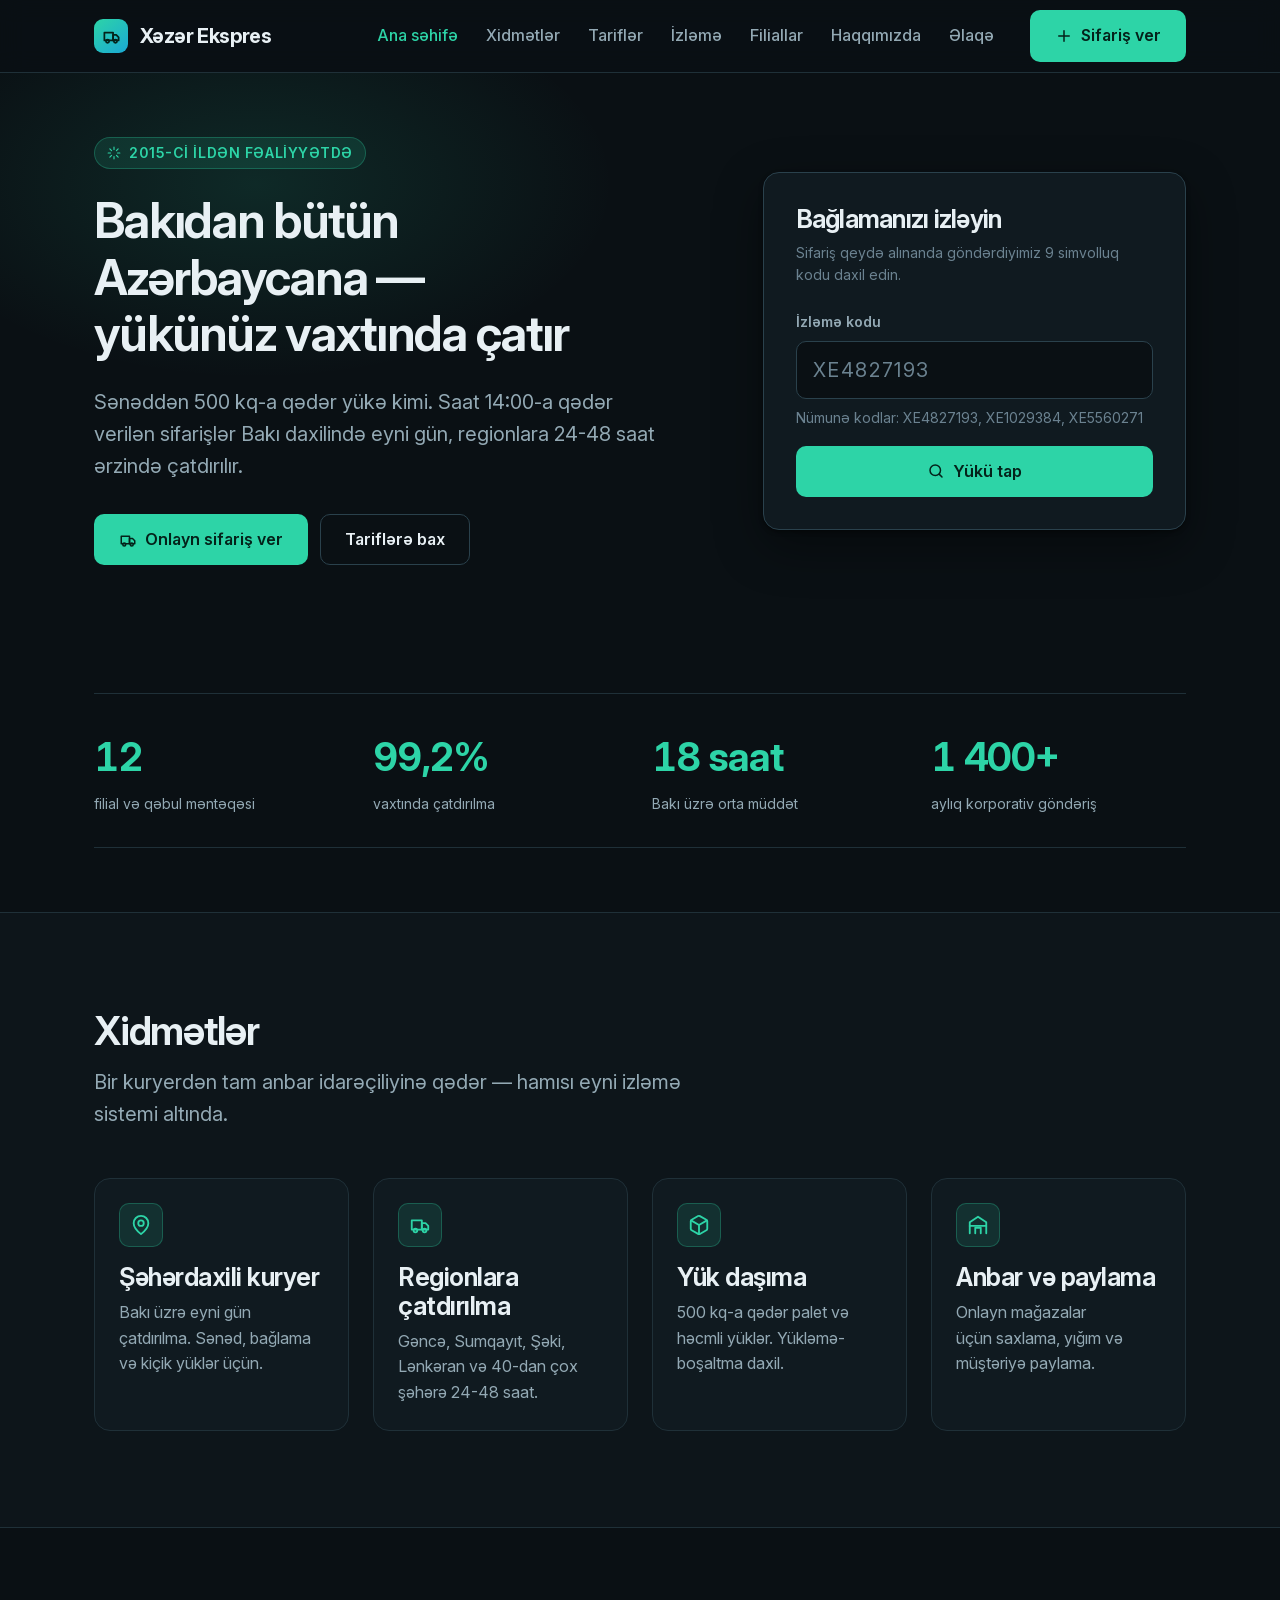
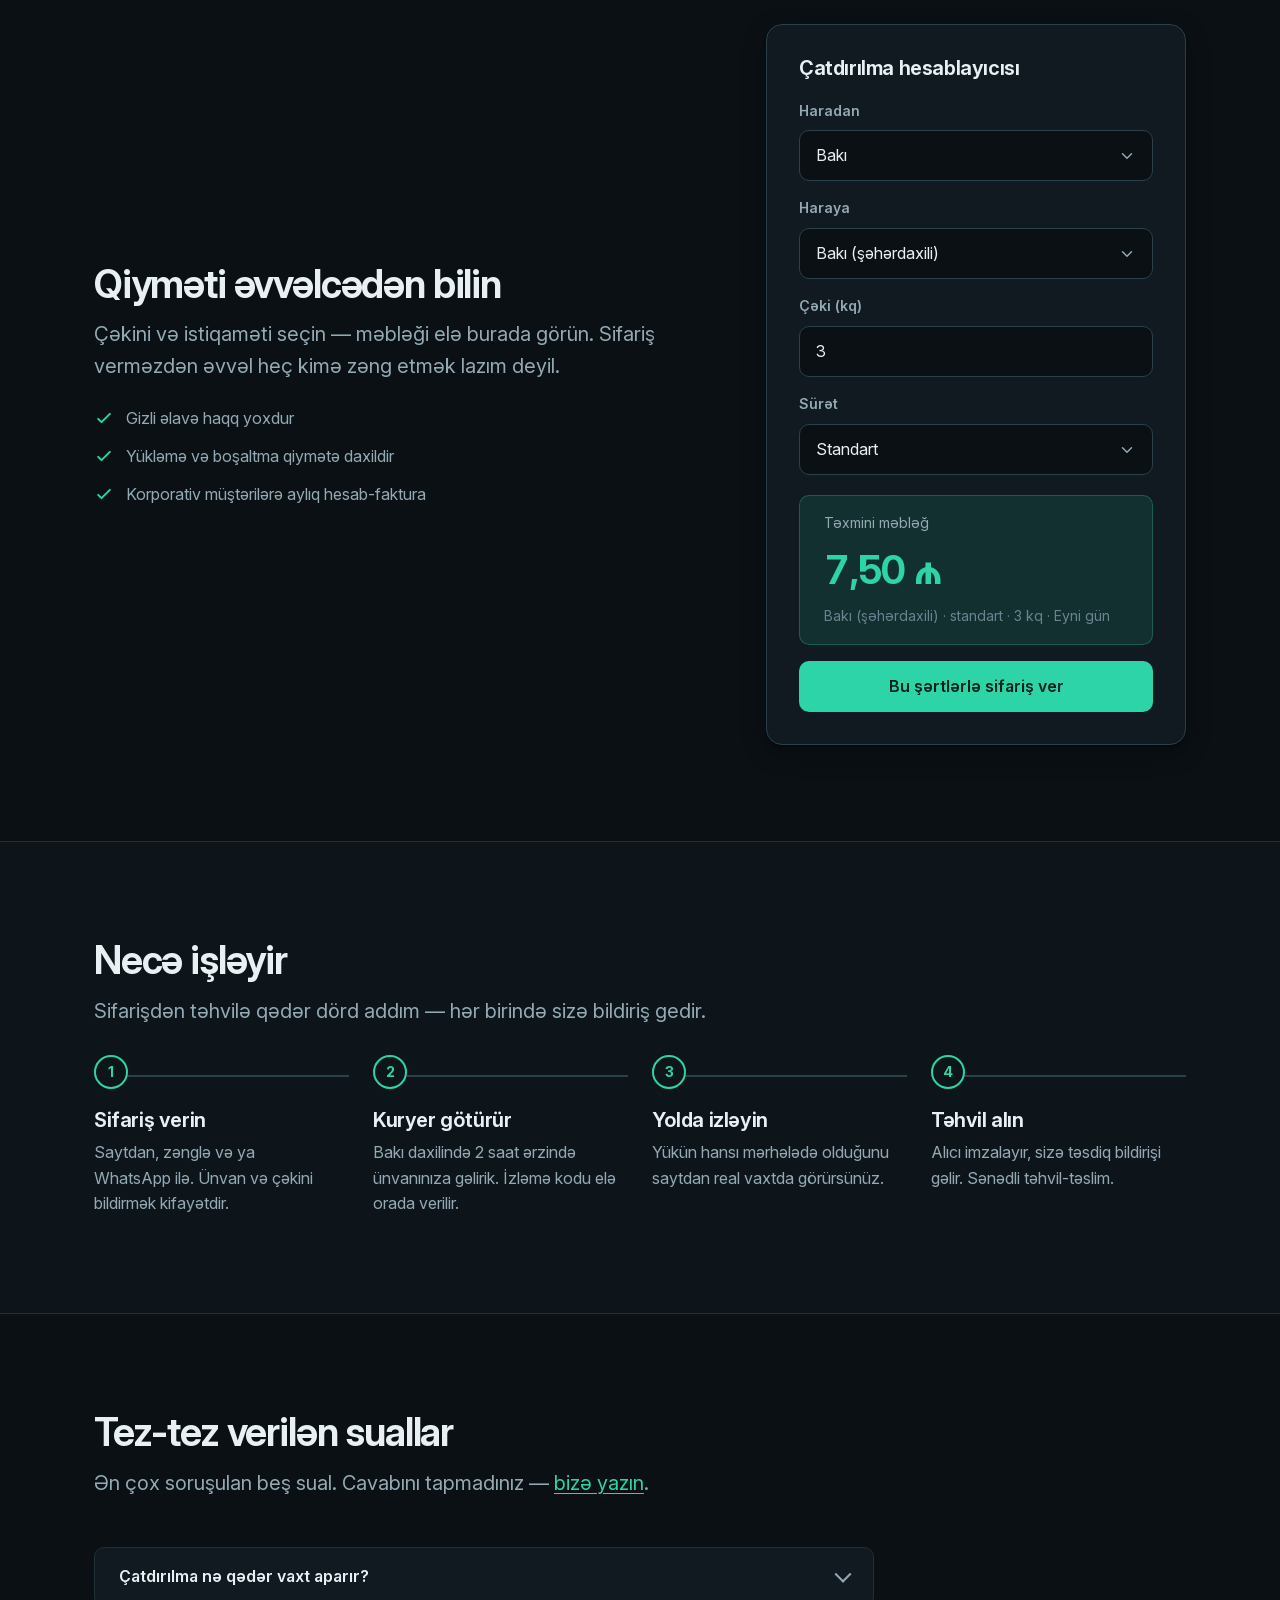
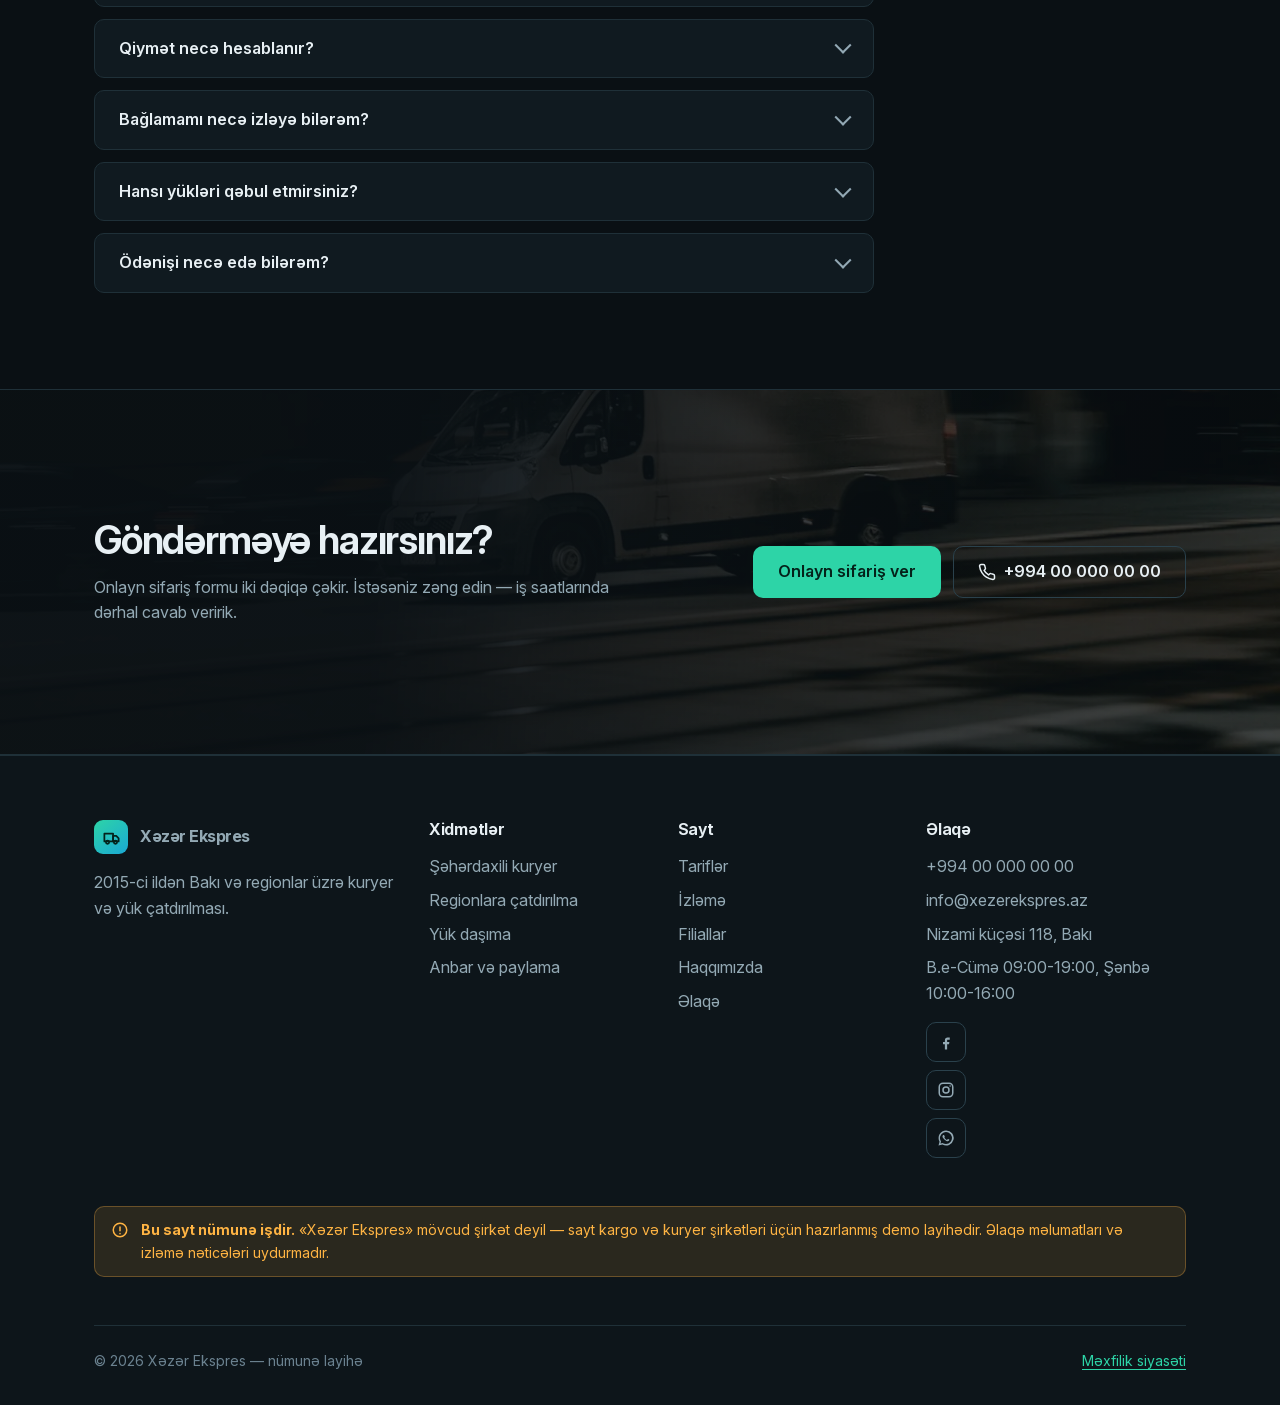
<file: index.html>
<!doctype html>
<html lang="az" class="no-js">
  <head>
    <meta charset="utf-8" />
    <!-- Drops the no-js class before first paint, so the menu never flashes open. -->
    <script>document.documentElement.classList.remove("no-js");</script>
    <meta name="viewport" content="width=device-width, initial-scale=1" />
    <title>Xəzər Ekspres — Bakı və regionlara kuryer və yük çatdırılması</title>
    <meta
      name="description"
      content="Bakı üzrə eyni gün, regionlara 24-48 saat çatdırılma. Bağlamanızı izləmə kodu ilə izləyin, qiyməti əvvəlcədən hesablayın, onlayn sifariş verin."
    />
    <link rel="canonical" href="https://twenion.github.io/cargo-site-demo/" />
    <link rel="icon" href="assets/img/favicon.svg" type="image/svg+xml" />
    <link rel="stylesheet" href="assets/css/style.css" />

    <meta property="og:type" content="website" />
    <meta property="og:site_name" content="Xəzər Ekspres" />
    <meta property="og:locale" content="az_AZ" />
    <meta property="og:title" content="Xəzər Ekspres — kuryer və yük çatdırılması" />
    <meta
      property="og:description"
      content="Bakı üzrə eyni gün, regionlara 24-48 saat. İzləmə, qiymət hesablayıcısı və onlayn sifariş bir yerdə."
    />
    <meta property="og:image" content="https://twenion.github.io/cargo-site-demo/assets/img/og-cover.png" />
    <meta property="og:url" content="https://twenion.github.io/cargo-site-demo/" />
    <meta name="twitter:card" content="summary_large_image" />

    <script type="application/ld+json">
      {
        "@context": "https://schema.org",
        "@graph": [
          {
            "@type": "LocalBusiness",
            "@id": "https://twenion.github.io/cargo-site-demo/#business",
            "name": "Xəzər Ekspres",
            "description": "Bakı və Azərbaycanın regionları üzrə kuryer, bağlama və yük çatdırılması xidməti.",
            "url": "https://twenion.github.io/cargo-site-demo/",
            "telephone": "+994000000000",
            "email": "info@xezerekspres.az",
            "priceRange": "3-45 AZN",
            "currenciesAccepted": "AZN",
            "paymentAccepted": "Nağd, Kart, Bank köçürməsi",
            "address": {
              "@type": "PostalAddress",
              "streetAddress": "Nizami küçəsi 118",
              "addressLocality": "Bakı",
              "postalCode": "AZ1010",
              "addressCountry": "AZ"
            },
            "geo": { "@type": "GeoCoordinates", "latitude": 40.3777, "longitude": 49.8516 },
            "openingHoursSpecification": [
              {
                "@type": "OpeningHoursSpecification",
                "dayOfWeek": ["Monday", "Tuesday", "Wednesday", "Thursday", "Friday"],
                "opens": "09:00",
                "closes": "19:00"
              },
              {
                "@type": "OpeningHoursSpecification",
                "dayOfWeek": "Saturday",
                "opens": "10:00",
                "closes": "16:00"
              }
            ],
            "areaServed": { "@type": "Country", "name": "Azərbaycan" }
          },
          {
            "@type": "WebSite",
            "@id": "https://twenion.github.io/cargo-site-demo/#website",
            "url": "https://twenion.github.io/cargo-site-demo/",
            "name": "Xəzər Ekspres",
            "inLanguage": "az",
            "publisher": { "@id": "https://twenion.github.io/cargo-site-demo/#business" }
          },
          {
            "@type": "FAQPage",
            "mainEntity": [
              {
                "@type": "Question",
                "name": "Çatdırılma nə qədər vaxt aparır?",
                "acceptedAnswer": {
                  "@type": "Answer",
                  "text": "Bakı daxilində saat 14:00-a qədər verilən sifarişlər eyni gün çatdırılır. Regionlara çatdırılma 24-48 saat arasında dəyişir."
                }
              },
              {
                "@type": "Question",
                "name": "Qiymət necə hesablanır?",
                "acceptedAnswer": {
                  "@type": "Answer",
                  "text": "Qiymət çəkiyə və istiqamətə görə müəyyən olunur. Saytdakı hesablayıcı ilə sifariş verməzdən əvvəl dəqiq məbləği görə bilərsiniz."
                }
              },
              {
                "@type": "Question",
                "name": "Bağlamamı necə izləyə bilərəm?",
                "acceptedAnswer": {
                  "@type": "Answer",
                  "text": "Sifariş qeydə alınanda sizə 9 simvoldan ibarət izləmə kodu göndərilir. Kodu saytın yuxarısındakı xanaya yazıb yükünüzün hazırkı mərhələsini görə bilərsiniz."
                }
              },
              {
                "@type": "Question",
                "name": "Hansı yükləri qəbul etmirsiniz?",
                "acceptedAnswer": {
                  "@type": "Answer",
                  "text": "Partlayıcı və yanacaq maddələri, silah, narkotik vasitələr, canlı heyvan və tez xarab olan qida məhsulları qəbul edilmir."
                }
              },
              {
                "@type": "Question",
                "name": "Ödənişi necə edə bilərəm?",
                "acceptedAnswer": {
                  "@type": "Answer",
                  "text": "Nağd, kartla və ya bank köçürməsi ilə. Korporativ müştərilər üçün aylıq hesab-faktura ilə ödəniş mümkündür."
                }
              }
            ]
          }
        ]
      }
    </script>
  </head>

  <body>
    <a class="skip-link" href="#main">Əsas məzmuna keç</a>

    <header class="site-header">
      <div class="wrap site-header__inner">
        <a class="logo" href="index.html">
          <span class="logo__mark" aria-hidden="true">
            <svg viewBox="0 0 24 24" fill="none" stroke="currentColor" stroke-width="2.2" stroke-linecap="round" stroke-linejoin="round">
              <path d="M3 7h11v10H3z" /><path d="M14 10h4l3 3v4h-7z" />
              <circle cx="7" cy="18" r="2" /><circle cx="17" cy="18" r="2" />
            </svg>
          </span>
          Xəzər Ekspres
        </a>

        <button class="nav-toggle" type="button" aria-expanded="false" aria-controls="main-nav">
          <span class="visually-hidden">Menyunu aç</span>
          <svg class="nav-toggle__open" viewBox="0 0 24 24" fill="none" stroke="currentColor" stroke-width="2" stroke-linecap="round" aria-hidden="true">
            <path d="M4 7h16M4 12h16M4 17h16" />
          </svg>
          <svg class="nav-toggle__close" viewBox="0 0 24 24" fill="none" stroke="currentColor" stroke-width="2" stroke-linecap="round" aria-hidden="true">
            <path d="M6 6l12 12M18 6L6 18" />
          </svg>
        </button>

        <nav class="nav" id="main-nav" aria-label="Əsas menyu">
          <ul class="nav__list">
            <li><a class="nav__link" href="index.html" aria-current="page">Ana səhifə</a></li>
            <li><a class="nav__link" href="xidmetler.html">Xidmətlər</a></li>
            <li><a class="nav__link" href="tarifler.html">Tariflər</a></li>
            <li><a class="nav__link" href="izleme.html">İzləmə</a></li>
            <li><a class="nav__link" href="filiallar.html">Filiallar</a></li>
            <li><a class="nav__link" href="haqqimizda.html">Haqqımızda</a></li>
            <li><a class="nav__link" href="elaqe.html">Əlaqə</a></li>
          </ul>
        </nav>

        <a class="btn btn--primary header-cta" href="sifaris.html">
          <svg viewBox="0 0 24 24" fill="none" stroke="currentColor" stroke-width="2" stroke-linecap="round" stroke-linejoin="round" aria-hidden="true">
            <path d="M12 5v14M5 12h14" />
          </svg>
          Sifariş ver
        </a>
      </div>
    </header>

    <main id="main">
      <!-- Hero: the tracking box is the first thing a returning customer needs,
           so it sits above everything else rather than in a sub-page. -->
      <section class="hero">
        <div class="wrap hero__inner">
          <div class="hero__copy">
            <p class="eyebrow">
              <svg viewBox="0 0 24 24" fill="none" stroke="currentColor" stroke-width="2" stroke-linecap="round" aria-hidden="true">
                <path d="M12 2v4M12 18v4M4.9 4.9l2.9 2.9M16.2 16.2l2.9 2.9M2 12h4M18 12h4M4.9 19.1l2.9-2.9M16.2 7.8l2.9-2.9" />
              </svg>
              2015-ci ildən fəaliyyətdə
            </p>
            <h1>Bakıdan bütün Azərbaycana — yükünüz vaxtında çatır</h1>
            <p class="hero__lede">
              Sənəddən 500 kq-a qədər yükə kimi. Saat 14:00-a qədər verilən sifarişlər Bakı
              daxilində eyni gün, regionlara 24-48 saat ərzində çatdırılır.
            </p>
            <div class="hero__actions">
              <a class="btn btn--primary" href="sifaris.html">
                <svg viewBox="0 0 24 24" fill="none" stroke="currentColor" stroke-width="2" stroke-linecap="round" stroke-linejoin="round" aria-hidden="true">
                  <path d="M3 7h11v10H3z" /><path d="M14 10h4l3 3v4h-7z" />
                  <circle cx="7" cy="18" r="2" /><circle cx="17" cy="18" r="2" />
                </svg>
                Onlayn sifariş ver
              </a>
              <a class="btn btn--ghost" href="tarifler.html">Tariflərə bax</a>
            </div>
          </div>

          <div class="track-box">
            <h2 class="track-box__title">Bağlamanızı izləyin</h2>
            <p class="dim">Sifariş qeydə alınanda göndərdiyimiz 9 simvolluq kodu daxil edin.</p>
            <form class="track-form" action="izleme.html" method="get" data-track-form>
              <div class="field">
                <label for="track-code">İzləmə kodu</label>
                <input
                  class="input"
                  id="track-code"
                  name="kod"
                  type="text"
                  inputmode="latin"
                  autocomplete="off"
                  placeholder="XE4827193"
                  pattern="[A-Za-z]{2}[0-9]{7}"
                  maxlength="9"
                  required
                  aria-describedby="track-hint"
                />
                <p class="field-error" data-error>Kod 2 hərf və 7 rəqəmdən ibarət olmalıdır. Nümunə: XE4827193</p>
                <p class="dim" id="track-hint">Nümunə kodlar: XE4827193, XE1029384, XE5560271</p>
              </div>
              <button class="btn btn--primary btn--block" type="submit">
                <svg viewBox="0 0 24 24" fill="none" stroke="currentColor" stroke-width="2" stroke-linecap="round" aria-hidden="true">
                  <circle cx="11" cy="11" r="7" /><path d="m20 20-3.5-3.5" />
                </svg>
                Yükü tap
              </button>
            </form>
          </div>
        </div>
      </section>

      <!-- Numbers a courier customer actually asks about. -->
      <section class="section--tight stats">
        <div class="wrap">
          <ul class="stats__list">
            <li><strong>12</strong><span>filial və qəbul məntəqəsi</span></li>
            <li><strong>99,2%</strong><span>vaxtında çatdırılma</span></li>
            <li><strong>18 saat</strong><span>Bakı üzrə orta müddət</span></li>
            <li><strong>1 400+</strong><span>aylıq korporativ göndəriş</span></li>
          </ul>
        </div>
      </section>

      <section class="section section--alt" id="xidmetler">
        <div class="wrap">
          <div class="section-head">
            <h2>Xidmətlər</h2>
            <p>Bir kuryerdən tam anbar idarəçiliyinə qədər — hamısı eyni izləmə sistemi altında.</p>
          </div>

          <div class="grid grid--4">
            <article class="card card--link">
              <span class="card-icon" aria-hidden="true">
                <svg viewBox="0 0 24 24" fill="none" stroke="currentColor" stroke-width="2" stroke-linecap="round" stroke-linejoin="round">
                  <circle cx="12" cy="10" r="3" /><path d="M12 2a8 8 0 0 0-8 8c0 5.4 8 12 8 12s8-6.6 8-12a8 8 0 0 0-8-8z" />
                </svg>
              </span>
              <h3>Şəhərdaxili kuryer</h3>
              <p>Bakı üzrə eyni gün çatdırılma. Sənəd, bağlama və kiçik yüklər üçün.</p>
            </article>

            <article class="card card--link">
              <span class="card-icon" aria-hidden="true">
                <svg viewBox="0 0 24 24" fill="none" stroke="currentColor" stroke-width="2" stroke-linecap="round" stroke-linejoin="round">
                  <path d="M3 7h11v10H3z" /><path d="M14 10h4l3 3v4h-7z" />
                  <circle cx="7" cy="18" r="2" /><circle cx="17" cy="18" r="2" />
                </svg>
              </span>
              <h3>Regionlara çatdırılma</h3>
              <p>Gəncə, Sumqayıt, Şəki, Lənkəran və 40-dan çox şəhərə 24-48 saat.</p>
            </article>

            <article class="card card--link">
              <span class="card-icon" aria-hidden="true">
                <svg viewBox="0 0 24 24" fill="none" stroke="currentColor" stroke-width="2" stroke-linecap="round" stroke-linejoin="round">
                  <path d="M21 16V8a2 2 0 0 0-1-1.73l-7-4a2 2 0 0 0-2 0l-7 4A2 2 0 0 0 3 8v8a2 2 0 0 0 1 1.73l7 4a2 2 0 0 0 2 0l7-4A2 2 0 0 0 21 16z" />
                  <path d="m3.3 7 8.7 5 8.7-5M12 22V12" />
                </svg>
              </span>
              <h3>Yük daşıma</h3>
              <p>500 kq-a qədər palet və həcmli yüklər. Yükləmə-boşaltma daxil.</p>
            </article>

            <article class="card card--link">
              <span class="card-icon" aria-hidden="true">
                <svg viewBox="0 0 24 24" fill="none" stroke="currentColor" stroke-width="2" stroke-linecap="round" stroke-linejoin="round">
                  <path d="M3 21V9l9-6 9 6v12" /><path d="M9 21v-6h6v6" /><path d="M3 13h18" />
                </svg>
              </span>
              <h3>Anbar və paylama</h3>
              <p>Onlayn mağazalar üçün saxlama, yığım və müştəriyə paylama.</p>
            </article>
          </div>
        </div>
      </section>

      <!-- Price calculator: the second core feature. Works as a plain form
           without JS, and updates live when JS is available. -->
      <section class="section" id="hesablayici">
        <div class="wrap calc">
          <div class="calc__copy">
            <div class="section-head">
              <h2>Qiyməti əvvəlcədən bilin</h2>
              <p>
                Çəkini və istiqaməti seçin — məbləği elə burada görün. Sifariş verməzdən əvvəl
                heç kimə zəng etmək lazım deyil.
              </p>
            </div>
            <ul class="tick-list">
              <li>
                <svg viewBox="0 0 24 24" fill="none" stroke="currentColor" stroke-width="2.4" stroke-linecap="round" stroke-linejoin="round" aria-hidden="true"><path d="m5 13 4 4L19 7" /></svg>
                Gizli əlavə haqq yoxdur
              </li>
              <li>
                <svg viewBox="0 0 24 24" fill="none" stroke="currentColor" stroke-width="2.4" stroke-linecap="round" stroke-linejoin="round" aria-hidden="true"><path d="m5 13 4 4L19 7" /></svg>
                Yükləmə və boşaltma qiymətə daxildir
              </li>
              <li>
                <svg viewBox="0 0 24 24" fill="none" stroke="currentColor" stroke-width="2.4" stroke-linecap="round" stroke-linejoin="round" aria-hidden="true"><path d="m5 13 4 4L19 7" /></svg>
                Korporativ müştərilərə aylıq hesab-faktura
              </li>
            </ul>
          </div>

          <form class="calc__panel" data-calc-form>
            <h3 class="calc__title">Çatdırılma hesablayıcısı</h3>

            <div class="field">
              <label for="calc-from">Haradan</label>
              <select class="select" id="calc-from" name="from" data-calc-from>
                <option value="baku">Bakı</option>
                <option value="sumqayit">Sumqayıt</option>
                <option value="gence">Gəncə</option>
              </select>
            </div>

            <div class="field">
              <label for="calc-to">Haraya</label>
              <select class="select" id="calc-to" name="to" data-calc-to>
                <option value="baku">Bakı (şəhərdaxili)</option>
                <option value="sumqayit">Sumqayıt / Abşeron</option>
                <option value="region-yaxin">Yaxın regionlar (Gəncə, Şəki, Quba)</option>
                <option value="region-uzaq">Uzaq regionlar (Lənkəran, Zaqatala, Naxçıvan)</option>
              </select>
            </div>

            <div class="field">
              <label for="calc-weight">Çəki (kq)</label>
              <input class="input" id="calc-weight" name="weight" type="number" min="0.5" max="500" step="0.5" value="3" data-calc-weight />
            </div>

            <div class="field">
              <label for="calc-speed">Sürət</label>
              <select class="select" id="calc-speed" name="speed" data-calc-speed>
                <option value="standart">Standart</option>
                <option value="tecili">Təcili (+50%)</option>
              </select>
            </div>

            <output class="calc__result" data-calc-output>
              <span class="calc__result-label">Təxmini məbləğ</span>
              <span class="calc__result-value" data-calc-price>7,50 ₼</span>
              <span class="calc__result-note" data-calc-note>Bakı daxili · standart · 3 kq</span>
            </output>

            <noscript>
              <p class="dim">
                Dəqiq məbləği <a href="tarifler.html">tariflər cədvəlində</a> görə bilərsiniz.
              </p>
            </noscript>

            <a class="btn btn--primary btn--block" href="sifaris.html">Bu şərtlərlə sifariş ver</a>
          </form>
        </div>
      </section>

      <section class="section section--alt">
        <div class="wrap">
          <div class="section-head">
            <h2>Necə işləyir</h2>
            <p>Sifarişdən təhvilə qədər dörd addım — hər birində sizə bildiriş gedir.</p>
          </div>

          <ol class="steps">
            <li class="steps__item">
              <span class="steps__num">1</span>
              <h3>Sifariş verin</h3>
              <p>Saytdan, zənglə və ya WhatsApp ilə. Ünvan və çəkini bildirmək kifayətdir.</p>
            </li>
            <li class="steps__item">
              <span class="steps__num">2</span>
              <h3>Kuryer götürür</h3>
              <p>Bakı daxilində 2 saat ərzində ünvanınıza gəlirik. İzləmə kodu elə orada verilir.</p>
            </li>
            <li class="steps__item">
              <span class="steps__num">3</span>
              <h3>Yolda izləyin</h3>
              <p>Yükün hansı mərhələdə olduğunu saytdan real vaxtda görürsünüz.</p>
            </li>
            <li class="steps__item">
              <span class="steps__num">4</span>
              <h3>Təhvil alın</h3>
              <p>Alıcı imzalayır, sizə təsdiq bildirişi gəlir. Sənədli təhvil-təslim.</p>
            </li>
          </ol>
        </div>
      </section>

      <section class="section">
        <div class="wrap faq">
          <div class="section-head">
            <h2>Tez-tez verilən suallar</h2>
            <p>Ən çox soruşulan beş sual. Cavabını tapmadınız — <a href="elaqe.html">bizə yazın</a>.</p>
          </div>

          <div class="faq__list">
            <details class="faq__item">
              <summary>Çatdırılma nə qədər vaxt aparır?</summary>
              <p>
                Bakı daxilində saat 14:00-a qədər verilən sifarişlər eyni gün çatdırılır.
                Regionlara çatdırılma 24-48 saat arasında dəyişir — dəqiq müddət
                <a href="tarifler.html">tariflər səhifəsində</a> istiqamətə görə göstərilib.
              </p>
            </details>

            <details class="faq__item">
              <summary>Qiymət necə hesablanır?</summary>
              <p>
                Qiymət çəkiyə və istiqamətə görə müəyyən olunur. Yuxarıdakı hesablayıcı ilə
                sifariş verməzdən əvvəl dəqiq məbləği görə bilərsiniz. Yükləmə-boşaltma
                qiymətə daxildir.
              </p>
            </details>

            <details class="faq__item">
              <summary>Bağlamamı necə izləyə bilərəm?</summary>
              <p>
                Sifariş qeydə alınanda sizə 9 simvoldan ibarət izləmə kodu göndərilir
                (məsələn XE4827193). Kodu <a href="izleme.html">izləmə səhifəsinə</a> yazıb
                yükünüzün hazırkı mərhələsini görə bilərsiniz.
              </p>
            </details>

            <details class="faq__item">
              <summary>Hansı yükləri qəbul etmirsiniz?</summary>
              <p>
                Partlayıcı və yanacaq maddələri, silah, narkotik vasitələr, canlı heyvan və
                tez xarab olan qida məhsulları qəbul edilmir. Şübhəniz varsa, göndərməzdən
                əvvəl bizimlə dəqiqləşdirin.
              </p>
            </details>

            <details class="faq__item">
              <summary>Ödənişi necə edə bilərəm?</summary>
              <p>
                Nağd, kartla və ya bank köçürməsi ilə. Korporativ müştərilər üçün aylıq
                hesab-faktura ilə ödəniş mümkündür.
              </p>
            </details>
          </div>
        </div>
      </section>

      <section class="section cta cta--photo">
        <div class="wrap cta__inner">
          <div>
            <h2>Göndərməyə hazırsınız?</h2>
            <p class="muted">
              Onlayn sifariş formu iki dəqiqə çəkir. İstəsəniz zəng edin — iş saatlarında
              dərhal cavab veririk.
            </p>
          </div>
          <div class="cta__actions">
            <a class="btn btn--primary" href="sifaris.html">Onlayn sifariş ver</a>
            <a class="btn btn--ghost" href="tel:+994000000000">
              <svg viewBox="0 0 24 24" fill="none" stroke="currentColor" stroke-width="2" stroke-linecap="round" stroke-linejoin="round" aria-hidden="true">
                <path d="M22 16.9v3a2 2 0 0 1-2.2 2 19.8 19.8 0 0 1-8.6-3.1 19.5 19.5 0 0 1-6-6A19.8 19.8 0 0 1 2.1 4.2 2 2 0 0 1 4.1 2h3a2 2 0 0 1 2 1.7c.1 1 .4 1.9.7 2.8a2 2 0 0 1-.5 2.1L8.1 9.9a16 16 0 0 0 6 6l1.3-1.3a2 2 0 0 1 2.1-.4c.9.3 1.8.6 2.8.7a2 2 0 0 1 1.7 2z" />
              </svg>
              +994 00 000 00 00
            </a>
          </div>
        </div>
      </section>
    </main>

    <footer class="site-footer">
      <div class="wrap">
        <div class="footer-grid">
          <div class="footer-col">
            <a class="logo" href="index.html">
              <span class="logo__mark" aria-hidden="true">
                <svg viewBox="0 0 24 24" fill="none" stroke="currentColor" stroke-width="2.2" stroke-linecap="round" stroke-linejoin="round">
                  <path d="M3 7h11v10H3z" /><path d="M14 10h4l3 3v4h-7z" />
                  <circle cx="7" cy="18" r="2" /><circle cx="17" cy="18" r="2" />
                </svg>
              </span>
              Xəzər Ekspres
            </a>
            <p class="muted" style="margin-top: var(--s-4)">
              2015-ci ildən Bakı və regionlar üzrə kuryer və yük çatdırılması.
            </p>
          </div>

          <div class="footer-col">
            <h4>Xidmətlər</h4>
            <ul>
              <li><a href="xidmetler.html">Şəhərdaxili kuryer</a></li>
              <li><a href="xidmetler.html">Regionlara çatdırılma</a></li>
              <li><a href="xidmetler.html">Yük daşıma</a></li>
              <li><a href="xidmetler.html">Anbar və paylama</a></li>
            </ul>
          </div>

          <div class="footer-col">
            <h4>Sayt</h4>
            <ul>
              <li><a href="tarifler.html">Tariflər</a></li>
              <li><a href="izleme.html">İzləmə</a></li>
              <li><a href="filiallar.html">Filiallar</a></li>
              <li><a href="haqqimizda.html">Haqqımızda</a></li>
              <li><a href="elaqe.html">Əlaqə</a></li>
            </ul>
          </div>

          <div class="footer-col">
            <h4>Əlaqə</h4>
            <ul>
              <li><a href="tel:+994000000000">+994 00 000 00 00</a></li>
              <li><a href="mailto:info@xezerekspres.az">info@xezerekspres.az</a></li>
              <li class="muted">Nizami küçəsi 118, Bakı</li>
              <li class="muted">B.e-Cümə 09:00-19:00, Şənbə 10:00-16:00</li>
            </ul>
            <ul class="social" style="margin-top: var(--s-4)">
              <li>
                <a href="https://www.facebook.com/" rel="noopener nofollow" target="_blank">
                  <span class="visually-hidden">Facebook səhifəmiz</span>
                  <svg viewBox="0 0 24 24" fill="currentColor" aria-hidden="true"><path d="M14 9h3V6h-3c-2 0-3.5 1.6-3.5 3.5V12H8v3h2.5v7h3v-7H16l.5-3h-3V9.5c0-.3.2-.5.5-.5z" /></svg>
                </a>
              </li>
              <li>
                <a href="https://www.instagram.com/" rel="noopener nofollow" target="_blank">
                  <span class="visually-hidden">Instagram səhifəmiz</span>
                  <svg viewBox="0 0 24 24" fill="none" stroke="currentColor" stroke-width="2" aria-hidden="true"><rect x="3" y="3" width="18" height="18" rx="5" /><circle cx="12" cy="12" r="4" /><circle cx="17.5" cy="6.5" r="1" fill="currentColor" stroke="none" /></svg>
                </a>
              </li>
              <li>
                <a href="https://wa.me/994000000000" rel="noopener nofollow" target="_blank">
                  <span class="visually-hidden">WhatsApp ilə yazın</span>
                  <svg viewBox="0 0 24 24" fill="currentColor" aria-hidden="true"><path d="M12 2a10 10 0 0 0-8.6 15L2 22l5.2-1.4A10 10 0 1 0 12 2zm0 18a8 8 0 0 1-4.1-1.1l-.3-.2-3 .8.8-2.9-.2-.3A8 8 0 1 1 12 20zm4.4-5.8c-.2-.1-1.4-.7-1.6-.8-.2-.1-.4-.1-.5.1l-.7.9c-.1.2-.3.2-.5.1a6.5 6.5 0 0 1-3.2-2.8c-.1-.2 0-.4.1-.5l.4-.5c.1-.2.1-.3 0-.5l-.7-1.7c-.2-.4-.4-.4-.5-.4h-.5c-.2 0-.5.1-.7.3-.9.9-.9 2.1-.1 3.4a9.4 9.4 0 0 0 4.6 4.1c1.5.6 2.5.5 3.2-.1.3-.3.6-.8.7-1.2.1-.3 0-.4-.2-.5z" /></svg>
                </a>
              </li>
            </ul>
          </div>
        </div>

        <div class="demo-notice" style="margin-top: var(--s-7)">
          <svg viewBox="0 0 24 24" fill="none" stroke="currentColor" stroke-width="2" stroke-linecap="round" aria-hidden="true">
            <circle cx="12" cy="12" r="9" /><path d="M12 8v5M12 16.5v.5" />
          </svg>
          <span>
            <strong>Bu sayt nümunə işdir.</strong> «Xəzər Ekspres» mövcud şirkət deyil —
            sayt kargo və kuryer şirkətləri üçün hazırlanmış demo layihədir. Əlaqə
            məlumatları və izləmə nəticələri uydurmadır.
          </span>
        </div>

        <div class="footer-bottom">
          <p>© 2026 Xəzər Ekspres — nümunə layihə</p>
          <p><a href="mexfilik.html">Məxfilik siyasəti</a></p>
        </div>
      </div>
    </footer>

    <script src="assets/js/data.js" defer></script>
    <script src="assets/js/site.js" defer></script>
  </body>
</html>
</file>
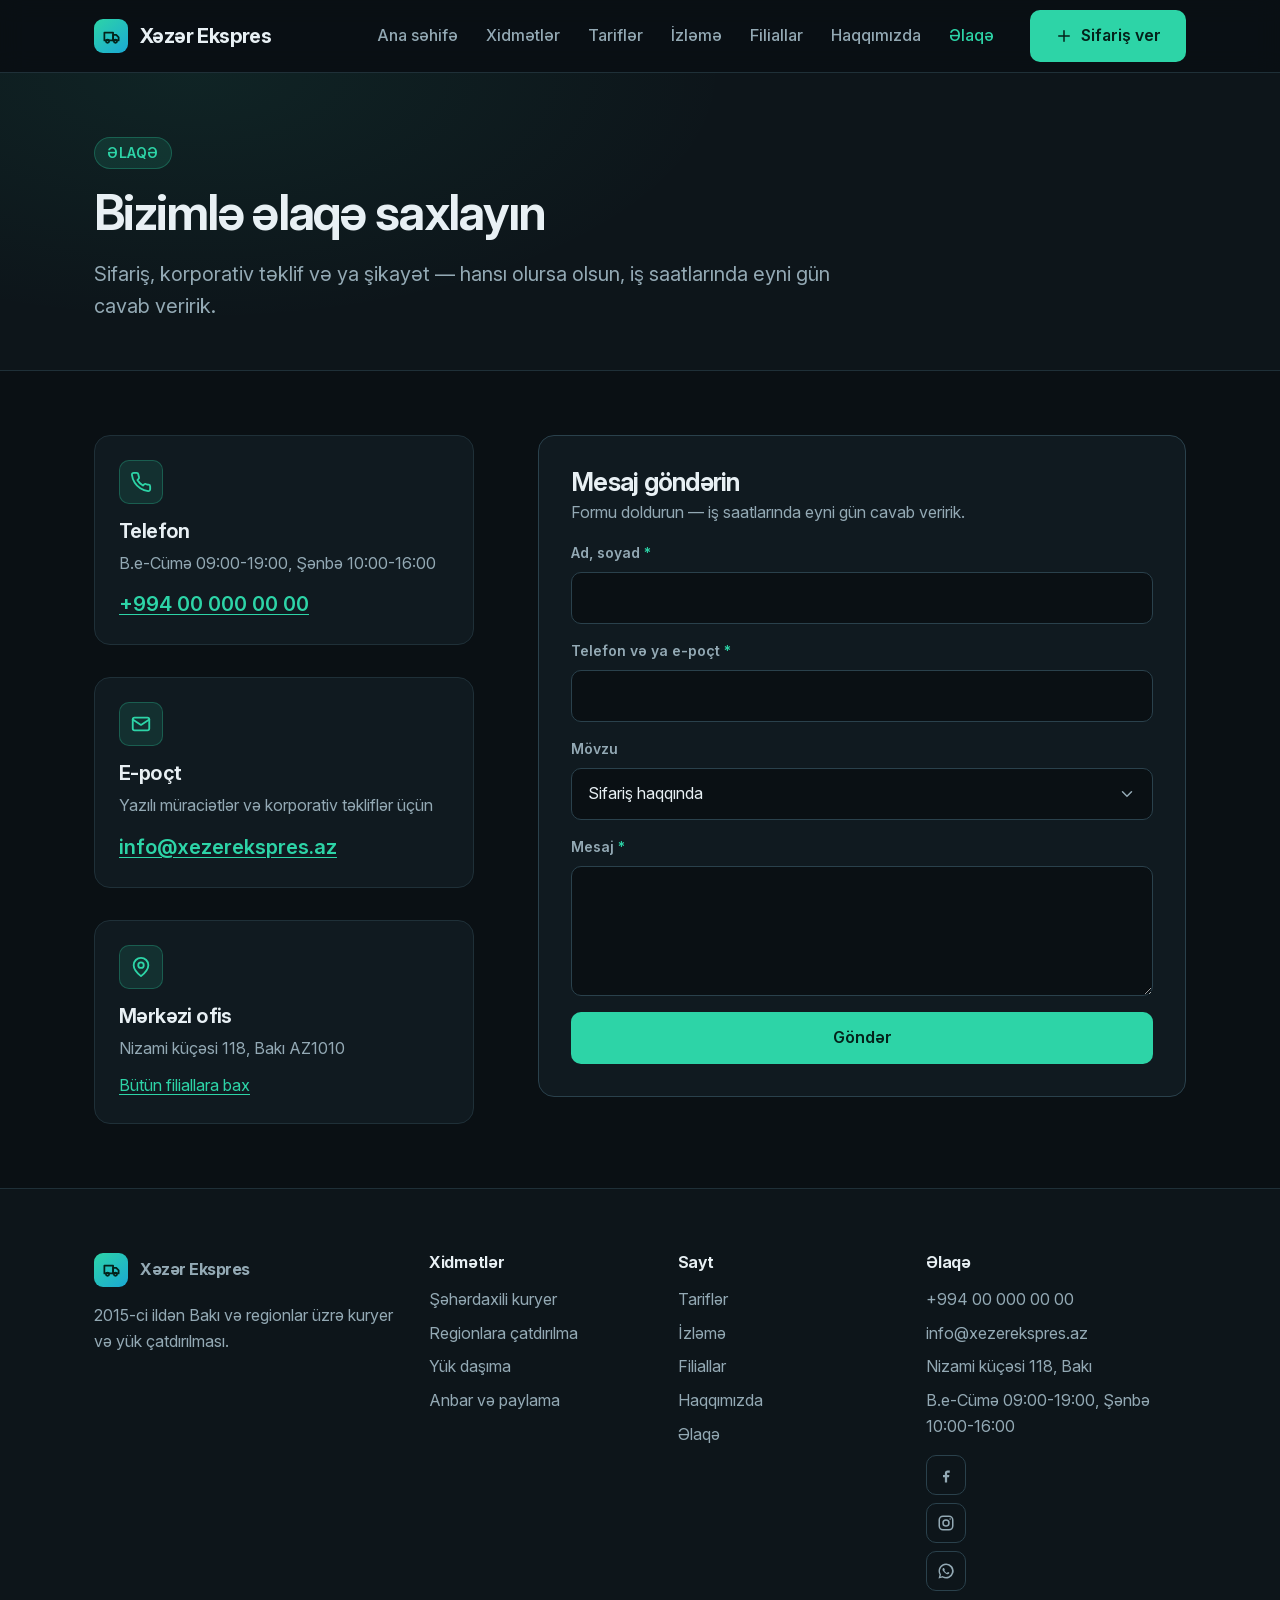
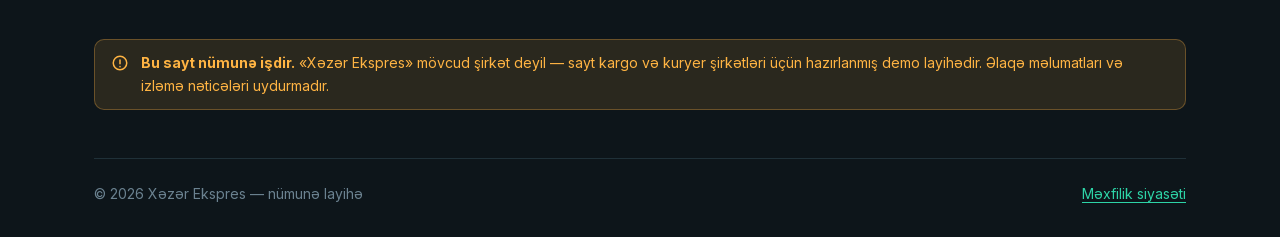
<file: elaqe.html>
<!doctype html>
<html lang="az" class="no-js">
  <head>
    <meta charset="utf-8" />
    <!-- Drops the no-js class before first paint, so the menu never flashes open. -->
    <script>document.documentElement.classList.remove("no-js");</script>
    <meta name="viewport" content="width=device-width, initial-scale=1" />
    <title>Əlaqə — telefon, e-poçt və ünvan | Xəzər Ekspres</title>
    <meta name="description" content="Telefon +994 00 000 00 00, e-poçt info@xezerekspres.az, mərkəzi ofis Nizami küçəsi 118, Bakı. Mesaj formu ilə də yaza bilərsiniz." />
    <link rel="canonical" href="https://twenion.github.io/cargo-site-demo/elaqe.html" />
    <link rel="icon" href="assets/img/favicon.svg" type="image/svg+xml" />
    <link rel="stylesheet" href="assets/css/style.css" />

    <meta property="og:type" content="website" />
    <meta property="og:site_name" content="Xəzər Ekspres" />
    <meta property="og:locale" content="az_AZ" />
    <meta property="og:title" content="Əlaqə" />
    <meta property="og:description" content="Telefon, e-poçt, ünvan və mesaj formu." />
    <meta property="og:image" content="https://twenion.github.io/cargo-site-demo/assets/img/og-cover.png" />
    <meta property="og:url" content="https://twenion.github.io/cargo-site-demo/elaqe.html" />
    <meta name="twitter:card" content="summary_large_image" />

    <script type="application/ld+json">
      {
        "@context": "https://schema.org",
        "@type": "BreadcrumbList",
        "itemListElement": [
          { "@type": "ListItem", "position": 1, "name": "Ana səhifə", "item": "https://twenion.github.io/cargo-site-demo/" },
          { "@type": "ListItem", "position": 2, "name": "Əlaqə", "item": "https://twenion.github.io/cargo-site-demo/elaqe.html" }
        ]
      }
    </script>
  </head>

  <body>
    <a class="skip-link" href="#main">Əsas məzmuna keç</a>

    <header class="site-header">
      <div class="wrap site-header__inner">
        <a class="logo" href="index.html">
          <span class="logo__mark" aria-hidden="true">
            <svg viewBox="0 0 24 24" fill="none" stroke="currentColor" stroke-width="2.2" stroke-linecap="round" stroke-linejoin="round">
              <path d="M3 7h11v10H3z" /><path d="M14 10h4l3 3v4h-7z" />
              <circle cx="7" cy="18" r="2" /><circle cx="17" cy="18" r="2" />
            </svg>
          </span>
          Xəzər Ekspres
        </a>

        <button class="nav-toggle" type="button" aria-expanded="false" aria-controls="main-nav">
          <span class="visually-hidden">Menyunu aç</span>
          <svg class="nav-toggle__open" viewBox="0 0 24 24" fill="none" stroke="currentColor" stroke-width="2" stroke-linecap="round" aria-hidden="true">
            <path d="M4 7h16M4 12h16M4 17h16" />
          </svg>
          <svg class="nav-toggle__close" viewBox="0 0 24 24" fill="none" stroke="currentColor" stroke-width="2" stroke-linecap="round" aria-hidden="true">
            <path d="M6 6l12 12M18 6L6 18" />
          </svg>
        </button>

        <nav class="nav" id="main-nav" aria-label="Əsas menyu">
          <ul class="nav__list">
            <li><a class="nav__link" href="index.html">Ana səhifə</a></li>
            <li><a class="nav__link" href="xidmetler.html">Xidmətlər</a></li>
            <li><a class="nav__link" href="tarifler.html">Tariflər</a></li>
            <li><a class="nav__link" href="izleme.html">İzləmə</a></li>
            <li><a class="nav__link" href="filiallar.html">Filiallar</a></li>
            <li><a class="nav__link" href="haqqimizda.html">Haqqımızda</a></li>
            <li><a class="nav__link" href="elaqe.html" aria-current="page">Əlaqə</a></li>
          </ul>
        </nav>

        <a class="btn btn--primary header-cta" href="sifaris.html">
          <svg viewBox="0 0 24 24" fill="none" stroke="currentColor" stroke-width="2" stroke-linecap="round" stroke-linejoin="round" aria-hidden="true">
            <path d="M12 5v14M5 12h14" />
          </svg>
          Sifariş ver
        </a>
      </div>
    </header>

    <main id="main">
      <section class="page-head">
        <div class="wrap">
          <p class="eyebrow">Əlaqə</p>
          <h1>Bizimlə əlaqə saxlayın</h1>
          <p class="page-head__lede">Sifariş, korporativ təklif və ya şikayət — hansı olursa olsun, iş saatlarında eyni gün cavab veririk.</p>
        </div>
      </section>

      <section class="section--tight">
        <div class="wrap contact">
          <div class="contact__channels stack-lg">
            <div class="card">
              <span class="card-icon" aria-hidden="true">
                <svg viewBox="0 0 24 24" fill="none" stroke="currentColor" stroke-width="2" stroke-linecap="round" stroke-linejoin="round">
                  <path d="M22 16.9v3a2 2 0 0 1-2.2 2 19.8 19.8 0 0 1-8.6-3.1 19.5 19.5 0 0 1-6-6A19.8 19.8 0 0 1 2.1 4.2 2 2 0 0 1 4.1 2h3a2 2 0 0 1 2 1.7c.1 1 .4 1.9.7 2.8a2 2 0 0 1-.5 2.1L8.1 9.9a16 16 0 0 0 6 6l1.3-1.3a2 2 0 0 1 2.1-.4c.9.3 1.8.6 2.8.7a2 2 0 0 1 1.7 2z" />
                </svg>
              </span>
              <h2>Telefon</h2>
              <p class="muted">B.e-Cümə 09:00-19:00, Şənbə 10:00-16:00</p>
              <p style="margin-top: var(--s-3)"><a class="contact__big" href="tel:+994000000000">+994 00 000 00 00</a></p>
            </div>

            <div class="card">
              <span class="card-icon" aria-hidden="true">
                <svg viewBox="0 0 24 24" fill="none" stroke="currentColor" stroke-width="2" stroke-linecap="round" stroke-linejoin="round">
                  <rect x="3" y="5" width="18" height="14" rx="2" /><path d="m3 7 9 6 9-6" />
                </svg>
              </span>
              <h2>E-poçt</h2>
              <p class="muted">Yazılı müraciətlər və korporativ təkliflər üçün</p>
              <p style="margin-top: var(--s-3)"><a class="contact__big" href="mailto:info@xezerekspres.az">info@xezerekspres.az</a></p>
            </div>

            <div class="card">
              <span class="card-icon" aria-hidden="true">
                <svg viewBox="0 0 24 24" fill="none" stroke="currentColor" stroke-width="2" stroke-linecap="round" stroke-linejoin="round">
                  <circle cx="12" cy="10" r="3" /><path d="M12 2a8 8 0 0 0-8 8c0 5.4 8 12 8 12s8-6.6 8-12a8 8 0 0 0-8-8z" />
                </svg>
              </span>
              <h2>Mərkəzi ofis</h2>
              <p class="muted">Nizami küçəsi 118, Bakı AZ1010</p>
              <p style="margin-top: var(--s-3)"><a href="filiallar.html">Bütün filiallara bax</a></p>
            </div>
          </div>

          <form class="contact__form" data-contact-form novalidate>
            <h2>Mesaj göndərin</h2>
            <p class="muted">Formu doldurun — iş saatlarında eyni gün cavab veririk.</p>

            <div class="field">
              <label for="c-name">Ad, soyad <span class="req" aria-hidden="true">*</span></label>
              <input class="input" id="c-name" name="name" type="text" autocomplete="name" required />
              <p class="field-error" data-error>Adınızı yazın.</p>
            </div>

            <div class="field">
              <label for="c-contact">Telefon və ya e-poçt <span class="req" aria-hidden="true">*</span></label>
              <input class="input" id="c-contact" name="contact" type="text" required />
              <p class="field-error" data-error>Sizə necə cavab verək? Telefon və ya e-poçt yazın.</p>
            </div>

            <div class="field">
              <label for="c-subject">Mövzu</label>
              <select class="select" id="c-subject" name="subject">
                <option value="sifaris">Sifariş haqqında</option>
                <option value="korporativ">Korporativ təklif</option>
                <option value="sikayet">Şikayət</option>
                <option value="diger">Digər</option>
              </select>
            </div>

            <div class="field">
              <label for="c-message">Mesaj <span class="req" aria-hidden="true">*</span></label>
              <textarea class="textarea" id="c-message" name="message" required></textarea>
              <p class="field-error" data-error>Mesajınızı yazın.</p>
            </div>

            <button class="btn btn--primary btn--block" type="submit">Göndər</button>
            <div class="form-status" data-form-status role="status" aria-live="polite"></div>
          </form>
        </div>
      </section>
    </main>

    <footer class="site-footer">
      <div class="wrap">
        <div class="footer-grid">
          <div class="footer-col">
            <a class="logo" href="index.html">
              <span class="logo__mark" aria-hidden="true">
                <svg viewBox="0 0 24 24" fill="none" stroke="currentColor" stroke-width="2.2" stroke-linecap="round" stroke-linejoin="round">
                  <path d="M3 7h11v10H3z" /><path d="M14 10h4l3 3v4h-7z" />
                  <circle cx="7" cy="18" r="2" /><circle cx="17" cy="18" r="2" />
                </svg>
              </span>
              Xəzər Ekspres
            </a>
            <p class="muted" style="margin-top: var(--s-4)">
              2015-ci ildən Bakı və regionlar üzrə kuryer və yük çatdırılması.
            </p>
          </div>

          <div class="footer-col">
            <h4>Xidmətlər</h4>
            <ul>
              <li><a href="xidmetler.html">Şəhərdaxili kuryer</a></li>
              <li><a href="xidmetler.html">Regionlara çatdırılma</a></li>
              <li><a href="xidmetler.html">Yük daşıma</a></li>
              <li><a href="xidmetler.html">Anbar və paylama</a></li>
            </ul>
          </div>

          <div class="footer-col">
            <h4>Sayt</h4>
            <ul>
              <li><a href="tarifler.html">Tariflər</a></li>
              <li><a href="izleme.html">İzləmə</a></li>
              <li><a href="filiallar.html">Filiallar</a></li>
              <li><a href="haqqimizda.html">Haqqımızda</a></li>
              <li><a href="elaqe.html">Əlaqə</a></li>
            </ul>
          </div>

          <div class="footer-col">
            <h4>Əlaqə</h4>
            <ul>
              <li><a href="tel:+994000000000">+994 00 000 00 00</a></li>
              <li><a href="mailto:info@xezerekspres.az">info@xezerekspres.az</a></li>
              <li class="muted">Nizami küçəsi 118, Bakı</li>
              <li class="muted">B.e-Cümə 09:00-19:00, Şənbə 10:00-16:00</li>
            </ul>
            <ul class="social" style="margin-top: var(--s-4)">
              <li>
                <a href="https://www.facebook.com/" rel="noopener nofollow" target="_blank">
                  <span class="visually-hidden">Facebook səhifəmiz</span>
                  <svg viewBox="0 0 24 24" fill="currentColor" aria-hidden="true"><path d="M14 9h3V6h-3c-2 0-3.5 1.6-3.5 3.5V12H8v3h2.5v7h3v-7H16l.5-3h-3V9.5c0-.3.2-.5.5-.5z" /></svg>
                </a>
              </li>
              <li>
                <a href="https://www.instagram.com/" rel="noopener nofollow" target="_blank">
                  <span class="visually-hidden">Instagram səhifəmiz</span>
                  <svg viewBox="0 0 24 24" fill="none" stroke="currentColor" stroke-width="2" aria-hidden="true"><rect x="3" y="3" width="18" height="18" rx="5" /><circle cx="12" cy="12" r="4" /><circle cx="17.5" cy="6.5" r="1" fill="currentColor" stroke="none" /></svg>
                </a>
              </li>
              <li>
                <a href="https://wa.me/994000000000" rel="noopener nofollow" target="_blank">
                  <span class="visually-hidden">WhatsApp ilə yazın</span>
                  <svg viewBox="0 0 24 24" fill="currentColor" aria-hidden="true"><path d="M12 2a10 10 0 0 0-8.6 15L2 22l5.2-1.4A10 10 0 1 0 12 2zm0 18a8 8 0 0 1-4.1-1.1l-.3-.2-3 .8.8-2.9-.2-.3A8 8 0 1 1 12 20zm4.4-5.8c-.2-.1-1.4-.7-1.6-.8-.2-.1-.4-.1-.5.1l-.7.9c-.1.2-.3.2-.5.1a6.5 6.5 0 0 1-3.2-2.8c-.1-.2 0-.4.1-.5l.4-.5c.1-.2.1-.3 0-.5l-.7-1.7c-.2-.4-.4-.4-.5-.4h-.5c-.2 0-.5.1-.7.3-.9.9-.9 2.1-.1 3.4a9.4 9.4 0 0 0 4.6 4.1c1.5.6 2.5.5 3.2-.1.3-.3.6-.8.7-1.2.1-.3 0-.4-.2-.5z" /></svg>
                </a>
              </li>
            </ul>
          </div>
        </div>

        <div class="demo-notice" style="margin-top: var(--s-7)">
          <svg viewBox="0 0 24 24" fill="none" stroke="currentColor" stroke-width="2" stroke-linecap="round" aria-hidden="true">
            <circle cx="12" cy="12" r="9" /><path d="M12 8v5M12 16.5v.5" />
          </svg>
          <span>
            <strong>Bu sayt nümunə işdir.</strong> «Xəzər Ekspres» mövcud şirkət deyil —
            sayt kargo və kuryer şirkətləri üçün hazırlanmış demo layihədir. Əlaqə
            məlumatları və izləmə nəticələri uydurmadır.
          </span>
        </div>

        <div class="footer-bottom">
          <p>© 2026 Xəzər Ekspres — nümunə layihə</p>
          <p><a href="mexfilik.html">Məxfilik siyasəti</a></p>
        </div>
      </div>
    </footer>

    <script src="assets/js/data.js" defer></script>
    <script src="assets/js/site.js" defer></script>
  </body>
</html>
</file>
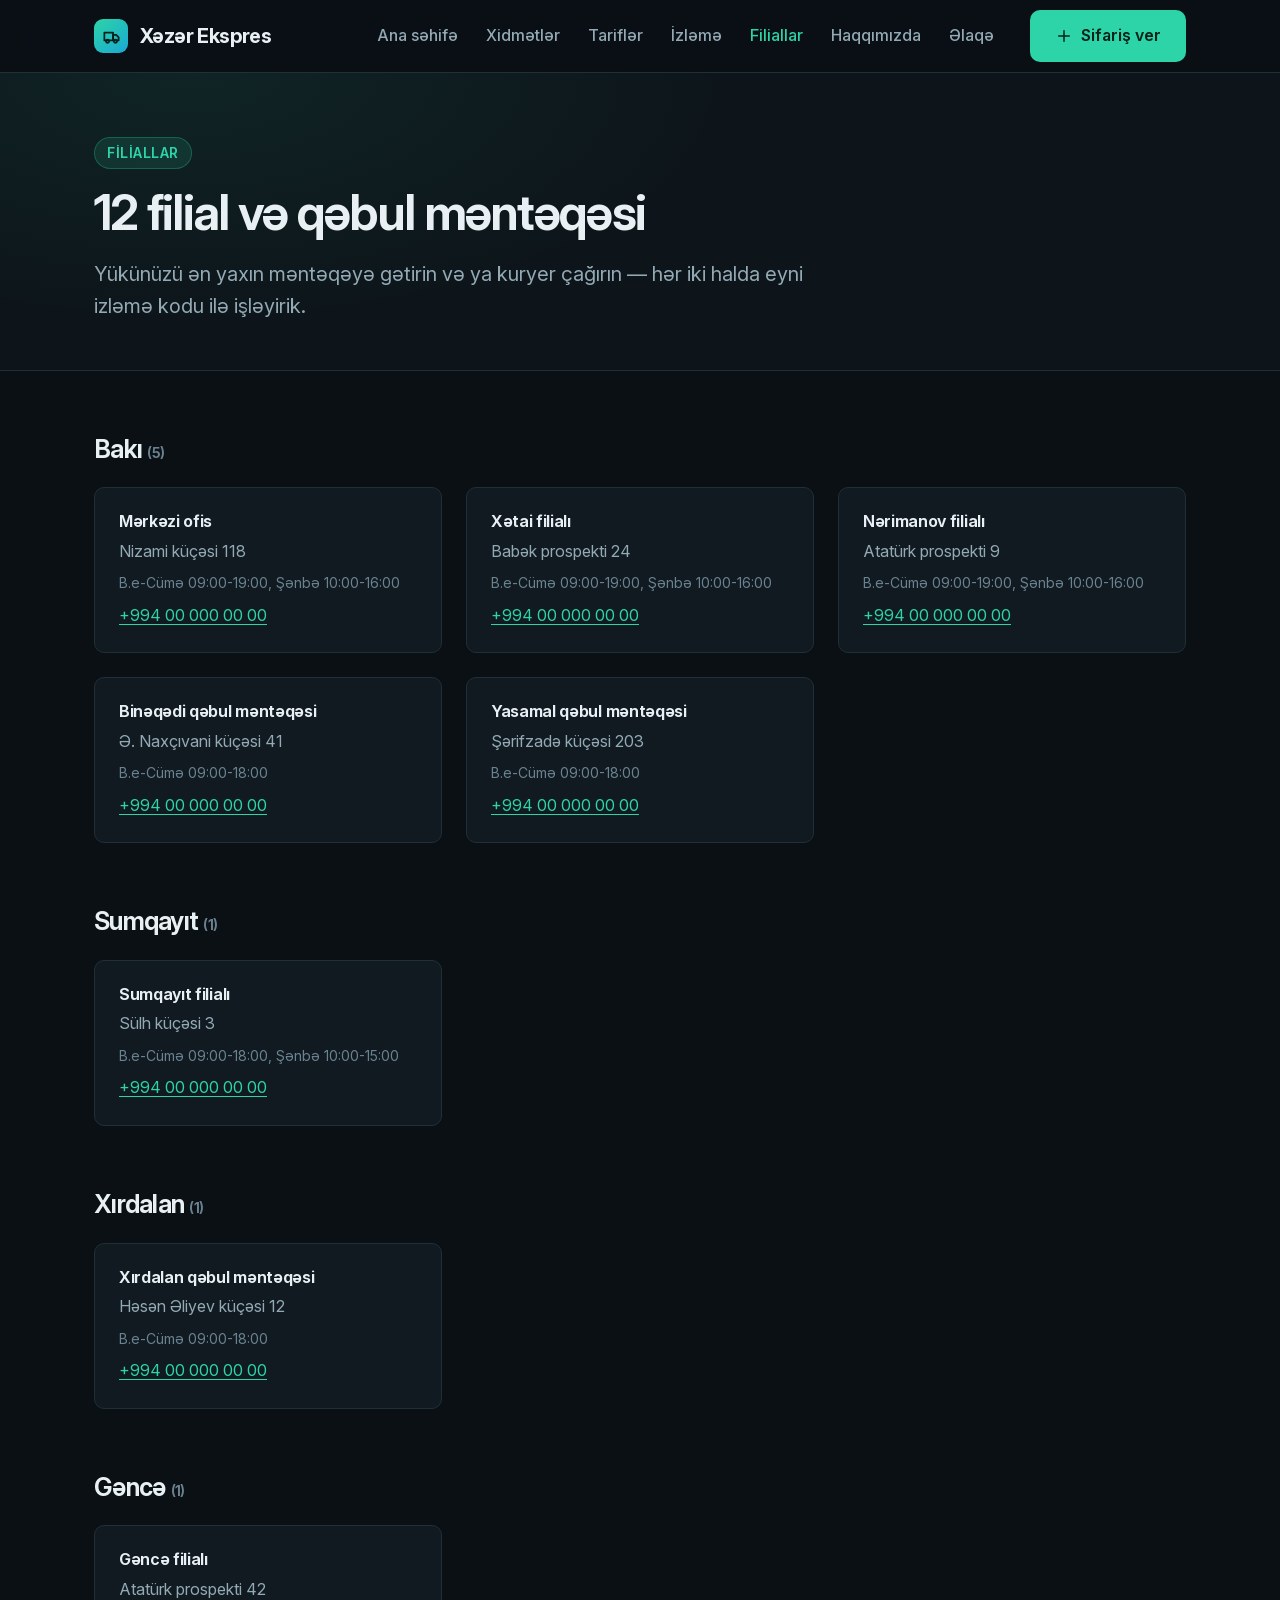
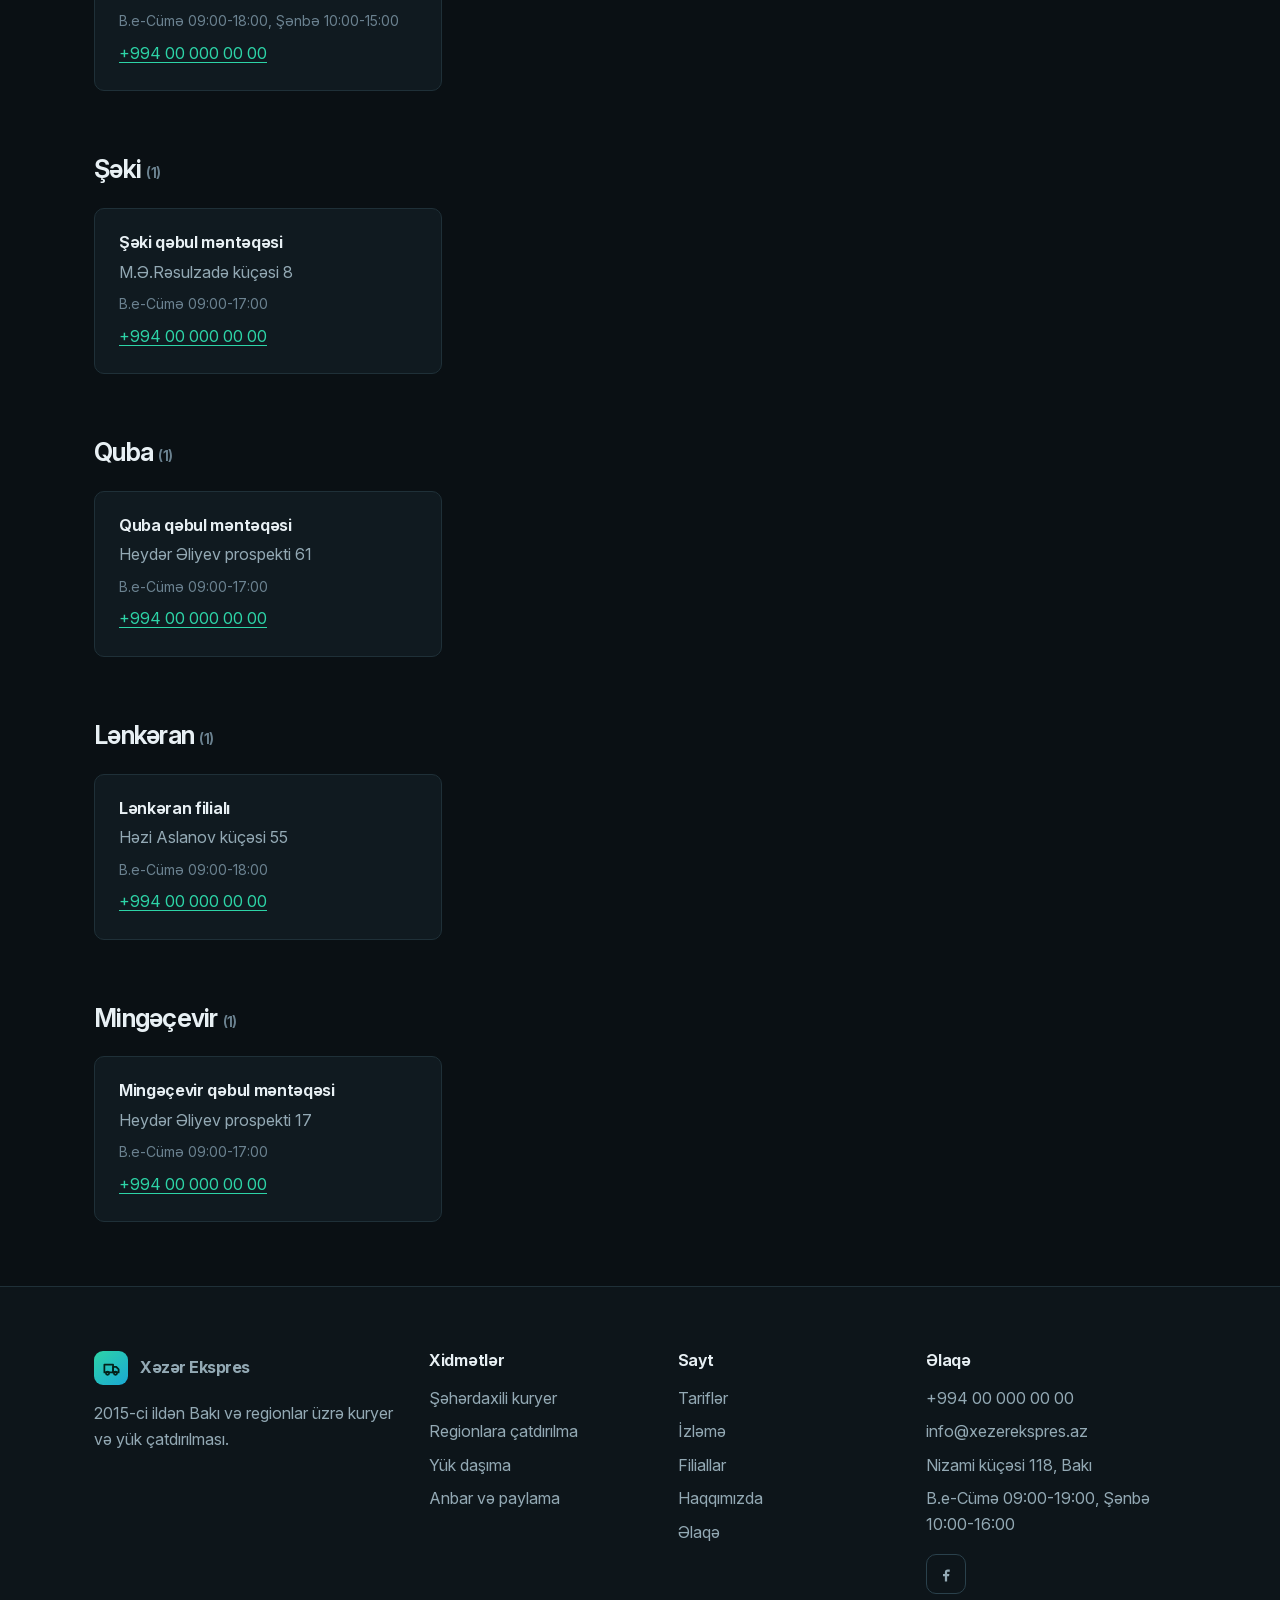
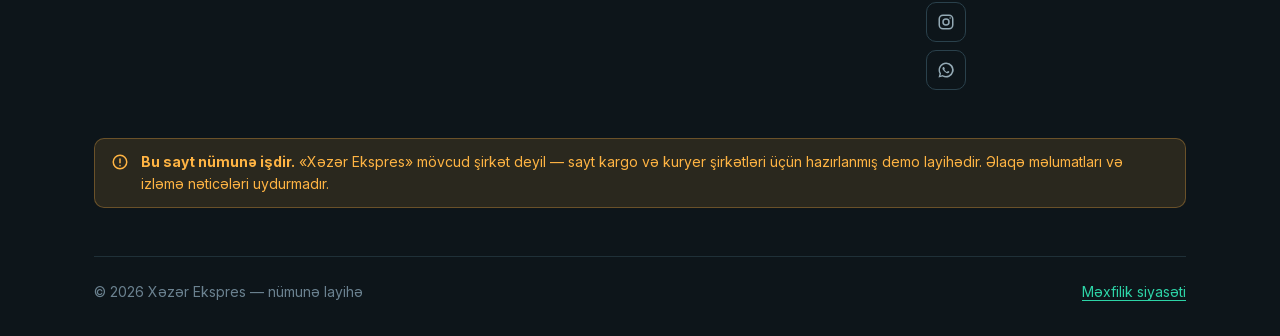
<file: filiallar.html>
<!doctype html>
<html lang="az" class="no-js">
  <head>
    <meta charset="utf-8" />
    <!-- Drops the no-js class before first paint, so the menu never flashes open. -->
    <script>document.documentElement.classList.remove("no-js");</script>
    <meta name="viewport" content="width=device-width, initial-scale=1" />
    <title>Filiallar və qəbul məntəqələri — ünvanlar, iş saatları | Xəzər Ekspres</title>
    <meta name="description" content="Bakı, Sumqayıt, Gəncə, Şəki, Quba, Lənkəran və Mingəçevirdə 12 filial və qəbul məntəqəsi: ünvan, telefon və iş saatları." />
    <link rel="canonical" href="https://twenion.github.io/cargo-site-demo/filiallar.html" />
    <link rel="icon" href="assets/img/favicon.svg" type="image/svg+xml" />
    <link rel="stylesheet" href="assets/css/style.css" />

    <meta property="og:type" content="website" />
    <meta property="og:site_name" content="Xəzər Ekspres" />
    <meta property="og:locale" content="az_AZ" />
    <meta property="og:title" content="Filiallar" />
    <meta property="og:description" content="12 filial və qəbul məntəqəsinin ünvanı, telefonu və iş saatı." />
    <meta property="og:image" content="https://twenion.github.io/cargo-site-demo/assets/img/og-cover.png" />
    <meta property="og:url" content="https://twenion.github.io/cargo-site-demo/filiallar.html" />
    <meta name="twitter:card" content="summary_large_image" />

    <script type="application/ld+json">
      {
        "@context": "https://schema.org",
        "@type": "BreadcrumbList",
        "itemListElement": [
          { "@type": "ListItem", "position": 1, "name": "Ana səhifə", "item": "https://twenion.github.io/cargo-site-demo/" },
          { "@type": "ListItem", "position": 2, "name": "Filiallar", "item": "https://twenion.github.io/cargo-site-demo/filiallar.html" }
        ]
      }
    </script>
  </head>

  <body>
    <a class="skip-link" href="#main">Əsas məzmuna keç</a>

    <header class="site-header">
      <div class="wrap site-header__inner">
        <a class="logo" href="index.html">
          <span class="logo__mark" aria-hidden="true">
            <svg viewBox="0 0 24 24" fill="none" stroke="currentColor" stroke-width="2.2" stroke-linecap="round" stroke-linejoin="round">
              <path d="M3 7h11v10H3z" /><path d="M14 10h4l3 3v4h-7z" />
              <circle cx="7" cy="18" r="2" /><circle cx="17" cy="18" r="2" />
            </svg>
          </span>
          Xəzər Ekspres
        </a>

        <button class="nav-toggle" type="button" aria-expanded="false" aria-controls="main-nav">
          <span class="visually-hidden">Menyunu aç</span>
          <svg class="nav-toggle__open" viewBox="0 0 24 24" fill="none" stroke="currentColor" stroke-width="2" stroke-linecap="round" aria-hidden="true">
            <path d="M4 7h16M4 12h16M4 17h16" />
          </svg>
          <svg class="nav-toggle__close" viewBox="0 0 24 24" fill="none" stroke="currentColor" stroke-width="2" stroke-linecap="round" aria-hidden="true">
            <path d="M6 6l12 12M18 6L6 18" />
          </svg>
        </button>

        <nav class="nav" id="main-nav" aria-label="Əsas menyu">
          <ul class="nav__list">
            <li><a class="nav__link" href="index.html">Ana səhifə</a></li>
            <li><a class="nav__link" href="xidmetler.html">Xidmətlər</a></li>
            <li><a class="nav__link" href="tarifler.html">Tariflər</a></li>
            <li><a class="nav__link" href="izleme.html">İzləmə</a></li>
            <li><a class="nav__link" href="filiallar.html" aria-current="page">Filiallar</a></li>
            <li><a class="nav__link" href="haqqimizda.html">Haqqımızda</a></li>
            <li><a class="nav__link" href="elaqe.html">Əlaqə</a></li>
          </ul>
        </nav>

        <a class="btn btn--primary header-cta" href="sifaris.html">
          <svg viewBox="0 0 24 24" fill="none" stroke="currentColor" stroke-width="2" stroke-linecap="round" stroke-linejoin="round" aria-hidden="true">
            <path d="M12 5v14M5 12h14" />
          </svg>
          Sifariş ver
        </a>
      </div>
    </header>

    <main id="main">
      <section class="page-head">
        <div class="wrap">
          <p class="eyebrow">Filiallar</p>
          <h1>12 filial və qəbul məntəqəsi</h1>
          <p class="page-head__lede">Yükünüzü ən yaxın məntəqəyə gətirin və ya kuryer çağırın — hər iki halda eyni izləmə kodu ilə işləyirik.</p>
        </div>
      </section>

      <section class="section--tight">
        <div class="wrap branch-list">
          <div class="branch-group">
            <h2>Bakı <span class="dim">(5)</span></h2>
            <div class="grid grid--3">
            <article class="branch">
              <h3>Mərkəzi ofis</h3>
              <p class="branch__address">Nizami küçəsi 118</p>
              <p class="branch__hours">B.e-Cümə 09:00-19:00, Şənbə 10:00-16:00</p>
              <p><a href="tel:+994000000000">+994 00 000 00 00</a></p>
            </article>            <article class="branch">
              <h3>Xətai filialı</h3>
              <p class="branch__address">Babək prospekti 24</p>
              <p class="branch__hours">B.e-Cümə 09:00-19:00, Şənbə 10:00-16:00</p>
              <p><a href="tel:+994000000000">+994 00 000 00 00</a></p>
            </article>            <article class="branch">
              <h3>Nərimanov filialı</h3>
              <p class="branch__address">Atatürk prospekti 9</p>
              <p class="branch__hours">B.e-Cümə 09:00-19:00, Şənbə 10:00-16:00</p>
              <p><a href="tel:+994000000000">+994 00 000 00 00</a></p>
            </article>            <article class="branch">
              <h3>Binəqədi qəbul məntəqəsi</h3>
              <p class="branch__address">Ə. Naxçıvani küçəsi 41</p>
              <p class="branch__hours">B.e-Cümə 09:00-18:00</p>
              <p><a href="tel:+994000000000">+994 00 000 00 00</a></p>
            </article>            <article class="branch">
              <h3>Yasamal qəbul məntəqəsi</h3>
              <p class="branch__address">Şərifzadə küçəsi 203</p>
              <p class="branch__hours">B.e-Cümə 09:00-18:00</p>
              <p><a href="tel:+994000000000">+994 00 000 00 00</a></p>
            </article>
            </div>
          </div>
          <div class="branch-group">
            <h2>Sumqayıt <span class="dim">(1)</span></h2>
            <div class="grid grid--3">
            <article class="branch">
              <h3>Sumqayıt filialı</h3>
              <p class="branch__address">Sülh küçəsi 3</p>
              <p class="branch__hours">B.e-Cümə 09:00-18:00, Şənbə 10:00-15:00</p>
              <p><a href="tel:+994000000000">+994 00 000 00 00</a></p>
            </article>
            </div>
          </div>
          <div class="branch-group">
            <h2>Xırdalan <span class="dim">(1)</span></h2>
            <div class="grid grid--3">
            <article class="branch">
              <h3>Xırdalan qəbul məntəqəsi</h3>
              <p class="branch__address">Həsən Əliyev küçəsi 12</p>
              <p class="branch__hours">B.e-Cümə 09:00-18:00</p>
              <p><a href="tel:+994000000000">+994 00 000 00 00</a></p>
            </article>
            </div>
          </div>
          <div class="branch-group">
            <h2>Gəncə <span class="dim">(1)</span></h2>
            <div class="grid grid--3">
            <article class="branch">
              <h3>Gəncə filialı</h3>
              <p class="branch__address">Atatürk prospekti 42</p>
              <p class="branch__hours">B.e-Cümə 09:00-18:00, Şənbə 10:00-15:00</p>
              <p><a href="tel:+994000000000">+994 00 000 00 00</a></p>
            </article>
            </div>
          </div>
          <div class="branch-group">
            <h2>Şəki <span class="dim">(1)</span></h2>
            <div class="grid grid--3">
            <article class="branch">
              <h3>Şəki qəbul məntəqəsi</h3>
              <p class="branch__address">M.Ə.Rəsulzadə küçəsi 8</p>
              <p class="branch__hours">B.e-Cümə 09:00-17:00</p>
              <p><a href="tel:+994000000000">+994 00 000 00 00</a></p>
            </article>
            </div>
          </div>
          <div class="branch-group">
            <h2>Quba <span class="dim">(1)</span></h2>
            <div class="grid grid--3">
            <article class="branch">
              <h3>Quba qəbul məntəqəsi</h3>
              <p class="branch__address">Heydər Əliyev prospekti 61</p>
              <p class="branch__hours">B.e-Cümə 09:00-17:00</p>
              <p><a href="tel:+994000000000">+994 00 000 00 00</a></p>
            </article>
            </div>
          </div>
          <div class="branch-group">
            <h2>Lənkəran <span class="dim">(1)</span></h2>
            <div class="grid grid--3">
            <article class="branch">
              <h3>Lənkəran filialı</h3>
              <p class="branch__address">Həzi Aslanov küçəsi 55</p>
              <p class="branch__hours">B.e-Cümə 09:00-18:00</p>
              <p><a href="tel:+994000000000">+994 00 000 00 00</a></p>
            </article>
            </div>
          </div>
          <div class="branch-group">
            <h2>Mingəçevir <span class="dim">(1)</span></h2>
            <div class="grid grid--3">
            <article class="branch">
              <h3>Mingəçevir qəbul məntəqəsi</h3>
              <p class="branch__address">Heydər Əliyev prospekti 17</p>
              <p class="branch__hours">B.e-Cümə 09:00-17:00</p>
              <p><a href="tel:+994000000000">+994 00 000 00 00</a></p>
            </article>
            </div>
          </div>
        </div>
      </section>
    </main>

    <footer class="site-footer">
      <div class="wrap">
        <div class="footer-grid">
          <div class="footer-col">
            <a class="logo" href="index.html">
              <span class="logo__mark" aria-hidden="true">
                <svg viewBox="0 0 24 24" fill="none" stroke="currentColor" stroke-width="2.2" stroke-linecap="round" stroke-linejoin="round">
                  <path d="M3 7h11v10H3z" /><path d="M14 10h4l3 3v4h-7z" />
                  <circle cx="7" cy="18" r="2" /><circle cx="17" cy="18" r="2" />
                </svg>
              </span>
              Xəzər Ekspres
            </a>
            <p class="muted" style="margin-top: var(--s-4)">
              2015-ci ildən Bakı və regionlar üzrə kuryer və yük çatdırılması.
            </p>
          </div>

          <div class="footer-col">
            <h4>Xidmətlər</h4>
            <ul>
              <li><a href="xidmetler.html">Şəhərdaxili kuryer</a></li>
              <li><a href="xidmetler.html">Regionlara çatdırılma</a></li>
              <li><a href="xidmetler.html">Yük daşıma</a></li>
              <li><a href="xidmetler.html">Anbar və paylama</a></li>
            </ul>
          </div>

          <div class="footer-col">
            <h4>Sayt</h4>
            <ul>
              <li><a href="tarifler.html">Tariflər</a></li>
              <li><a href="izleme.html">İzləmə</a></li>
              <li><a href="filiallar.html">Filiallar</a></li>
              <li><a href="haqqimizda.html">Haqqımızda</a></li>
              <li><a href="elaqe.html">Əlaqə</a></li>
            </ul>
          </div>

          <div class="footer-col">
            <h4>Əlaqə</h4>
            <ul>
              <li><a href="tel:+994000000000">+994 00 000 00 00</a></li>
              <li><a href="mailto:info@xezerekspres.az">info@xezerekspres.az</a></li>
              <li class="muted">Nizami küçəsi 118, Bakı</li>
              <li class="muted">B.e-Cümə 09:00-19:00, Şənbə 10:00-16:00</li>
            </ul>
            <ul class="social" style="margin-top: var(--s-4)">
              <li>
                <a href="https://www.facebook.com/" rel="noopener nofollow" target="_blank">
                  <span class="visually-hidden">Facebook səhifəmiz</span>
                  <svg viewBox="0 0 24 24" fill="currentColor" aria-hidden="true"><path d="M14 9h3V6h-3c-2 0-3.5 1.6-3.5 3.5V12H8v3h2.5v7h3v-7H16l.5-3h-3V9.5c0-.3.2-.5.5-.5z" /></svg>
                </a>
              </li>
              <li>
                <a href="https://www.instagram.com/" rel="noopener nofollow" target="_blank">
                  <span class="visually-hidden">Instagram səhifəmiz</span>
                  <svg viewBox="0 0 24 24" fill="none" stroke="currentColor" stroke-width="2" aria-hidden="true"><rect x="3" y="3" width="18" height="18" rx="5" /><circle cx="12" cy="12" r="4" /><circle cx="17.5" cy="6.5" r="1" fill="currentColor" stroke="none" /></svg>
                </a>
              </li>
              <li>
                <a href="https://wa.me/994000000000" rel="noopener nofollow" target="_blank">
                  <span class="visually-hidden">WhatsApp ilə yazın</span>
                  <svg viewBox="0 0 24 24" fill="currentColor" aria-hidden="true"><path d="M12 2a10 10 0 0 0-8.6 15L2 22l5.2-1.4A10 10 0 1 0 12 2zm0 18a8 8 0 0 1-4.1-1.1l-.3-.2-3 .8.8-2.9-.2-.3A8 8 0 1 1 12 20zm4.4-5.8c-.2-.1-1.4-.7-1.6-.8-.2-.1-.4-.1-.5.1l-.7.9c-.1.2-.3.2-.5.1a6.5 6.5 0 0 1-3.2-2.8c-.1-.2 0-.4.1-.5l.4-.5c.1-.2.1-.3 0-.5l-.7-1.7c-.2-.4-.4-.4-.5-.4h-.5c-.2 0-.5.1-.7.3-.9.9-.9 2.1-.1 3.4a9.4 9.4 0 0 0 4.6 4.1c1.5.6 2.5.5 3.2-.1.3-.3.6-.8.7-1.2.1-.3 0-.4-.2-.5z" /></svg>
                </a>
              </li>
            </ul>
          </div>
        </div>

        <div class="demo-notice" style="margin-top: var(--s-7)">
          <svg viewBox="0 0 24 24" fill="none" stroke="currentColor" stroke-width="2" stroke-linecap="round" aria-hidden="true">
            <circle cx="12" cy="12" r="9" /><path d="M12 8v5M12 16.5v.5" />
          </svg>
          <span>
            <strong>Bu sayt nümunə işdir.</strong> «Xəzər Ekspres» mövcud şirkət deyil —
            sayt kargo və kuryer şirkətləri üçün hazırlanmış demo layihədir. Əlaqə
            məlumatları və izləmə nəticələri uydurmadır.
          </span>
        </div>

        <div class="footer-bottom">
          <p>© 2026 Xəzər Ekspres — nümunə layihə</p>
          <p><a href="mexfilik.html">Məxfilik siyasəti</a></p>
        </div>
      </div>
    </footer>

    <script src="assets/js/data.js" defer></script>
    <script src="assets/js/site.js" defer></script>
  </body>
</html>
</file>
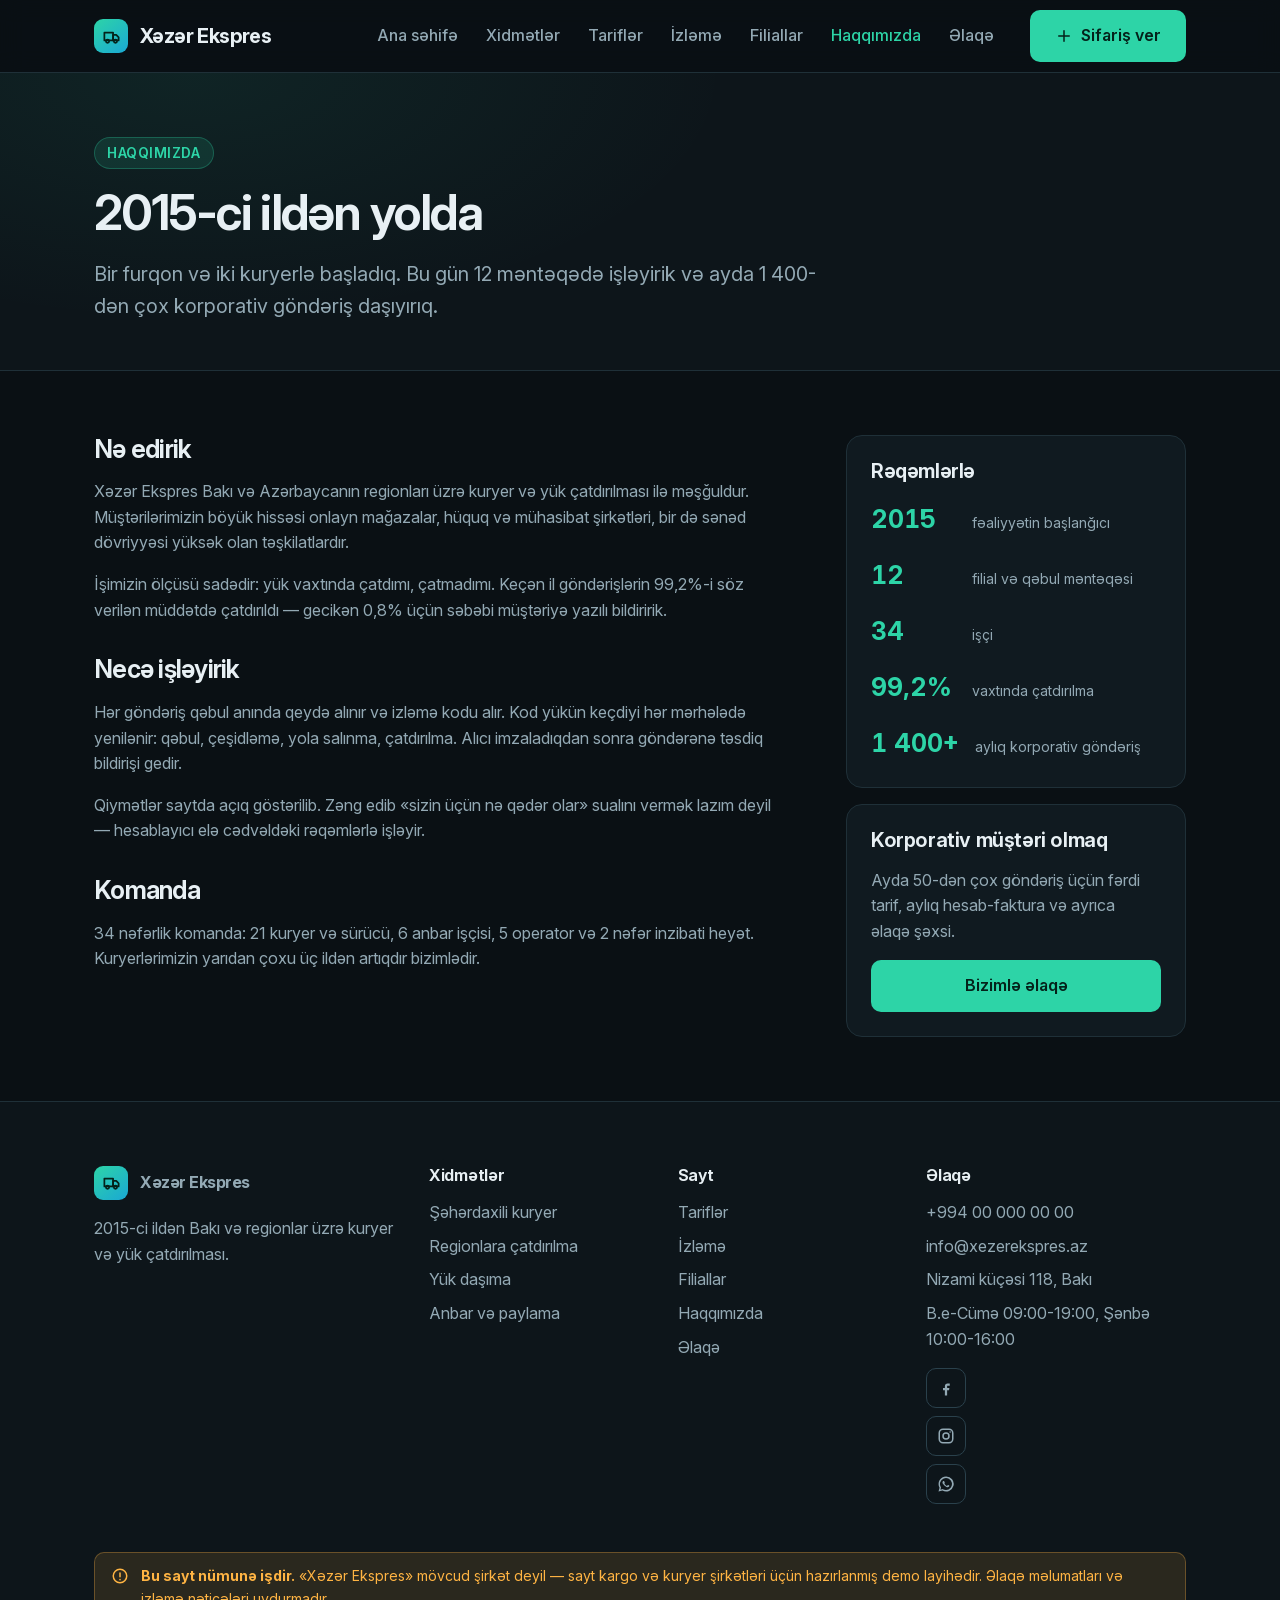
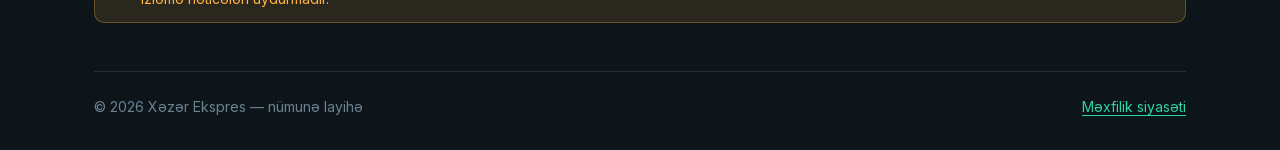
<file: haqqimizda.html>
<!doctype html>
<html lang="az" class="no-js">
  <head>
    <meta charset="utf-8" />
    <!-- Drops the no-js class before first paint, so the menu never flashes open. -->
    <script>document.documentElement.classList.remove("no-js");</script>
    <meta name="viewport" content="width=device-width, initial-scale=1" />
    <title>Haqqımızda — Xəzər Ekspres kimdir? | Xəzər Ekspres</title>
    <meta name="description" content="2015-ci ildən Bakı və regionlarda kuryer və yük çatdırılması. 12 məntəqə, 34 işçi, ayda 1 400-dən çox korporativ göndəriş." />
    <link rel="canonical" href="https://twenion.github.io/cargo-site-demo/haqqimizda.html" />
    <link rel="icon" href="assets/img/favicon.svg" type="image/svg+xml" />
    <link rel="stylesheet" href="assets/css/style.css" />

    <meta property="og:type" content="website" />
    <meta property="og:site_name" content="Xəzər Ekspres" />
    <meta property="og:locale" content="az_AZ" />
    <meta property="og:title" content="Haqqımızda" />
    <meta property="og:description" content="2015-dən bəri Bakı və regionlarda çatdırılma. Rəqəmlərlə komanda və iş üsulu." />
    <meta property="og:image" content="https://twenion.github.io/cargo-site-demo/assets/img/og-cover.png" />
    <meta property="og:url" content="https://twenion.github.io/cargo-site-demo/haqqimizda.html" />
    <meta name="twitter:card" content="summary_large_image" />

    <script type="application/ld+json">
      {
        "@context": "https://schema.org",
        "@type": "BreadcrumbList",
        "itemListElement": [
          { "@type": "ListItem", "position": 1, "name": "Ana səhifə", "item": "https://twenion.github.io/cargo-site-demo/" },
          { "@type": "ListItem", "position": 2, "name": "Haqqımızda", "item": "https://twenion.github.io/cargo-site-demo/haqqimizda.html" }
        ]
      }
    </script>
  </head>

  <body>
    <a class="skip-link" href="#main">Əsas məzmuna keç</a>

    <header class="site-header">
      <div class="wrap site-header__inner">
        <a class="logo" href="index.html">
          <span class="logo__mark" aria-hidden="true">
            <svg viewBox="0 0 24 24" fill="none" stroke="currentColor" stroke-width="2.2" stroke-linecap="round" stroke-linejoin="round">
              <path d="M3 7h11v10H3z" /><path d="M14 10h4l3 3v4h-7z" />
              <circle cx="7" cy="18" r="2" /><circle cx="17" cy="18" r="2" />
            </svg>
          </span>
          Xəzər Ekspres
        </a>

        <button class="nav-toggle" type="button" aria-expanded="false" aria-controls="main-nav">
          <span class="visually-hidden">Menyunu aç</span>
          <svg class="nav-toggle__open" viewBox="0 0 24 24" fill="none" stroke="currentColor" stroke-width="2" stroke-linecap="round" aria-hidden="true">
            <path d="M4 7h16M4 12h16M4 17h16" />
          </svg>
          <svg class="nav-toggle__close" viewBox="0 0 24 24" fill="none" stroke="currentColor" stroke-width="2" stroke-linecap="round" aria-hidden="true">
            <path d="M6 6l12 12M18 6L6 18" />
          </svg>
        </button>

        <nav class="nav" id="main-nav" aria-label="Əsas menyu">
          <ul class="nav__list">
            <li><a class="nav__link" href="index.html">Ana səhifə</a></li>
            <li><a class="nav__link" href="xidmetler.html">Xidmətlər</a></li>
            <li><a class="nav__link" href="tarifler.html">Tariflər</a></li>
            <li><a class="nav__link" href="izleme.html">İzləmə</a></li>
            <li><a class="nav__link" href="filiallar.html">Filiallar</a></li>
            <li><a class="nav__link" href="haqqimizda.html" aria-current="page">Haqqımızda</a></li>
            <li><a class="nav__link" href="elaqe.html">Əlaqə</a></li>
          </ul>
        </nav>

        <a class="btn btn--primary header-cta" href="sifaris.html">
          <svg viewBox="0 0 24 24" fill="none" stroke="currentColor" stroke-width="2" stroke-linecap="round" stroke-linejoin="round" aria-hidden="true">
            <path d="M12 5v14M5 12h14" />
          </svg>
          Sifariş ver
        </a>
      </div>
    </header>

    <main id="main">
      <section class="page-head">
        <div class="wrap">
          <p class="eyebrow">Haqqımızda</p>
          <h1>2015-ci ildən yolda</h1>
          <p class="page-head__lede">Bir furqon və iki kuryerlə başladıq. Bu gün 12 məntəqədə işləyirik və ayda 1 400-dən çox korporativ göndəriş daşıyırıq.</p>
        </div>
      </section>

      <section class="section--tight">
        <div class="wrap about">
          <div class="about__main stack-lg">
            <div class="stack">
              <h2>Nə edirik</h2>
              <p class="muted">
                Xəzər Ekspres Bakı və Azərbaycanın regionları üzrə kuryer və yük çatdırılması
                ilə məşğuldur. Müştərilərimizin böyük hissəsi onlayn mağazalar, hüquq və
                mühasibat şirkətləri, bir də sənəd dövriyyəsi yüksək olan təşkilatlardır.
              </p>
              <p class="muted">
                İşimizin ölçüsü sadədir: yük vaxtında çatdımı, çatmadımı. Keçən il
                göndərişlərin 99,2%-i söz verilən müddətdə çatdırıldı — gecikən 0,8% üçün
                səbəbi müştəriyə yazılı bildiririk.
              </p>
            </div>

            <div class="stack">
              <h2>Necə işləyirik</h2>
              <p class="muted">
                Hər göndəriş qəbul anında qeydə alınır və izləmə kodu alır. Kod yükün keçdiyi
                hər mərhələdə yenilənir: qəbul, çeşidləmə, yola salınma, çatdırılma. Alıcı
                imzaladıqdan sonra göndərənə təsdiq bildirişi gedir.
              </p>
              <p class="muted">
                Qiymətlər saytda açıq göstərilib. Zəng edib «sizin üçün nə qədər olar» sualını
                vermək lazım deyil — hesablayıcı elə cədvəldəki rəqəmlərlə işləyir.
              </p>
            </div>

            <div class="stack">
              <h2>Komanda</h2>
              <p class="muted">
                34 nəfərlik komanda: 21 kuryer və sürücü, 6 anbar işçisi, 5 operator və
                2 nəfər inzibati heyət. Kuryerlərimizin yarıdan çoxu üç ildən artıqdır
                bizimlədir.
              </p>
            </div>
          </div>

          <aside class="about__aside">
            <div class="card">
              <h3>Rəqəmlərlə</h3>
              <ul class="fact-list">
                <li><strong>2015</strong><span>fəaliyyətin başlanğıcı</span></li>
                <li><strong>12</strong><span>filial və qəbul məntəqəsi</span></li>
                <li><strong>34</strong><span>işçi</span></li>
                <li><strong>99,2%</strong><span>vaxtında çatdırılma</span></li>
                <li><strong>1 400+</strong><span>aylıq korporativ göndəriş</span></li>
              </ul>
            </div>

            <div class="card">
              <h3>Korporativ müştəri olmaq</h3>
              <p class="muted">
                Ayda 50-dən çox göndəriş üçün fərdi tarif, aylıq hesab-faktura və ayrıca
                əlaqə şəxsi.
              </p>
              <p style="margin-top: var(--s-4)">
                <a class="btn btn--primary btn--block" href="elaqe.html">Bizimlə əlaqə</a>
              </p>
            </div>
          </aside>
        </div>
      </section>
    </main>

    <footer class="site-footer">
      <div class="wrap">
        <div class="footer-grid">
          <div class="footer-col">
            <a class="logo" href="index.html">
              <span class="logo__mark" aria-hidden="true">
                <svg viewBox="0 0 24 24" fill="none" stroke="currentColor" stroke-width="2.2" stroke-linecap="round" stroke-linejoin="round">
                  <path d="M3 7h11v10H3z" /><path d="M14 10h4l3 3v4h-7z" />
                  <circle cx="7" cy="18" r="2" /><circle cx="17" cy="18" r="2" />
                </svg>
              </span>
              Xəzər Ekspres
            </a>
            <p class="muted" style="margin-top: var(--s-4)">
              2015-ci ildən Bakı və regionlar üzrə kuryer və yük çatdırılması.
            </p>
          </div>

          <div class="footer-col">
            <h4>Xidmətlər</h4>
            <ul>
              <li><a href="xidmetler.html">Şəhərdaxili kuryer</a></li>
              <li><a href="xidmetler.html">Regionlara çatdırılma</a></li>
              <li><a href="xidmetler.html">Yük daşıma</a></li>
              <li><a href="xidmetler.html">Anbar və paylama</a></li>
            </ul>
          </div>

          <div class="footer-col">
            <h4>Sayt</h4>
            <ul>
              <li><a href="tarifler.html">Tariflər</a></li>
              <li><a href="izleme.html">İzləmə</a></li>
              <li><a href="filiallar.html">Filiallar</a></li>
              <li><a href="haqqimizda.html">Haqqımızda</a></li>
              <li><a href="elaqe.html">Əlaqə</a></li>
            </ul>
          </div>

          <div class="footer-col">
            <h4>Əlaqə</h4>
            <ul>
              <li><a href="tel:+994000000000">+994 00 000 00 00</a></li>
              <li><a href="mailto:info@xezerekspres.az">info@xezerekspres.az</a></li>
              <li class="muted">Nizami küçəsi 118, Bakı</li>
              <li class="muted">B.e-Cümə 09:00-19:00, Şənbə 10:00-16:00</li>
            </ul>
            <ul class="social" style="margin-top: var(--s-4)">
              <li>
                <a href="https://www.facebook.com/" rel="noopener nofollow" target="_blank">
                  <span class="visually-hidden">Facebook səhifəmiz</span>
                  <svg viewBox="0 0 24 24" fill="currentColor" aria-hidden="true"><path d="M14 9h3V6h-3c-2 0-3.5 1.6-3.5 3.5V12H8v3h2.5v7h3v-7H16l.5-3h-3V9.5c0-.3.2-.5.5-.5z" /></svg>
                </a>
              </li>
              <li>
                <a href="https://www.instagram.com/" rel="noopener nofollow" target="_blank">
                  <span class="visually-hidden">Instagram səhifəmiz</span>
                  <svg viewBox="0 0 24 24" fill="none" stroke="currentColor" stroke-width="2" aria-hidden="true"><rect x="3" y="3" width="18" height="18" rx="5" /><circle cx="12" cy="12" r="4" /><circle cx="17.5" cy="6.5" r="1" fill="currentColor" stroke="none" /></svg>
                </a>
              </li>
              <li>
                <a href="https://wa.me/994000000000" rel="noopener nofollow" target="_blank">
                  <span class="visually-hidden">WhatsApp ilə yazın</span>
                  <svg viewBox="0 0 24 24" fill="currentColor" aria-hidden="true"><path d="M12 2a10 10 0 0 0-8.6 15L2 22l5.2-1.4A10 10 0 1 0 12 2zm0 18a8 8 0 0 1-4.1-1.1l-.3-.2-3 .8.8-2.9-.2-.3A8 8 0 1 1 12 20zm4.4-5.8c-.2-.1-1.4-.7-1.6-.8-.2-.1-.4-.1-.5.1l-.7.9c-.1.2-.3.2-.5.1a6.5 6.5 0 0 1-3.2-2.8c-.1-.2 0-.4.1-.5l.4-.5c.1-.2.1-.3 0-.5l-.7-1.7c-.2-.4-.4-.4-.5-.4h-.5c-.2 0-.5.1-.7.3-.9.9-.9 2.1-.1 3.4a9.4 9.4 0 0 0 4.6 4.1c1.5.6 2.5.5 3.2-.1.3-.3.6-.8.7-1.2.1-.3 0-.4-.2-.5z" /></svg>
                </a>
              </li>
            </ul>
          </div>
        </div>

        <div class="demo-notice" style="margin-top: var(--s-7)">
          <svg viewBox="0 0 24 24" fill="none" stroke="currentColor" stroke-width="2" stroke-linecap="round" aria-hidden="true">
            <circle cx="12" cy="12" r="9" /><path d="M12 8v5M12 16.5v.5" />
          </svg>
          <span>
            <strong>Bu sayt nümunə işdir.</strong> «Xəzər Ekspres» mövcud şirkət deyil —
            sayt kargo və kuryer şirkətləri üçün hazırlanmış demo layihədir. Əlaqə
            məlumatları və izləmə nəticələri uydurmadır.
          </span>
        </div>

        <div class="footer-bottom">
          <p>© 2026 Xəzər Ekspres — nümunə layihə</p>
          <p><a href="mexfilik.html">Məxfilik siyasəti</a></p>
        </div>
      </div>
    </footer>

    <script src="assets/js/data.js" defer></script>
    <script src="assets/js/site.js" defer></script>
  </body>
</html>
</file>
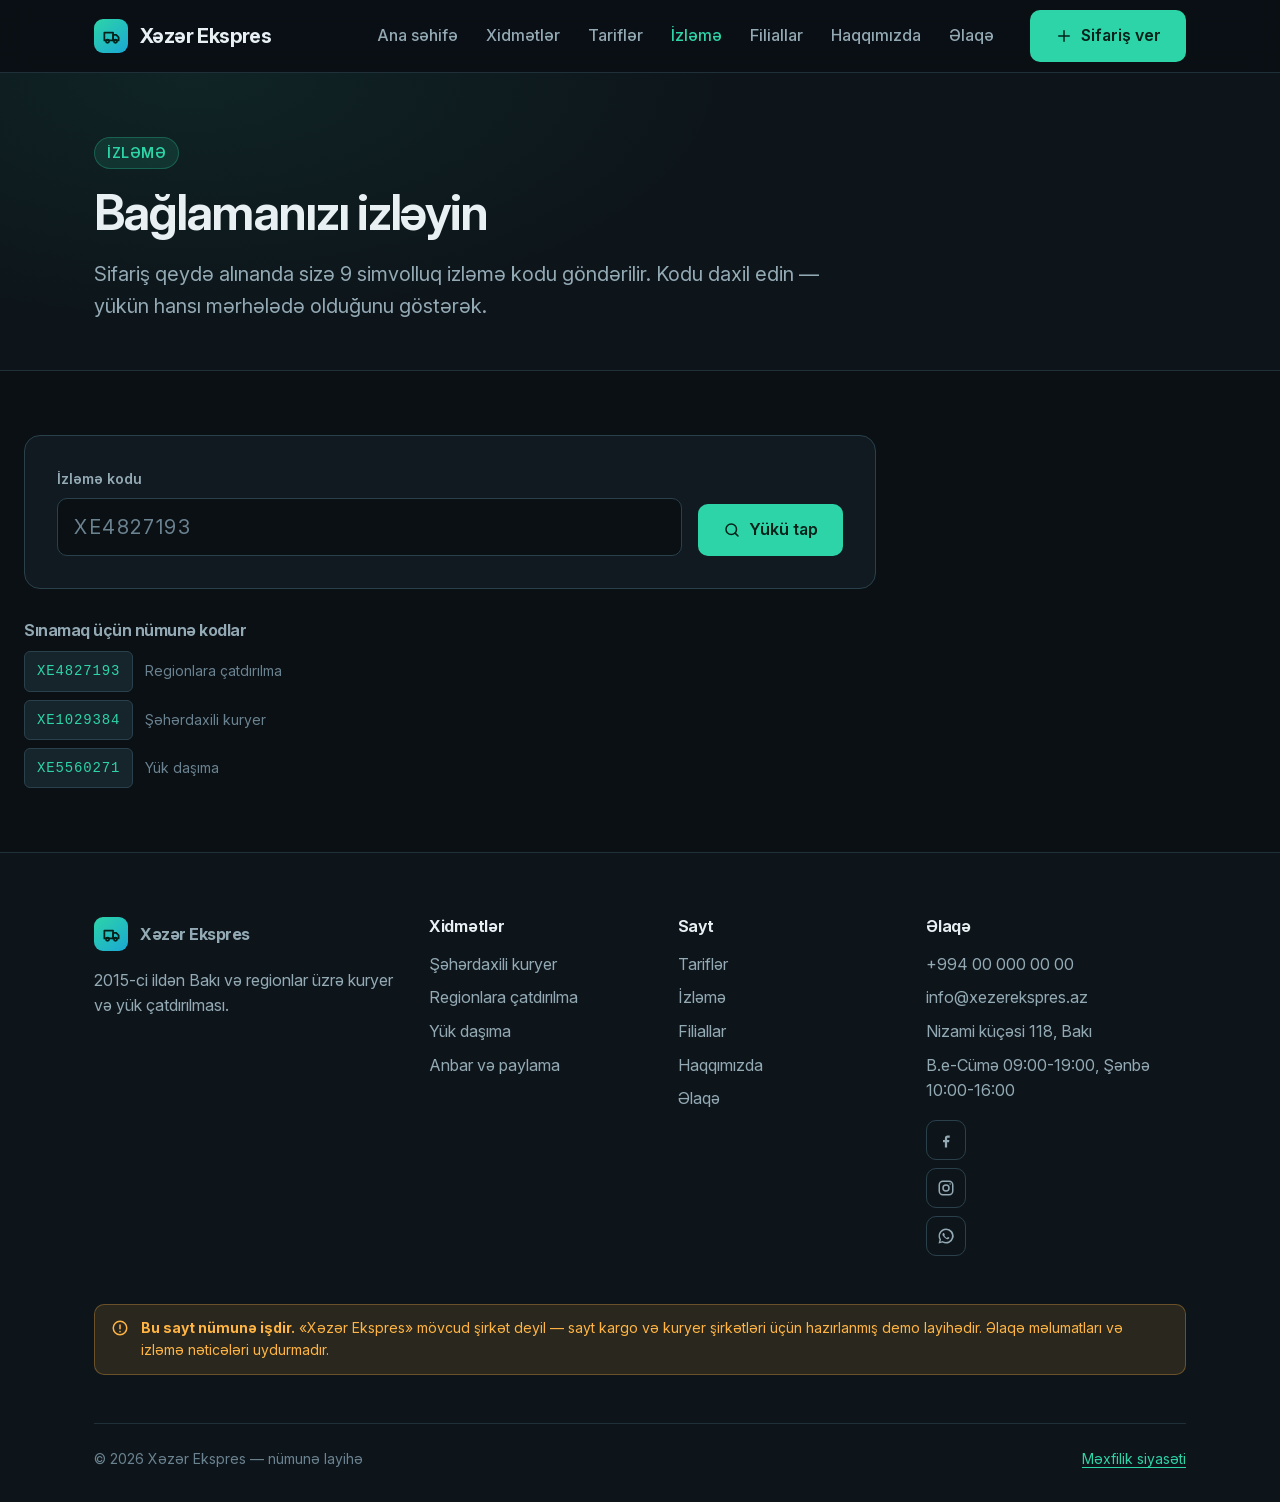
<file: izleme.html>
<!doctype html>
<html lang="az" class="no-js">
  <head>
    <meta charset="utf-8" />
    <!-- Drops the no-js class before first paint, so the menu never flashes open. -->
    <script>document.documentElement.classList.remove("no-js");</script>
    <meta name="viewport" content="width=device-width, initial-scale=1" />
    <title>Bağlama izləmə — yükünüz haradadır? | Xəzər Ekspres</title>
    <meta name="description" content="İzləmə kodunu daxil edib bağlamanızın hansı mərhələdə olduğunu, hara çatdığını və təxmini çatdırılma tarixini görün." />
    <link rel="canonical" href="https://twenion.github.io/cargo-site-demo/izleme.html" />
    <link rel="icon" href="assets/img/favicon.svg" type="image/svg+xml" />
    <link rel="stylesheet" href="assets/css/style.css" />

    <meta property="og:type" content="website" />
    <meta property="og:site_name" content="Xəzər Ekspres" />
    <meta property="og:locale" content="az_AZ" />
    <meta property="og:title" content="Bağlama izləmə" />
    <meta property="og:description" content="İzləmə kodu ilə yükünüzün hazırkı mərhələsini görün." />
    <meta property="og:image" content="https://twenion.github.io/cargo-site-demo/assets/img/og-cover.png" />
    <meta property="og:url" content="https://twenion.github.io/cargo-site-demo/izleme.html" />
    <meta name="twitter:card" content="summary_large_image" />

    <script type="application/ld+json">
      {
        "@context": "https://schema.org",
        "@type": "BreadcrumbList",
        "itemListElement": [
          { "@type": "ListItem", "position": 1, "name": "Ana səhifə", "item": "https://twenion.github.io/cargo-site-demo/" },
          { "@type": "ListItem", "position": 2, "name": "İzləmə", "item": "https://twenion.github.io/cargo-site-demo/izleme.html" }
        ]
      }
    </script>
  </head>

  <body>
    <a class="skip-link" href="#main">Əsas məzmuna keç</a>

    <header class="site-header">
      <div class="wrap site-header__inner">
        <a class="logo" href="index.html">
          <span class="logo__mark" aria-hidden="true">
            <svg viewBox="0 0 24 24" fill="none" stroke="currentColor" stroke-width="2.2" stroke-linecap="round" stroke-linejoin="round">
              <path d="M3 7h11v10H3z" /><path d="M14 10h4l3 3v4h-7z" />
              <circle cx="7" cy="18" r="2" /><circle cx="17" cy="18" r="2" />
            </svg>
          </span>
          Xəzər Ekspres
        </a>

        <button class="nav-toggle" type="button" aria-expanded="false" aria-controls="main-nav">
          <span class="visually-hidden">Menyunu aç</span>
          <svg class="nav-toggle__open" viewBox="0 0 24 24" fill="none" stroke="currentColor" stroke-width="2" stroke-linecap="round" aria-hidden="true">
            <path d="M4 7h16M4 12h16M4 17h16" />
          </svg>
          <svg class="nav-toggle__close" viewBox="0 0 24 24" fill="none" stroke="currentColor" stroke-width="2" stroke-linecap="round" aria-hidden="true">
            <path d="M6 6l12 12M18 6L6 18" />
          </svg>
        </button>

        <nav class="nav" id="main-nav" aria-label="Əsas menyu">
          <ul class="nav__list">
            <li><a class="nav__link" href="index.html">Ana səhifə</a></li>
            <li><a class="nav__link" href="xidmetler.html">Xidmətlər</a></li>
            <li><a class="nav__link" href="tarifler.html">Tariflər</a></li>
            <li><a class="nav__link" href="izleme.html" aria-current="page">İzləmə</a></li>
            <li><a class="nav__link" href="filiallar.html">Filiallar</a></li>
            <li><a class="nav__link" href="haqqimizda.html">Haqqımızda</a></li>
            <li><a class="nav__link" href="elaqe.html">Əlaqə</a></li>
          </ul>
        </nav>

        <a class="btn btn--primary header-cta" href="sifaris.html">
          <svg viewBox="0 0 24 24" fill="none" stroke="currentColor" stroke-width="2" stroke-linecap="round" stroke-linejoin="round" aria-hidden="true">
            <path d="M12 5v14M5 12h14" />
          </svg>
          Sifariş ver
        </a>
      </div>
    </header>

    <main id="main">
      <section class="page-head">
        <div class="wrap">
          <p class="eyebrow">İzləmə</p>
          <h1>Bağlamanızı izləyin</h1>
          <p class="page-head__lede">Sifariş qeydə alınanda sizə 9 simvolluq izləmə kodu göndərilir. Kodu daxil edin — yükün hansı mərhələdə olduğunu göstərək.</p>
        </div>
      </section>

      <section class="section--tight">
        <div class="wrap track-page">
          <form class="track-panel" data-track-form data-track-page>
            <div class="field">
              <label for="track-code">İzləmə kodu</label>
              <input
                class="input"
                id="track-code"
                name="kod"
                type="text"
                inputmode="latin"
                autocomplete="off"
                placeholder="XE4827193"
                pattern="[A-Za-z]{2}[0-9]{7}"
                maxlength="9"
                required
              />
              <p class="field-error" data-error>Kod 2 hərf və 7 rəqəmdən ibarət olmalıdır. Nümunə: XE4827193</p>
            </div>
            <button class="btn btn--primary" type="submit">
              <svg viewBox="0 0 24 24" fill="none" stroke="currentColor" stroke-width="2" stroke-linecap="round" aria-hidden="true">
                <circle cx="11" cy="11" r="7" /><path d="m20 20-3.5-3.5" />
              </svg>
              Yükü tap
            </button>
          </form>

          <div class="sample-codes">
            <h2>Sınamaq üçün nümunə kodlar</h2>
            <ul><li><button class="code-chip" type="button" data-sample-code="XE4827193">XE4827193</button> <span class="dim">Regionlara çatdırılma</span></li><li><button class="code-chip" type="button" data-sample-code="XE1029384">XE1029384</button> <span class="dim">Şəhərdaxili kuryer</span></li><li><button class="code-chip" type="button" data-sample-code="XE5560271">XE5560271</button> <span class="dim">Yük daşıma</span></li></ul>
          </div>

          <noscript>
            <div class="demo-notice" style="margin-top: var(--s-6)">
              <svg viewBox="0 0 24 24" fill="none" stroke="currentColor" stroke-width="2" stroke-linecap="round" aria-hidden="true">
                <circle cx="12" cy="12" r="9" /><path d="M12 8v5M12 16.5v.5" />
              </svg>
              <span>İzləmə nəticəsini göstərmək üçün JavaScript lazımdır. Kodunuzu
              <a href="tel:+994000000000">+994 00 000 00 00</a> nömrəsinə deyin — operator sizə məlumat versin.</span>
            </div>
          </noscript>

          <!-- Filled in by site.js; aria-live so a screen reader hears the result. -->
          <div class="track-result" data-track-result aria-live="polite"></div>
        </div>
      </section>
    </main>

    <footer class="site-footer">
      <div class="wrap">
        <div class="footer-grid">
          <div class="footer-col">
            <a class="logo" href="index.html">
              <span class="logo__mark" aria-hidden="true">
                <svg viewBox="0 0 24 24" fill="none" stroke="currentColor" stroke-width="2.2" stroke-linecap="round" stroke-linejoin="round">
                  <path d="M3 7h11v10H3z" /><path d="M14 10h4l3 3v4h-7z" />
                  <circle cx="7" cy="18" r="2" /><circle cx="17" cy="18" r="2" />
                </svg>
              </span>
              Xəzər Ekspres
            </a>
            <p class="muted" style="margin-top: var(--s-4)">
              2015-ci ildən Bakı və regionlar üzrə kuryer və yük çatdırılması.
            </p>
          </div>

          <div class="footer-col">
            <h4>Xidmətlər</h4>
            <ul>
              <li><a href="xidmetler.html">Şəhərdaxili kuryer</a></li>
              <li><a href="xidmetler.html">Regionlara çatdırılma</a></li>
              <li><a href="xidmetler.html">Yük daşıma</a></li>
              <li><a href="xidmetler.html">Anbar və paylama</a></li>
            </ul>
          </div>

          <div class="footer-col">
            <h4>Sayt</h4>
            <ul>
              <li><a href="tarifler.html">Tariflər</a></li>
              <li><a href="izleme.html">İzləmə</a></li>
              <li><a href="filiallar.html">Filiallar</a></li>
              <li><a href="haqqimizda.html">Haqqımızda</a></li>
              <li><a href="elaqe.html">Əlaqə</a></li>
            </ul>
          </div>

          <div class="footer-col">
            <h4>Əlaqə</h4>
            <ul>
              <li><a href="tel:+994000000000">+994 00 000 00 00</a></li>
              <li><a href="mailto:info@xezerekspres.az">info@xezerekspres.az</a></li>
              <li class="muted">Nizami küçəsi 118, Bakı</li>
              <li class="muted">B.e-Cümə 09:00-19:00, Şənbə 10:00-16:00</li>
            </ul>
            <ul class="social" style="margin-top: var(--s-4)">
              <li>
                <a href="https://www.facebook.com/" rel="noopener nofollow" target="_blank">
                  <span class="visually-hidden">Facebook səhifəmiz</span>
                  <svg viewBox="0 0 24 24" fill="currentColor" aria-hidden="true"><path d="M14 9h3V6h-3c-2 0-3.5 1.6-3.5 3.5V12H8v3h2.5v7h3v-7H16l.5-3h-3V9.5c0-.3.2-.5.5-.5z" /></svg>
                </a>
              </li>
              <li>
                <a href="https://www.instagram.com/" rel="noopener nofollow" target="_blank">
                  <span class="visually-hidden">Instagram səhifəmiz</span>
                  <svg viewBox="0 0 24 24" fill="none" stroke="currentColor" stroke-width="2" aria-hidden="true"><rect x="3" y="3" width="18" height="18" rx="5" /><circle cx="12" cy="12" r="4" /><circle cx="17.5" cy="6.5" r="1" fill="currentColor" stroke="none" /></svg>
                </a>
              </li>
              <li>
                <a href="https://wa.me/994000000000" rel="noopener nofollow" target="_blank">
                  <span class="visually-hidden">WhatsApp ilə yazın</span>
                  <svg viewBox="0 0 24 24" fill="currentColor" aria-hidden="true"><path d="M12 2a10 10 0 0 0-8.6 15L2 22l5.2-1.4A10 10 0 1 0 12 2zm0 18a8 8 0 0 1-4.1-1.1l-.3-.2-3 .8.8-2.9-.2-.3A8 8 0 1 1 12 20zm4.4-5.8c-.2-.1-1.4-.7-1.6-.8-.2-.1-.4-.1-.5.1l-.7.9c-.1.2-.3.2-.5.1a6.5 6.5 0 0 1-3.2-2.8c-.1-.2 0-.4.1-.5l.4-.5c.1-.2.1-.3 0-.5l-.7-1.7c-.2-.4-.4-.4-.5-.4h-.5c-.2 0-.5.1-.7.3-.9.9-.9 2.1-.1 3.4a9.4 9.4 0 0 0 4.6 4.1c1.5.6 2.5.5 3.2-.1.3-.3.6-.8.7-1.2.1-.3 0-.4-.2-.5z" /></svg>
                </a>
              </li>
            </ul>
          </div>
        </div>

        <div class="demo-notice" style="margin-top: var(--s-7)">
          <svg viewBox="0 0 24 24" fill="none" stroke="currentColor" stroke-width="2" stroke-linecap="round" aria-hidden="true">
            <circle cx="12" cy="12" r="9" /><path d="M12 8v5M12 16.5v.5" />
          </svg>
          <span>
            <strong>Bu sayt nümunə işdir.</strong> «Xəzər Ekspres» mövcud şirkət deyil —
            sayt kargo və kuryer şirkətləri üçün hazırlanmış demo layihədir. Əlaqə
            məlumatları və izləmə nəticələri uydurmadır.
          </span>
        </div>

        <div class="footer-bottom">
          <p>© 2026 Xəzər Ekspres — nümunə layihə</p>
          <p><a href="mexfilik.html">Məxfilik siyasəti</a></p>
        </div>
      </div>
    </footer>

    <script src="assets/js/data.js" defer></script>
    <script src="assets/js/site.js" defer></script>
  </body>
</html>
</file>
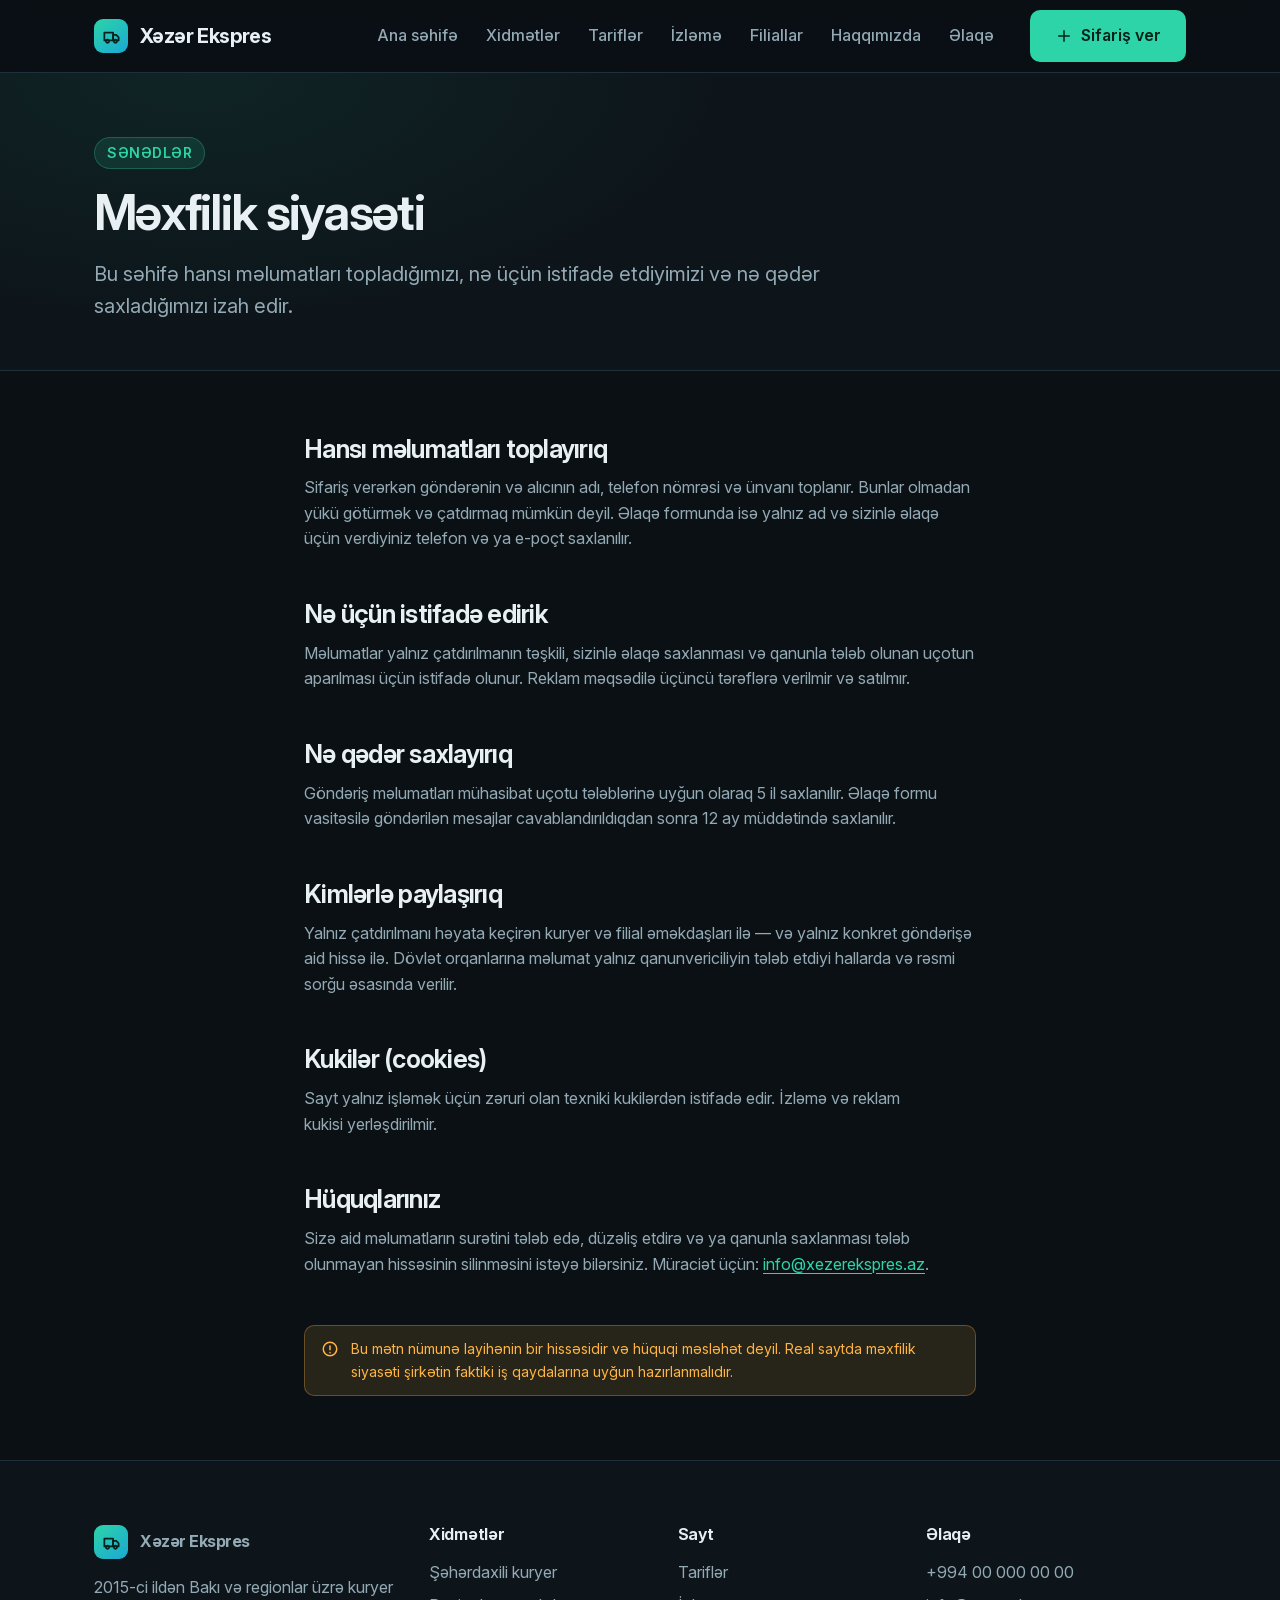
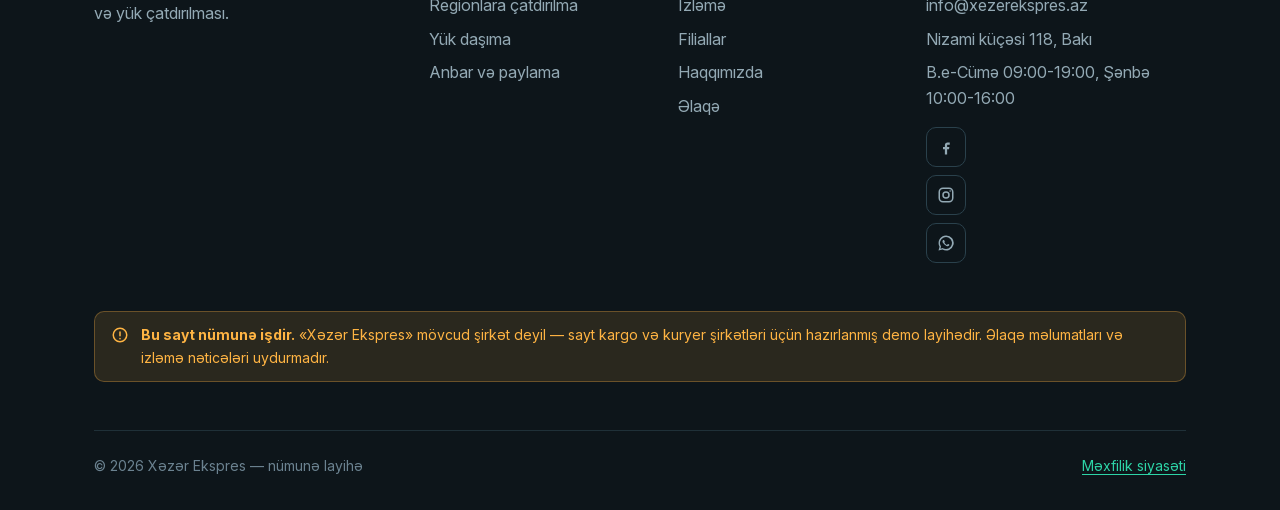
<file: mexfilik.html>
<!doctype html>
<html lang="az" class="no-js">
  <head>
    <meta charset="utf-8" />
    <!-- Drops the no-js class before first paint, so the menu never flashes open. -->
    <script>document.documentElement.classList.remove("no-js");</script>
    <meta name="viewport" content="width=device-width, initial-scale=1" />
    <title>Məxfilik siyasəti | Xəzər Ekspres</title>
    <meta name="description" content="Hansı şəxsi məlumatları topladığımız, nə üçün istifadə etdiyimiz, nə qədər saxladığımız və hüquqlarınız barədə." />
    <link rel="canonical" href="https://twenion.github.io/cargo-site-demo/mexfilik.html" />
    <link rel="icon" href="assets/img/favicon.svg" type="image/svg+xml" />
    <link rel="stylesheet" href="assets/css/style.css" />

    <meta property="og:type" content="website" />
    <meta property="og:site_name" content="Xəzər Ekspres" />
    <meta property="og:locale" content="az_AZ" />
    <meta property="og:title" content="Məxfilik siyasəti" />
    <meta property="og:description" content="Toplanan məlumatlar, saxlanma müddəti və hüquqlarınız." />
    <meta property="og:image" content="https://twenion.github.io/cargo-site-demo/assets/img/og-cover.png" />
    <meta property="og:url" content="https://twenion.github.io/cargo-site-demo/mexfilik.html" />
    <meta name="twitter:card" content="summary_large_image" />

    <script type="application/ld+json">
      {
        "@context": "https://schema.org",
        "@type": "BreadcrumbList",
        "itemListElement": [
          { "@type": "ListItem", "position": 1, "name": "Ana səhifə", "item": "https://twenion.github.io/cargo-site-demo/" },
          { "@type": "ListItem", "position": 2, "name": "Məxfilik siyasəti", "item": "https://twenion.github.io/cargo-site-demo/mexfilik.html" }
        ]
      }
    </script>
  </head>

  <body>
    <a class="skip-link" href="#main">Əsas məzmuna keç</a>

    <header class="site-header">
      <div class="wrap site-header__inner">
        <a class="logo" href="index.html">
          <span class="logo__mark" aria-hidden="true">
            <svg viewBox="0 0 24 24" fill="none" stroke="currentColor" stroke-width="2.2" stroke-linecap="round" stroke-linejoin="round">
              <path d="M3 7h11v10H3z" /><path d="M14 10h4l3 3v4h-7z" />
              <circle cx="7" cy="18" r="2" /><circle cx="17" cy="18" r="2" />
            </svg>
          </span>
          Xəzər Ekspres
        </a>

        <button class="nav-toggle" type="button" aria-expanded="false" aria-controls="main-nav">
          <span class="visually-hidden">Menyunu aç</span>
          <svg class="nav-toggle__open" viewBox="0 0 24 24" fill="none" stroke="currentColor" stroke-width="2" stroke-linecap="round" aria-hidden="true">
            <path d="M4 7h16M4 12h16M4 17h16" />
          </svg>
          <svg class="nav-toggle__close" viewBox="0 0 24 24" fill="none" stroke="currentColor" stroke-width="2" stroke-linecap="round" aria-hidden="true">
            <path d="M6 6l12 12M18 6L6 18" />
          </svg>
        </button>

        <nav class="nav" id="main-nav" aria-label="Əsas menyu">
          <ul class="nav__list">
            <li><a class="nav__link" href="index.html">Ana səhifə</a></li>
            <li><a class="nav__link" href="xidmetler.html">Xidmətlər</a></li>
            <li><a class="nav__link" href="tarifler.html">Tariflər</a></li>
            <li><a class="nav__link" href="izleme.html">İzləmə</a></li>
            <li><a class="nav__link" href="filiallar.html">Filiallar</a></li>
            <li><a class="nav__link" href="haqqimizda.html">Haqqımızda</a></li>
            <li><a class="nav__link" href="elaqe.html">Əlaqə</a></li>
          </ul>
        </nav>

        <a class="btn btn--primary header-cta" href="sifaris.html">
          <svg viewBox="0 0 24 24" fill="none" stroke="currentColor" stroke-width="2" stroke-linecap="round" stroke-linejoin="round" aria-hidden="true">
            <path d="M12 5v14M5 12h14" />
          </svg>
          Sifariş ver
        </a>
      </div>
    </header>

    <main id="main">
      <section class="page-head">
        <div class="wrap">
          <p class="eyebrow">Sənədlər</p>
          <h1>Məxfilik siyasəti</h1>
          <p class="page-head__lede">Bu səhifə hansı məlumatları topladığımızı, nə üçün istifadə etdiyimizi və nə qədər saxladığımızı izah edir.</p>
        </div>
      </section>

      <section class="section--tight">
        <div class="wrap prose">
          <h2>Hansı məlumatları toplayırıq</h2>
          <p>
            Sifariş verərkən göndərənin və alıcının adı, telefon nömrəsi və ünvanı toplanır.
            Bunlar olmadan yükü götürmək və çatdırmaq mümkün deyil. Əlaqə formunda isə yalnız
            ad və sizinlə əlaqə üçün verdiyiniz telefon və ya e-poçt saxlanılır.
          </p>

          <h2>Nə üçün istifadə edirik</h2>
          <p>
            Məlumatlar yalnız çatdırılmanın təşkili, sizinlə əlaqə saxlanması və qanunla tələb
            olunan uçotun aparılması üçün istifadə olunur. Reklam məqsədilə üçüncü tərəflərə
            verilmir və satılmır.
          </p>

          <h2>Nə qədər saxlayırıq</h2>
          <p>
            Göndəriş məlumatları mühasibat uçotu tələblərinə uyğun olaraq 5 il saxlanılır.
            Əlaqə formu vasitəsilə göndərilən mesajlar cavablandırıldıqdan sonra 12 ay
            müddətində saxlanılır.
          </p>

          <h2>Kimlərlə paylaşırıq</h2>
          <p>
            Yalnız çatdırılmanı həyata keçirən kuryer və filial əməkdaşları ilə — və yalnız
            konkret göndərişə aid hissə ilə. Dövlət orqanlarına məlumat yalnız qanunvericiliyin
            tələb etdiyi hallarda və rəsmi sorğu əsasında verilir.
          </p>

          <h2>Kukilər (cookies)</h2>
          <p>
            Sayt yalnız işləmək üçün zəruri olan texniki kukilərdən istifadə edir. İzləmə və
            reklam kukisi yerləşdirilmir.
          </p>

          <h2>Hüquqlarınız</h2>
          <p>
            Sizə aid məlumatların surətini tələb edə, düzəliş etdirə və ya qanunla saxlanması
            tələb olunmayan hissəsinin silinməsini istəyə bilərsiniz. Müraciət üçün:
            <a href="mailto:info@xezerekspres.az">info@xezerekspres.az</a>.
          </p>

          <div class="demo-notice" style="margin-top: var(--s-7)">
            <svg viewBox="0 0 24 24" fill="none" stroke="currentColor" stroke-width="2" stroke-linecap="round" aria-hidden="true">
              <circle cx="12" cy="12" r="9" /><path d="M12 8v5M12 16.5v.5" />
            </svg>
            <span>
              Bu mətn nümunə layihənin bir hissəsidir və hüquqi məsləhət deyil. Real saytda
              məxfilik siyasəti şirkətin faktiki iş qaydalarına uyğun hazırlanmalıdır.
            </span>
          </div>
        </div>
      </section>
    </main>

    <footer class="site-footer">
      <div class="wrap">
        <div class="footer-grid">
          <div class="footer-col">
            <a class="logo" href="index.html">
              <span class="logo__mark" aria-hidden="true">
                <svg viewBox="0 0 24 24" fill="none" stroke="currentColor" stroke-width="2.2" stroke-linecap="round" stroke-linejoin="round">
                  <path d="M3 7h11v10H3z" /><path d="M14 10h4l3 3v4h-7z" />
                  <circle cx="7" cy="18" r="2" /><circle cx="17" cy="18" r="2" />
                </svg>
              </span>
              Xəzər Ekspres
            </a>
            <p class="muted" style="margin-top: var(--s-4)">
              2015-ci ildən Bakı və regionlar üzrə kuryer və yük çatdırılması.
            </p>
          </div>

          <div class="footer-col">
            <h4>Xidmətlər</h4>
            <ul>
              <li><a href="xidmetler.html">Şəhərdaxili kuryer</a></li>
              <li><a href="xidmetler.html">Regionlara çatdırılma</a></li>
              <li><a href="xidmetler.html">Yük daşıma</a></li>
              <li><a href="xidmetler.html">Anbar və paylama</a></li>
            </ul>
          </div>

          <div class="footer-col">
            <h4>Sayt</h4>
            <ul>
              <li><a href="tarifler.html">Tariflər</a></li>
              <li><a href="izleme.html">İzləmə</a></li>
              <li><a href="filiallar.html">Filiallar</a></li>
              <li><a href="haqqimizda.html">Haqqımızda</a></li>
              <li><a href="elaqe.html">Əlaqə</a></li>
            </ul>
          </div>

          <div class="footer-col">
            <h4>Əlaqə</h4>
            <ul>
              <li><a href="tel:+994000000000">+994 00 000 00 00</a></li>
              <li><a href="mailto:info@xezerekspres.az">info@xezerekspres.az</a></li>
              <li class="muted">Nizami küçəsi 118, Bakı</li>
              <li class="muted">B.e-Cümə 09:00-19:00, Şənbə 10:00-16:00</li>
            </ul>
            <ul class="social" style="margin-top: var(--s-4)">
              <li>
                <a href="https://www.facebook.com/" rel="noopener nofollow" target="_blank">
                  <span class="visually-hidden">Facebook səhifəmiz</span>
                  <svg viewBox="0 0 24 24" fill="currentColor" aria-hidden="true"><path d="M14 9h3V6h-3c-2 0-3.5 1.6-3.5 3.5V12H8v3h2.5v7h3v-7H16l.5-3h-3V9.5c0-.3.2-.5.5-.5z" /></svg>
                </a>
              </li>
              <li>
                <a href="https://www.instagram.com/" rel="noopener nofollow" target="_blank">
                  <span class="visually-hidden">Instagram səhifəmiz</span>
                  <svg viewBox="0 0 24 24" fill="none" stroke="currentColor" stroke-width="2" aria-hidden="true"><rect x="3" y="3" width="18" height="18" rx="5" /><circle cx="12" cy="12" r="4" /><circle cx="17.5" cy="6.5" r="1" fill="currentColor" stroke="none" /></svg>
                </a>
              </li>
              <li>
                <a href="https://wa.me/994000000000" rel="noopener nofollow" target="_blank">
                  <span class="visually-hidden">WhatsApp ilə yazın</span>
                  <svg viewBox="0 0 24 24" fill="currentColor" aria-hidden="true"><path d="M12 2a10 10 0 0 0-8.6 15L2 22l5.2-1.4A10 10 0 1 0 12 2zm0 18a8 8 0 0 1-4.1-1.1l-.3-.2-3 .8.8-2.9-.2-.3A8 8 0 1 1 12 20zm4.4-5.8c-.2-.1-1.4-.7-1.6-.8-.2-.1-.4-.1-.5.1l-.7.9c-.1.2-.3.2-.5.1a6.5 6.5 0 0 1-3.2-2.8c-.1-.2 0-.4.1-.5l.4-.5c.1-.2.1-.3 0-.5l-.7-1.7c-.2-.4-.4-.4-.5-.4h-.5c-.2 0-.5.1-.7.3-.9.9-.9 2.1-.1 3.4a9.4 9.4 0 0 0 4.6 4.1c1.5.6 2.5.5 3.2-.1.3-.3.6-.8.7-1.2.1-.3 0-.4-.2-.5z" /></svg>
                </a>
              </li>
            </ul>
          </div>
        </div>

        <div class="demo-notice" style="margin-top: var(--s-7)">
          <svg viewBox="0 0 24 24" fill="none" stroke="currentColor" stroke-width="2" stroke-linecap="round" aria-hidden="true">
            <circle cx="12" cy="12" r="9" /><path d="M12 8v5M12 16.5v.5" />
          </svg>
          <span>
            <strong>Bu sayt nümunə işdir.</strong> «Xəzər Ekspres» mövcud şirkət deyil —
            sayt kargo və kuryer şirkətləri üçün hazırlanmış demo layihədir. Əlaqə
            məlumatları və izləmə nəticələri uydurmadır.
          </span>
        </div>

        <div class="footer-bottom">
          <p>© 2026 Xəzər Ekspres — nümunə layihə</p>
          <p><a href="mexfilik.html">Məxfilik siyasəti</a></p>
        </div>
      </div>
    </footer>

    <script src="assets/js/data.js" defer></script>
    <script src="assets/js/site.js" defer></script>
  </body>
</html>
</file>
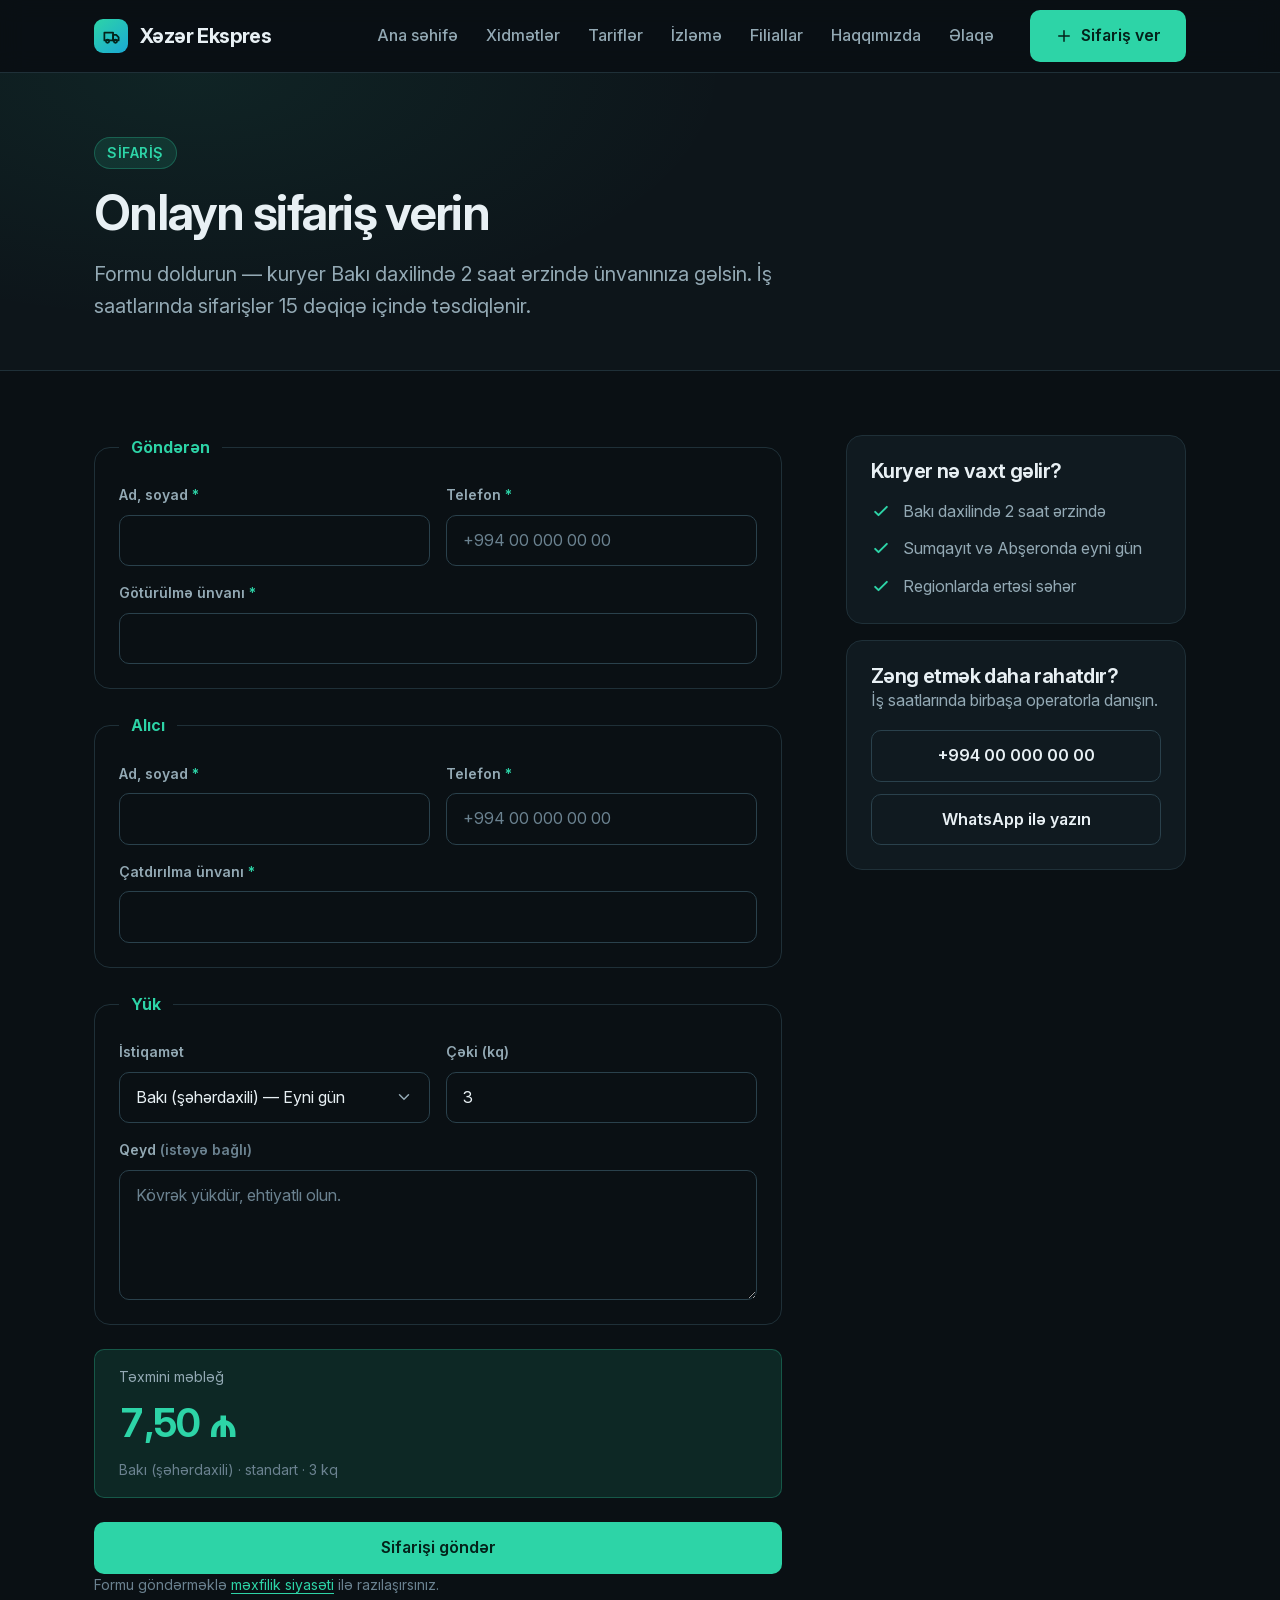
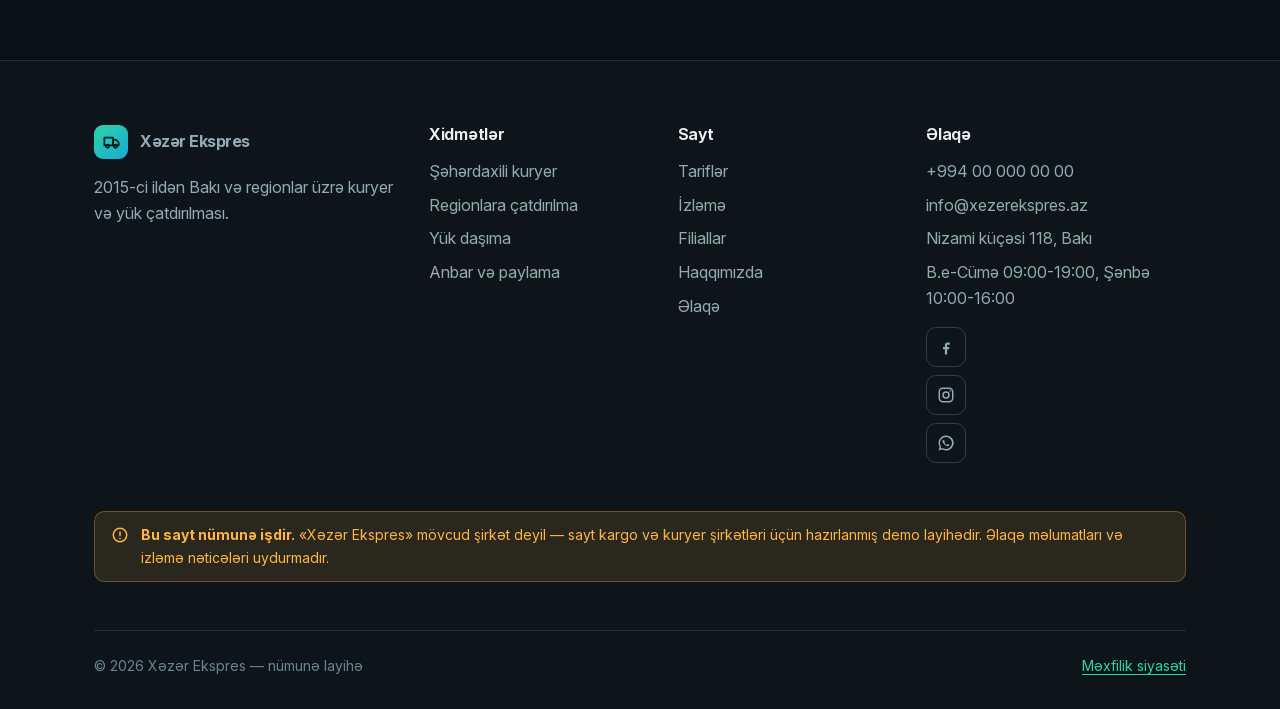
<file: sifaris.html>
<!doctype html>
<html lang="az" class="no-js">
  <head>
    <meta charset="utf-8" />
    <!-- Drops the no-js class before first paint, so the menu never flashes open. -->
    <script>document.documentElement.classList.remove("no-js");</script>
    <meta name="viewport" content="width=device-width, initial-scale=1" />
    <title>Onlayn sifariş — kuryer çağırın | Xəzər Ekspres</title>
    <meta name="description" content="Göndərən və alıcı məlumatlarını doldurun, kuryer Bakı daxilində 2 saat ərzində ünvanınıza gəlsin. Məbləği elə formada görün." />
    <link rel="canonical" href="https://twenion.github.io/cargo-site-demo/sifaris.html" />
    <link rel="icon" href="assets/img/favicon.svg" type="image/svg+xml" />
    <link rel="stylesheet" href="assets/css/style.css" />

    <meta property="og:type" content="website" />
    <meta property="og:site_name" content="Xəzər Ekspres" />
    <meta property="og:locale" content="az_AZ" />
    <meta property="og:title" content="Onlayn sifariş" />
    <meta property="og:description" content="İki dəqiqəlik formu doldurun, kuryeri ünvanınıza çağırın." />
    <meta property="og:image" content="https://twenion.github.io/cargo-site-demo/assets/img/og-cover.png" />
    <meta property="og:url" content="https://twenion.github.io/cargo-site-demo/sifaris.html" />
    <meta name="twitter:card" content="summary_large_image" />

    <script type="application/ld+json">
      {
        "@context": "https://schema.org",
        "@type": "BreadcrumbList",
        "itemListElement": [
          { "@type": "ListItem", "position": 1, "name": "Ana səhifə", "item": "https://twenion.github.io/cargo-site-demo/" },
          { "@type": "ListItem", "position": 2, "name": "Sifariş", "item": "https://twenion.github.io/cargo-site-demo/sifaris.html" }
        ]
      }
    </script>
  </head>

  <body>
    <a class="skip-link" href="#main">Əsas məzmuna keç</a>

    <header class="site-header">
      <div class="wrap site-header__inner">
        <a class="logo" href="index.html">
          <span class="logo__mark" aria-hidden="true">
            <svg viewBox="0 0 24 24" fill="none" stroke="currentColor" stroke-width="2.2" stroke-linecap="round" stroke-linejoin="round">
              <path d="M3 7h11v10H3z" /><path d="M14 10h4l3 3v4h-7z" />
              <circle cx="7" cy="18" r="2" /><circle cx="17" cy="18" r="2" />
            </svg>
          </span>
          Xəzər Ekspres
        </a>

        <button class="nav-toggle" type="button" aria-expanded="false" aria-controls="main-nav">
          <span class="visually-hidden">Menyunu aç</span>
          <svg class="nav-toggle__open" viewBox="0 0 24 24" fill="none" stroke="currentColor" stroke-width="2" stroke-linecap="round" aria-hidden="true">
            <path d="M4 7h16M4 12h16M4 17h16" />
          </svg>
          <svg class="nav-toggle__close" viewBox="0 0 24 24" fill="none" stroke="currentColor" stroke-width="2" stroke-linecap="round" aria-hidden="true">
            <path d="M6 6l12 12M18 6L6 18" />
          </svg>
        </button>

        <nav class="nav" id="main-nav" aria-label="Əsas menyu">
          <ul class="nav__list">
            <li><a class="nav__link" href="index.html">Ana səhifə</a></li>
            <li><a class="nav__link" href="xidmetler.html">Xidmətlər</a></li>
            <li><a class="nav__link" href="tarifler.html">Tariflər</a></li>
            <li><a class="nav__link" href="izleme.html">İzləmə</a></li>
            <li><a class="nav__link" href="filiallar.html">Filiallar</a></li>
            <li><a class="nav__link" href="haqqimizda.html">Haqqımızda</a></li>
            <li><a class="nav__link" href="elaqe.html">Əlaqə</a></li>
          </ul>
        </nav>

        <a class="btn btn--primary header-cta" href="sifaris.html" aria-current="page">
          <svg viewBox="0 0 24 24" fill="none" stroke="currentColor" stroke-width="2" stroke-linecap="round" stroke-linejoin="round" aria-hidden="true">
            <path d="M12 5v14M5 12h14" />
          </svg>
          Sifariş ver
        </a>
      </div>
    </header>

    <main id="main">
      <section class="page-head">
        <div class="wrap">
          <p class="eyebrow">Sifariş</p>
          <h1>Onlayn sifariş verin</h1>
          <p class="page-head__lede">Formu doldurun — kuryer Bakı daxilində 2 saat ərzində ünvanınıza gəlsin. İş saatlarında sifarişlər 15 dəqiqə içində təsdiqlənir.</p>
        </div>
      </section>

      <section class="section--tight">
        <div class="wrap order">
          <form class="order__form" data-order-form novalidate>
            <fieldset class="fieldset">
              <legend>Göndərən</legend>
              <div class="field-row">
                <div class="field">
                  <label for="sender-name">Ad, soyad <span class="req" aria-hidden="true">*</span></label>
                  <input class="input" id="sender-name" name="sender-name" type="text" autocomplete="name" required />
                  <p class="field-error" data-error>Adınızı yazın.</p>
                </div>
                <div class="field">
                  <label for="sender-phone">Telefon <span class="req" aria-hidden="true">*</span></label>
                  <input class="input" id="sender-phone" name="sender-phone" type="tel" inputmode="tel" autocomplete="tel" placeholder="+994 00 000 00 00" required />
                  <p class="field-error" data-error>Telefon nömrəsini tam yazın.</p>
                </div>
              </div>
              <div class="field">
                <label for="sender-address">Götürülmə ünvanı <span class="req" aria-hidden="true">*</span></label>
                <input class="input" id="sender-address" name="sender-address" type="text" autocomplete="street-address" required />
                <p class="field-error" data-error>Kuryerin gələcəyi ünvanı yazın.</p>
              </div>
            </fieldset>

            <fieldset class="fieldset">
              <legend>Alıcı</legend>
              <div class="field-row">
                <div class="field">
                  <label for="receiver-name">Ad, soyad <span class="req" aria-hidden="true">*</span></label>
                  <input class="input" id="receiver-name" name="receiver-name" type="text" required />
                  <p class="field-error" data-error>Alıcının adını yazın.</p>
                </div>
                <div class="field">
                  <label for="receiver-phone">Telefon <span class="req" aria-hidden="true">*</span></label>
                  <input class="input" id="receiver-phone" name="receiver-phone" type="tel" inputmode="tel" placeholder="+994 00 000 00 00" required />
                  <p class="field-error" data-error>Telefon nömrəsini tam yazın.</p>
                </div>
              </div>
              <div class="field">
                <label for="receiver-address">Çatdırılma ünvanı <span class="req" aria-hidden="true">*</span></label>
                <input class="input" id="receiver-address" name="receiver-address" type="text" required />
                <p class="field-error" data-error>Çatdırılma ünvanını yazın.</p>
              </div>
            </fieldset>

            <fieldset class="fieldset">
              <legend>Yük</legend>
              <div class="field-row">
                <div class="field">
                  <label for="order-dest">İstiqamət</label>
                  <select class="select" id="order-dest" name="dest" data-calc-to>
                  <option value="baku">Bakı (şəhərdaxili) — Eyni gün</option>
                  <option value="sumqayit">Sumqayıt / Abşeron — Eyni gün / ertəsi gün</option>
                  <option value="region-yaxin">Yaxın regionlar — 24 saat</option>
                  <option value="region-uzaq">Uzaq regionlar — 48 saat</option>
                  </select>
                </div>
                <div class="field">
                  <label for="order-weight">Çəki (kq)</label>
                  <input class="input" id="order-weight" name="weight" type="number" min="0.5" max="500" step="0.5" value="3" data-calc-weight />
                </div>
              </div>
              <div class="field">
                <label for="order-note">Qeyd <span class="dim">(istəyə bağlı)</span></label>
                <textarea class="textarea" id="order-note" name="note" placeholder="Kövrək yükdür, ehtiyatlı olun."></textarea>
              </div>
            </fieldset>

            <div class="order__summary">
              <span class="calc__result-label">Təxmini məbləğ</span>
              <span class="calc__result-value" data-calc-price>7,50 ₼</span>
              <span class="calc__result-note" data-calc-note>Bakı (şəhərdaxili) · standart · 3 kq</span>
            </div>

            <button class="btn btn--primary btn--block" type="submit">Sifarişi göndər</button>
            <p class="dim">Formu göndərməklə <a href="mexfilik.html">məxfilik siyasəti</a> ilə razılaşırsınız.</p>

            <div class="form-status" data-form-status role="status" aria-live="polite"></div>
          </form>

          <aside class="order__aside">
            <div class="card">
              <h2>Kuryer nə vaxt gəlir?</h2>
              <ul class="tick-list" style="margin-top: var(--s-4)">
                <li><svg viewBox="0 0 24 24" fill="none" stroke="currentColor" stroke-width="2.4" stroke-linecap="round" stroke-linejoin="round" aria-hidden="true"><path d="m5 13 4 4L19 7" /></svg>Bakı daxilində 2 saat ərzində</li>
                <li><svg viewBox="0 0 24 24" fill="none" stroke="currentColor" stroke-width="2.4" stroke-linecap="round" stroke-linejoin="round" aria-hidden="true"><path d="m5 13 4 4L19 7" /></svg>Sumqayıt və Abşeronda eyni gün</li>
                <li><svg viewBox="0 0 24 24" fill="none" stroke="currentColor" stroke-width="2.4" stroke-linecap="round" stroke-linejoin="round" aria-hidden="true"><path d="m5 13 4 4L19 7" /></svg>Regionlarda ertəsi səhər</li>
              </ul>
            </div>

            <div class="card">
              <h2>Zəng etmək daha rahatdır?</h2>
              <p class="muted">İş saatlarında birbaşa operatorla danışın.</p>
              <p style="margin-top: var(--s-4)">
                <a class="btn btn--ghost btn--block" href="tel:+994000000000">+994 00 000 00 00</a>
              </p>
              <p style="margin-top: var(--s-3)">
                <a class="btn btn--ghost btn--block" href="https://wa.me/994000000000" rel="noopener nofollow" target="_blank">WhatsApp ilə yazın</a>
              </p>
            </div>
          </aside>
        </div>
      </section>
    </main>

    <footer class="site-footer">
      <div class="wrap">
        <div class="footer-grid">
          <div class="footer-col">
            <a class="logo" href="index.html">
              <span class="logo__mark" aria-hidden="true">
                <svg viewBox="0 0 24 24" fill="none" stroke="currentColor" stroke-width="2.2" stroke-linecap="round" stroke-linejoin="round">
                  <path d="M3 7h11v10H3z" /><path d="M14 10h4l3 3v4h-7z" />
                  <circle cx="7" cy="18" r="2" /><circle cx="17" cy="18" r="2" />
                </svg>
              </span>
              Xəzər Ekspres
            </a>
            <p class="muted" style="margin-top: var(--s-4)">
              2015-ci ildən Bakı və regionlar üzrə kuryer və yük çatdırılması.
            </p>
          </div>

          <div class="footer-col">
            <h4>Xidmətlər</h4>
            <ul>
              <li><a href="xidmetler.html">Şəhərdaxili kuryer</a></li>
              <li><a href="xidmetler.html">Regionlara çatdırılma</a></li>
              <li><a href="xidmetler.html">Yük daşıma</a></li>
              <li><a href="xidmetler.html">Anbar və paylama</a></li>
            </ul>
          </div>

          <div class="footer-col">
            <h4>Sayt</h4>
            <ul>
              <li><a href="tarifler.html">Tariflər</a></li>
              <li><a href="izleme.html">İzləmə</a></li>
              <li><a href="filiallar.html">Filiallar</a></li>
              <li><a href="haqqimizda.html">Haqqımızda</a></li>
              <li><a href="elaqe.html">Əlaqə</a></li>
            </ul>
          </div>

          <div class="footer-col">
            <h4>Əlaqə</h4>
            <ul>
              <li><a href="tel:+994000000000">+994 00 000 00 00</a></li>
              <li><a href="mailto:info@xezerekspres.az">info@xezerekspres.az</a></li>
              <li class="muted">Nizami küçəsi 118, Bakı</li>
              <li class="muted">B.e-Cümə 09:00-19:00, Şənbə 10:00-16:00</li>
            </ul>
            <ul class="social" style="margin-top: var(--s-4)">
              <li>
                <a href="https://www.facebook.com/" rel="noopener nofollow" target="_blank">
                  <span class="visually-hidden">Facebook səhifəmiz</span>
                  <svg viewBox="0 0 24 24" fill="currentColor" aria-hidden="true"><path d="M14 9h3V6h-3c-2 0-3.5 1.6-3.5 3.5V12H8v3h2.5v7h3v-7H16l.5-3h-3V9.5c0-.3.2-.5.5-.5z" /></svg>
                </a>
              </li>
              <li>
                <a href="https://www.instagram.com/" rel="noopener nofollow" target="_blank">
                  <span class="visually-hidden">Instagram səhifəmiz</span>
                  <svg viewBox="0 0 24 24" fill="none" stroke="currentColor" stroke-width="2" aria-hidden="true"><rect x="3" y="3" width="18" height="18" rx="5" /><circle cx="12" cy="12" r="4" /><circle cx="17.5" cy="6.5" r="1" fill="currentColor" stroke="none" /></svg>
                </a>
              </li>
              <li>
                <a href="https://wa.me/994000000000" rel="noopener nofollow" target="_blank">
                  <span class="visually-hidden">WhatsApp ilə yazın</span>
                  <svg viewBox="0 0 24 24" fill="currentColor" aria-hidden="true"><path d="M12 2a10 10 0 0 0-8.6 15L2 22l5.2-1.4A10 10 0 1 0 12 2zm0 18a8 8 0 0 1-4.1-1.1l-.3-.2-3 .8.8-2.9-.2-.3A8 8 0 1 1 12 20zm4.4-5.8c-.2-.1-1.4-.7-1.6-.8-.2-.1-.4-.1-.5.1l-.7.9c-.1.2-.3.2-.5.1a6.5 6.5 0 0 1-3.2-2.8c-.1-.2 0-.4.1-.5l.4-.5c.1-.2.1-.3 0-.5l-.7-1.7c-.2-.4-.4-.4-.5-.4h-.5c-.2 0-.5.1-.7.3-.9.9-.9 2.1-.1 3.4a9.4 9.4 0 0 0 4.6 4.1c1.5.6 2.5.5 3.2-.1.3-.3.6-.8.7-1.2.1-.3 0-.4-.2-.5z" /></svg>
                </a>
              </li>
            </ul>
          </div>
        </div>

        <div class="demo-notice" style="margin-top: var(--s-7)">
          <svg viewBox="0 0 24 24" fill="none" stroke="currentColor" stroke-width="2" stroke-linecap="round" aria-hidden="true">
            <circle cx="12" cy="12" r="9" /><path d="M12 8v5M12 16.5v.5" />
          </svg>
          <span>
            <strong>Bu sayt nümunə işdir.</strong> «Xəzər Ekspres» mövcud şirkət deyil —
            sayt kargo və kuryer şirkətləri üçün hazırlanmış demo layihədir. Əlaqə
            məlumatları və izləmə nəticələri uydurmadır.
          </span>
        </div>

        <div class="footer-bottom">
          <p>© 2026 Xəzər Ekspres — nümunə layihə</p>
          <p><a href="mexfilik.html">Məxfilik siyasəti</a></p>
        </div>
      </div>
    </footer>

    <script src="assets/js/data.js" defer></script>
    <script src="assets/js/site.js" defer></script>
  </body>
</html>
</file>
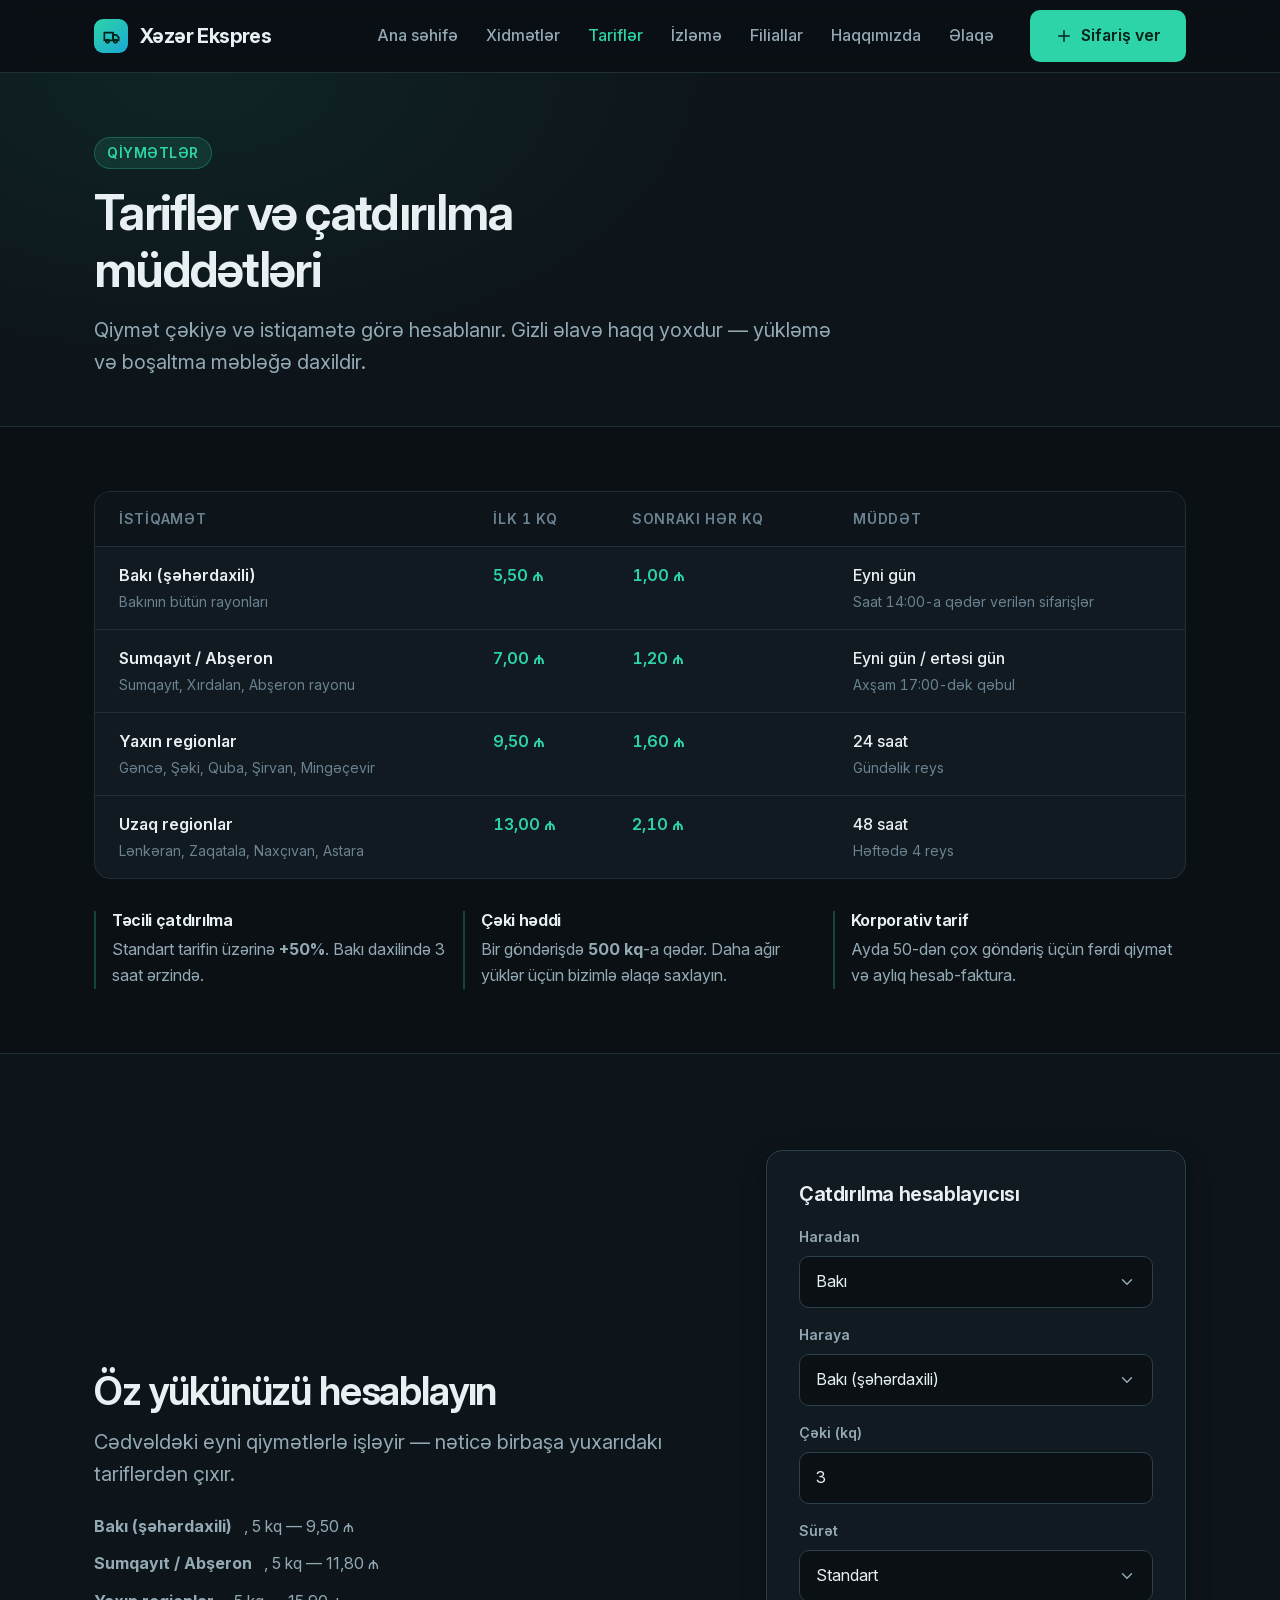
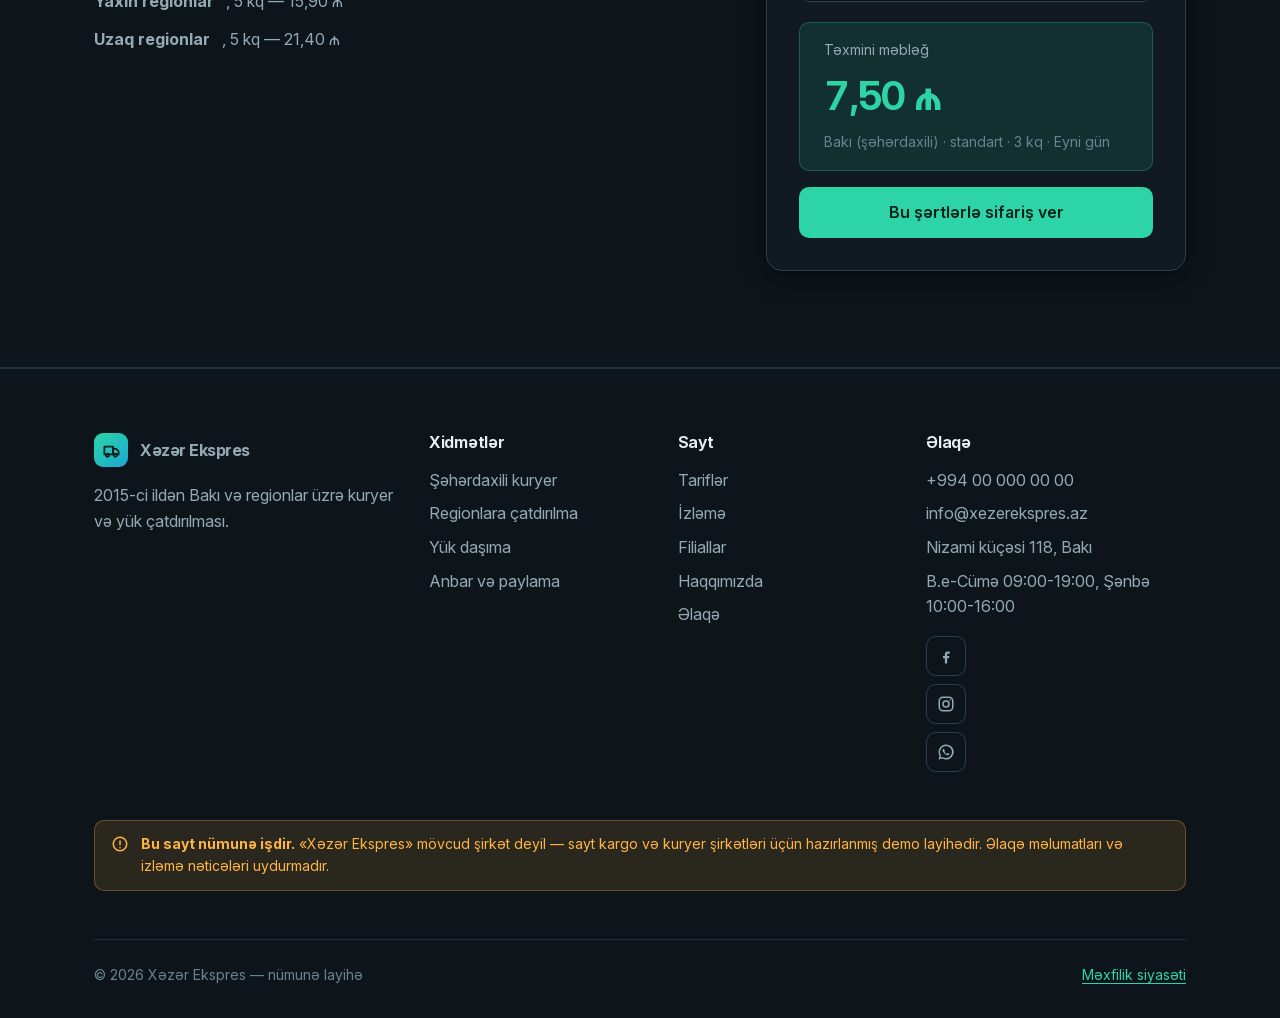
<file: tarifler.html>
<!doctype html>
<html lang="az" class="no-js">
  <head>
    <meta charset="utf-8" />
    <!-- Drops the no-js class before first paint, so the menu never flashes open. -->
    <script>document.documentElement.classList.remove("no-js");</script>
    <meta name="viewport" content="width=device-width, initial-scale=1" />
    <title>Tariflər — çatdırılma qiymətləri və müddətləri | Xəzər Ekspres</title>
    <meta name="description" content="Bakı və regionlara çatdırılma qiymətləri: ilk 1 kq və sonrakı kiloqramlar üzrə tarif, çatdırılma müddətləri, təcili göndəriş və korporativ şərtlər." />
    <link rel="canonical" href="https://twenion.github.io/cargo-site-demo/tarifler.html" />
    <link rel="icon" href="assets/img/favicon.svg" type="image/svg+xml" />
    <link rel="stylesheet" href="assets/css/style.css" />

    <meta property="og:type" content="website" />
    <meta property="og:site_name" content="Xəzər Ekspres" />
    <meta property="og:locale" content="az_AZ" />
    <meta property="og:title" content="Tariflər — çatdırılma qiymətləri" />
    <meta property="og:description" content="İstiqamətə və çəkiyə görə qiymət cədvəli, üstəlik onlayn hesablayıcı." />
    <meta property="og:image" content="https://twenion.github.io/cargo-site-demo/assets/img/og-cover.png" />
    <meta property="og:url" content="https://twenion.github.io/cargo-site-demo/tarifler.html" />
    <meta name="twitter:card" content="summary_large_image" />

    <script type="application/ld+json">
      {
        "@context": "https://schema.org",
        "@type": "BreadcrumbList",
        "itemListElement": [
          { "@type": "ListItem", "position": 1, "name": "Ana səhifə", "item": "https://twenion.github.io/cargo-site-demo/" },
          { "@type": "ListItem", "position": 2, "name": "Tariflər", "item": "https://twenion.github.io/cargo-site-demo/tarifler.html" }
        ]
      }
    </script>
  </head>

  <body>
    <a class="skip-link" href="#main">Əsas məzmuna keç</a>

    <header class="site-header">
      <div class="wrap site-header__inner">
        <a class="logo" href="index.html">
          <span class="logo__mark" aria-hidden="true">
            <svg viewBox="0 0 24 24" fill="none" stroke="currentColor" stroke-width="2.2" stroke-linecap="round" stroke-linejoin="round">
              <path d="M3 7h11v10H3z" /><path d="M14 10h4l3 3v4h-7z" />
              <circle cx="7" cy="18" r="2" /><circle cx="17" cy="18" r="2" />
            </svg>
          </span>
          Xəzər Ekspres
        </a>

        <button class="nav-toggle" type="button" aria-expanded="false" aria-controls="main-nav">
          <span class="visually-hidden">Menyunu aç</span>
          <svg class="nav-toggle__open" viewBox="0 0 24 24" fill="none" stroke="currentColor" stroke-width="2" stroke-linecap="round" aria-hidden="true">
            <path d="M4 7h16M4 12h16M4 17h16" />
          </svg>
          <svg class="nav-toggle__close" viewBox="0 0 24 24" fill="none" stroke="currentColor" stroke-width="2" stroke-linecap="round" aria-hidden="true">
            <path d="M6 6l12 12M18 6L6 18" />
          </svg>
        </button>

        <nav class="nav" id="main-nav" aria-label="Əsas menyu">
          <ul class="nav__list">
            <li><a class="nav__link" href="index.html">Ana səhifə</a></li>
            <li><a class="nav__link" href="xidmetler.html">Xidmətlər</a></li>
            <li><a class="nav__link" href="tarifler.html" aria-current="page">Tariflər</a></li>
            <li><a class="nav__link" href="izleme.html">İzləmə</a></li>
            <li><a class="nav__link" href="filiallar.html">Filiallar</a></li>
            <li><a class="nav__link" href="haqqimizda.html">Haqqımızda</a></li>
            <li><a class="nav__link" href="elaqe.html">Əlaqə</a></li>
          </ul>
        </nav>

        <a class="btn btn--primary header-cta" href="sifaris.html">
          <svg viewBox="0 0 24 24" fill="none" stroke="currentColor" stroke-width="2" stroke-linecap="round" stroke-linejoin="round" aria-hidden="true">
            <path d="M12 5v14M5 12h14" />
          </svg>
          Sifariş ver
        </a>
      </div>
    </header>

    <main id="main">
      <section class="page-head">
        <div class="wrap">
          <p class="eyebrow">Qiymətlər</p>
          <h1>Tariflər və çatdırılma müddətləri</h1>
          <p class="page-head__lede">Qiymət çəkiyə və istiqamətə görə hesablanır. Gizli əlavə haqq yoxdur — yükləmə və boşaltma məbləğə daxildir.</p>
        </div>
      </section>

      <section class="section--tight">
        <div class="wrap">
          <div class="table-wrap">
            <table class="table">
              <caption class="visually-hidden">İstiqamətlərə görə çatdırılma qiymətləri və müddətləri</caption>
              <thead>
                <tr>
                  <th scope="col">İstiqamət</th>
                  <th scope="col">İlk 1 kq</th>
                  <th scope="col">Sonrakı hər kq</th>
                  <th scope="col">Müddət</th>
                </tr>
              </thead>
              <tbody>
              <tr>
                <th scope="row">
                  Bakı (şəhərdaxili)
                  <span class="table__sub">Bakının bütün rayonları</span>
                </th>
                <td data-label="İlk 1 kq">5,50 ₼</td>
                <td data-label="Sonrakı hər kq">1,00 ₼</td>
                <td data-label="Müddət">Eyni gün<span class="table__sub">Saat 14:00-a qədər verilən sifarişlər</span></td>
              </tr>
              <tr>
                <th scope="row">
                  Sumqayıt / Abşeron
                  <span class="table__sub">Sumqayıt, Xırdalan, Abşeron rayonu</span>
                </th>
                <td data-label="İlk 1 kq">7,00 ₼</td>
                <td data-label="Sonrakı hər kq">1,20 ₼</td>
                <td data-label="Müddət">Eyni gün / ertəsi gün<span class="table__sub">Axşam 17:00-dək qəbul</span></td>
              </tr>
              <tr>
                <th scope="row">
                  Yaxın regionlar
                  <span class="table__sub">Gəncə, Şəki, Quba, Şirvan, Mingəçevir</span>
                </th>
                <td data-label="İlk 1 kq">9,50 ₼</td>
                <td data-label="Sonrakı hər kq">1,60 ₼</td>
                <td data-label="Müddət">24 saat<span class="table__sub">Gündəlik reys</span></td>
              </tr>
              <tr>
                <th scope="row">
                  Uzaq regionlar
                  <span class="table__sub">Lənkəran, Zaqatala, Naxçıvan, Astara</span>
                </th>
                <td data-label="İlk 1 kq">13,00 ₼</td>
                <td data-label="Sonrakı hər kq">2,10 ₼</td>
                <td data-label="Müddət">48 saat<span class="table__sub">Həftədə 4 reys</span></td>
              </tr>
              </tbody>
            </table>
          </div>

          <div class="note-grid">
            <div class="note">
              <h3>Təcili çatdırılma</h3>
              <p>Standart tarifin üzərinə <strong>+50%</strong>. Bakı daxilində 3 saat ərzində.</p>
            </div>
            <div class="note">
              <h3>Çəki həddi</h3>
              <p>Bir göndərişdə <strong>500 kq</strong>-a qədər. Daha ağır yüklər üçün bizimlə əlaqə saxlayın.</p>
            </div>
            <div class="note">
              <h3>Korporativ tarif</h3>
              <p>Ayda 50-dən çox göndəriş üçün fərdi qiymət və aylıq hesab-faktura.</p>
            </div>
          </div>
        </div>
      </section>

      <section class="section section--alt" id="hesablayici">
        <div class="wrap calc">
          <div class="calc__copy">
            <div class="section-head">
              <h2>Öz yükünüzü hesablayın</h2>
              <p>Cədvəldəki eyni qiymətlərlə işləyir — nəticə birbaşa yuxarıdakı tariflərdən çıxır.</p>
            </div>
            <ul class="tick-list">
              <li><strong>Bakı (şəhərdaxili)</strong>, 5 kq — 9,50 ₼</li>
              <li><strong>Sumqayıt / Abşeron</strong>, 5 kq — 11,80 ₼</li>
              <li><strong>Yaxın regionlar</strong>, 5 kq — 15,90 ₼</li>
              <li><strong>Uzaq regionlar</strong>, 5 kq — 21,40 ₼</li>
            </ul>
          </div>

          <form class="calc__panel" data-calc-form>
            <h3 class="calc__title">Çatdırılma hesablayıcısı</h3>

            <div class="field">
              <label for="calc-from">Haradan</label>
              <select class="select" id="calc-from" name="from" data-calc-from>
                <option value="baku">Bakı</option>
                <option value="sumqayit">Sumqayıt</option>
                <option value="gence">Gəncə</option>
              </select>
            </div>

            <div class="field">
              <label for="calc-to">Haraya</label>
              <select class="select" id="calc-to" name="to" data-calc-to>
                <option value="baku">Bakı (şəhərdaxili)</option>
                <option value="sumqayit">Sumqayıt / Abşeron</option>
                <option value="region-yaxin">Yaxın regionlar</option>
                <option value="region-uzaq">Uzaq regionlar</option>
              </select>
            </div>

            <div class="field">
              <label for="calc-weight">Çəki (kq)</label>
              <input class="input" id="calc-weight" name="weight" type="number" min="0.5" max="500" step="0.5" value="3" data-calc-weight />
            </div>

            <div class="field">
              <label for="calc-speed">Sürət</label>
              <select class="select" id="calc-speed" name="speed" data-calc-speed>
                <option value="standart">Standart</option>
                <option value="tecili">Təcili (+50%)</option>
              </select>
            </div>

            <output class="calc__result" data-calc-output>
              <span class="calc__result-label">Təxmini məbləğ</span>
              <span class="calc__result-value" data-calc-price>7,50 ₼</span>
              <span class="calc__result-note" data-calc-note>Bakı (şəhərdaxili) · standart · 3 kq</span>
            </output>

            <noscript>
              <p class="dim">Hesablayıcı üçün JavaScript lazımdır — qiymətləri yuxarıdakı cədvəldən götürə bilərsiniz.</p>
            </noscript>

            <a class="btn btn--primary btn--block" href="sifaris.html">Bu şərtlərlə sifariş ver</a>
          </form>
        </div>
      </section>
    </main>

    <footer class="site-footer">
      <div class="wrap">
        <div class="footer-grid">
          <div class="footer-col">
            <a class="logo" href="index.html">
              <span class="logo__mark" aria-hidden="true">
                <svg viewBox="0 0 24 24" fill="none" stroke="currentColor" stroke-width="2.2" stroke-linecap="round" stroke-linejoin="round">
                  <path d="M3 7h11v10H3z" /><path d="M14 10h4l3 3v4h-7z" />
                  <circle cx="7" cy="18" r="2" /><circle cx="17" cy="18" r="2" />
                </svg>
              </span>
              Xəzər Ekspres
            </a>
            <p class="muted" style="margin-top: var(--s-4)">
              2015-ci ildən Bakı və regionlar üzrə kuryer və yük çatdırılması.
            </p>
          </div>

          <div class="footer-col">
            <h4>Xidmətlər</h4>
            <ul>
              <li><a href="xidmetler.html">Şəhərdaxili kuryer</a></li>
              <li><a href="xidmetler.html">Regionlara çatdırılma</a></li>
              <li><a href="xidmetler.html">Yük daşıma</a></li>
              <li><a href="xidmetler.html">Anbar və paylama</a></li>
            </ul>
          </div>

          <div class="footer-col">
            <h4>Sayt</h4>
            <ul>
              <li><a href="tarifler.html">Tariflər</a></li>
              <li><a href="izleme.html">İzləmə</a></li>
              <li><a href="filiallar.html">Filiallar</a></li>
              <li><a href="haqqimizda.html">Haqqımızda</a></li>
              <li><a href="elaqe.html">Əlaqə</a></li>
            </ul>
          </div>

          <div class="footer-col">
            <h4>Əlaqə</h4>
            <ul>
              <li><a href="tel:+994000000000">+994 00 000 00 00</a></li>
              <li><a href="mailto:info@xezerekspres.az">info@xezerekspres.az</a></li>
              <li class="muted">Nizami küçəsi 118, Bakı</li>
              <li class="muted">B.e-Cümə 09:00-19:00, Şənbə 10:00-16:00</li>
            </ul>
            <ul class="social" style="margin-top: var(--s-4)">
              <li>
                <a href="https://www.facebook.com/" rel="noopener nofollow" target="_blank">
                  <span class="visually-hidden">Facebook səhifəmiz</span>
                  <svg viewBox="0 0 24 24" fill="currentColor" aria-hidden="true"><path d="M14 9h3V6h-3c-2 0-3.5 1.6-3.5 3.5V12H8v3h2.5v7h3v-7H16l.5-3h-3V9.5c0-.3.2-.5.5-.5z" /></svg>
                </a>
              </li>
              <li>
                <a href="https://www.instagram.com/" rel="noopener nofollow" target="_blank">
                  <span class="visually-hidden">Instagram səhifəmiz</span>
                  <svg viewBox="0 0 24 24" fill="none" stroke="currentColor" stroke-width="2" aria-hidden="true"><rect x="3" y="3" width="18" height="18" rx="5" /><circle cx="12" cy="12" r="4" /><circle cx="17.5" cy="6.5" r="1" fill="currentColor" stroke="none" /></svg>
                </a>
              </li>
              <li>
                <a href="https://wa.me/994000000000" rel="noopener nofollow" target="_blank">
                  <span class="visually-hidden">WhatsApp ilə yazın</span>
                  <svg viewBox="0 0 24 24" fill="currentColor" aria-hidden="true"><path d="M12 2a10 10 0 0 0-8.6 15L2 22l5.2-1.4A10 10 0 1 0 12 2zm0 18a8 8 0 0 1-4.1-1.1l-.3-.2-3 .8.8-2.9-.2-.3A8 8 0 1 1 12 20zm4.4-5.8c-.2-.1-1.4-.7-1.6-.8-.2-.1-.4-.1-.5.1l-.7.9c-.1.2-.3.2-.5.1a6.5 6.5 0 0 1-3.2-2.8c-.1-.2 0-.4.1-.5l.4-.5c.1-.2.1-.3 0-.5l-.7-1.7c-.2-.4-.4-.4-.5-.4h-.5c-.2 0-.5.1-.7.3-.9.9-.9 2.1-.1 3.4a9.4 9.4 0 0 0 4.6 4.1c1.5.6 2.5.5 3.2-.1.3-.3.6-.8.7-1.2.1-.3 0-.4-.2-.5z" /></svg>
                </a>
              </li>
            </ul>
          </div>
        </div>

        <div class="demo-notice" style="margin-top: var(--s-7)">
          <svg viewBox="0 0 24 24" fill="none" stroke="currentColor" stroke-width="2" stroke-linecap="round" aria-hidden="true">
            <circle cx="12" cy="12" r="9" /><path d="M12 8v5M12 16.5v.5" />
          </svg>
          <span>
            <strong>Bu sayt nümunə işdir.</strong> «Xəzər Ekspres» mövcud şirkət deyil —
            sayt kargo və kuryer şirkətləri üçün hazırlanmış demo layihədir. Əlaqə
            məlumatları və izləmə nəticələri uydurmadır.
          </span>
        </div>

        <div class="footer-bottom">
          <p>© 2026 Xəzər Ekspres — nümunə layihə</p>
          <p><a href="mexfilik.html">Məxfilik siyasəti</a></p>
        </div>
      </div>
    </footer>

    <script src="assets/js/data.js" defer></script>
    <script src="assets/js/site.js" defer></script>
  </body>
</html>
</file>
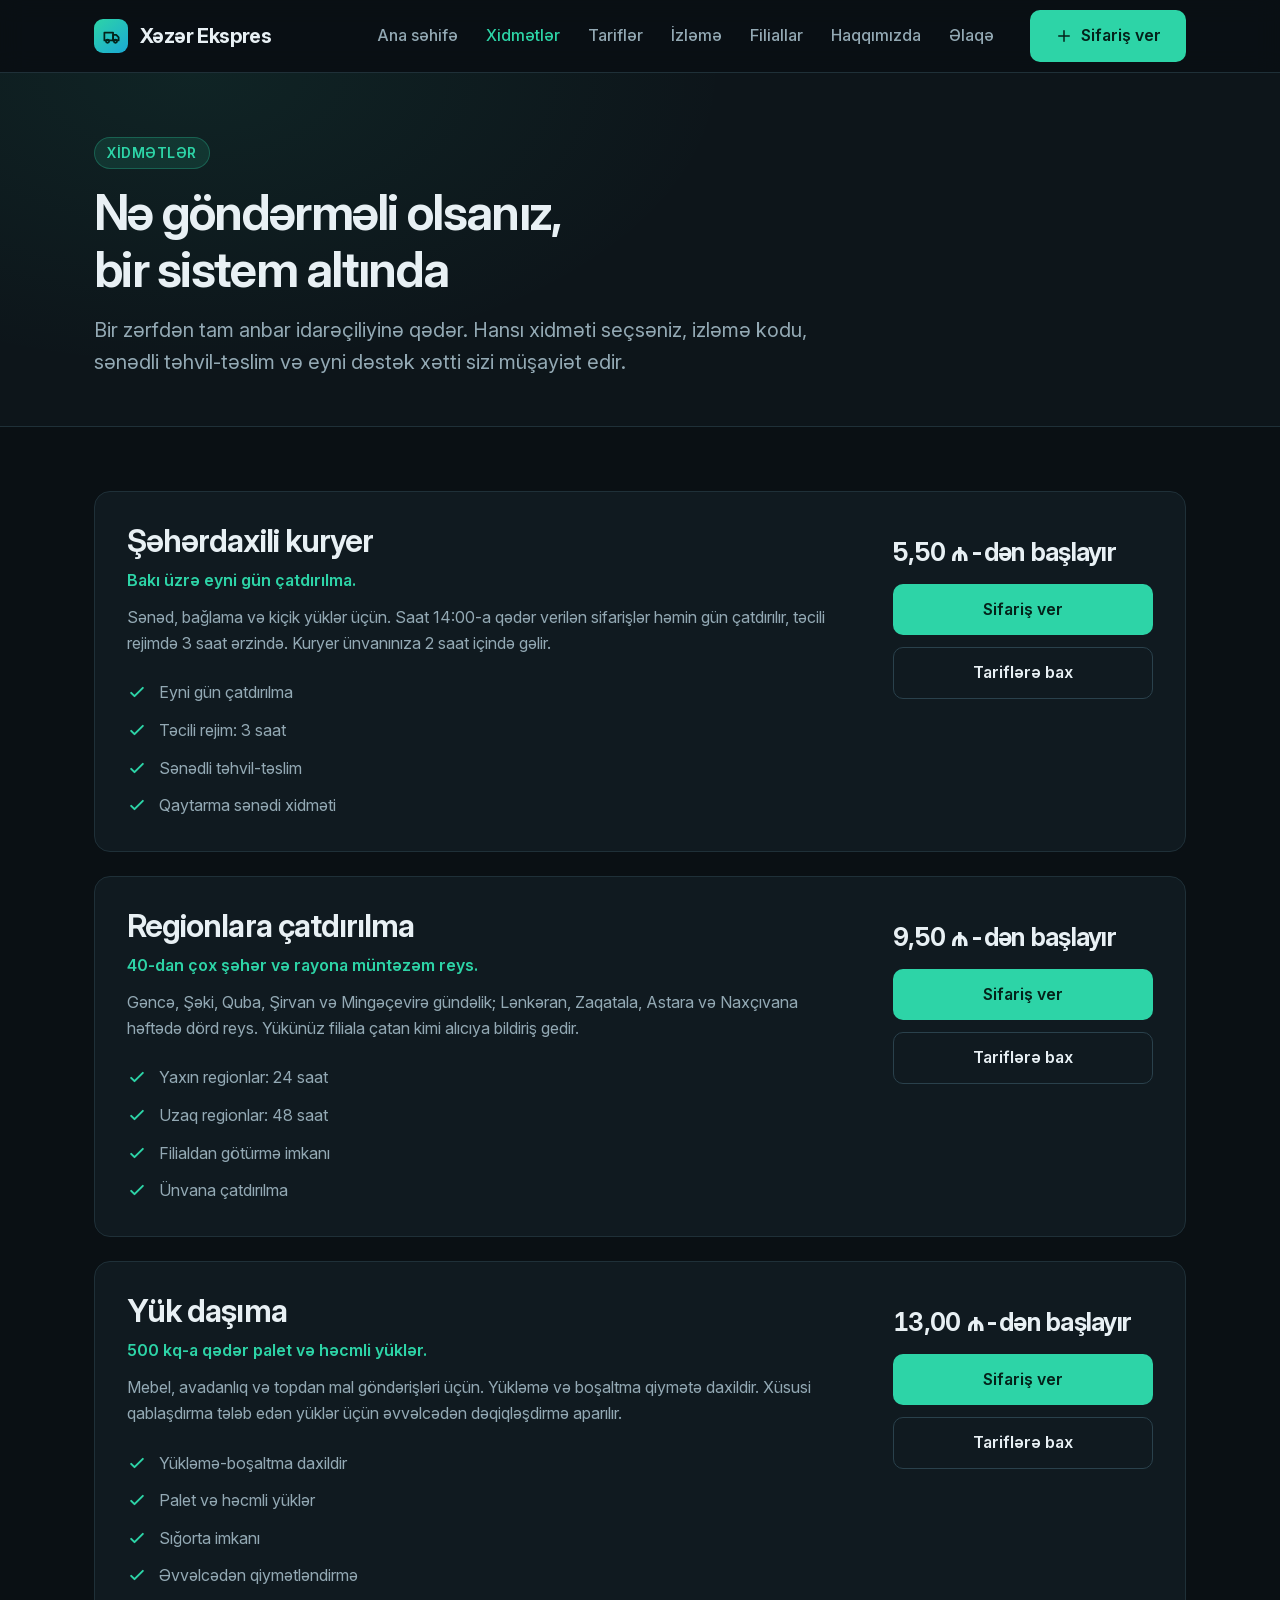
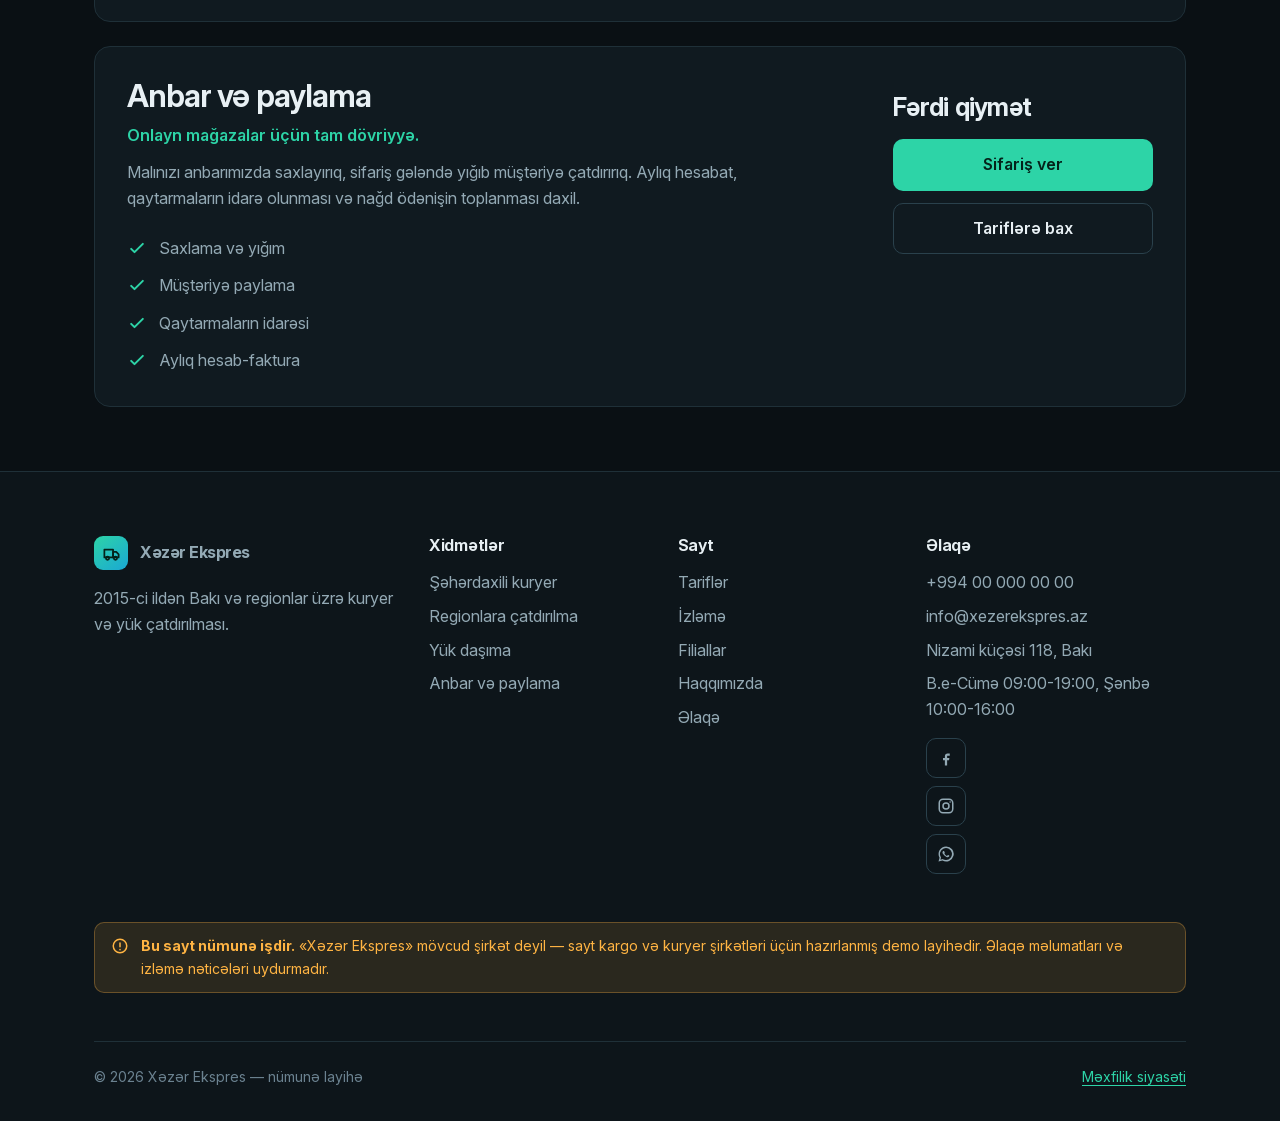
<file: xidmetler.html>
<!doctype html>
<html lang="az" class="no-js">
  <head>
    <meta charset="utf-8" />
    <!-- Drops the no-js class before first paint, so the menu never flashes open. -->
    <script>document.documentElement.classList.remove("no-js");</script>
    <meta name="viewport" content="width=device-width, initial-scale=1" />
    <title>Xidmətlər — kuryer, region çatdırılması, yük daşıma | Xəzər Ekspres</title>
    <meta name="description" content="Şəhərdaxili kuryer, regionlara çatdırılma, 500 kq-a qədər yük daşıma və onlayn mağazalar üçün anbar-paylama xidməti." />
    <link rel="canonical" href="https://twenion.github.io/cargo-site-demo/xidmetler.html" />
    <link rel="icon" href="assets/img/favicon.svg" type="image/svg+xml" />
    <link rel="stylesheet" href="assets/css/style.css" />

    <meta property="og:type" content="website" />
    <meta property="og:site_name" content="Xəzər Ekspres" />
    <meta property="og:locale" content="az_AZ" />
    <meta property="og:title" content="Xidmətlər" />
    <meta property="og:description" content="Kuryerdən anbar idarəçiliyinə qədər dörd xidmət, bir izləmə sistemi." />
    <meta property="og:image" content="https://twenion.github.io/cargo-site-demo/assets/img/og-cover.png" />
    <meta property="og:url" content="https://twenion.github.io/cargo-site-demo/xidmetler.html" />
    <meta name="twitter:card" content="summary_large_image" />

    <script type="application/ld+json">
      {
        "@context": "https://schema.org",
        "@type": "BreadcrumbList",
        "itemListElement": [
          { "@type": "ListItem", "position": 1, "name": "Ana səhifə", "item": "https://twenion.github.io/cargo-site-demo/" },
          { "@type": "ListItem", "position": 2, "name": "Xidmətlər", "item": "https://twenion.github.io/cargo-site-demo/xidmetler.html" }
        ]
      }
    </script>
  </head>

  <body>
    <a class="skip-link" href="#main">Əsas məzmuna keç</a>

    <header class="site-header">
      <div class="wrap site-header__inner">
        <a class="logo" href="index.html">
          <span class="logo__mark" aria-hidden="true">
            <svg viewBox="0 0 24 24" fill="none" stroke="currentColor" stroke-width="2.2" stroke-linecap="round" stroke-linejoin="round">
              <path d="M3 7h11v10H3z" /><path d="M14 10h4l3 3v4h-7z" />
              <circle cx="7" cy="18" r="2" /><circle cx="17" cy="18" r="2" />
            </svg>
          </span>
          Xəzər Ekspres
        </a>

        <button class="nav-toggle" type="button" aria-expanded="false" aria-controls="main-nav">
          <span class="visually-hidden">Menyunu aç</span>
          <svg class="nav-toggle__open" viewBox="0 0 24 24" fill="none" stroke="currentColor" stroke-width="2" stroke-linecap="round" aria-hidden="true">
            <path d="M4 7h16M4 12h16M4 17h16" />
          </svg>
          <svg class="nav-toggle__close" viewBox="0 0 24 24" fill="none" stroke="currentColor" stroke-width="2" stroke-linecap="round" aria-hidden="true">
            <path d="M6 6l12 12M18 6L6 18" />
          </svg>
        </button>

        <nav class="nav" id="main-nav" aria-label="Əsas menyu">
          <ul class="nav__list">
            <li><a class="nav__link" href="index.html">Ana səhifə</a></li>
            <li><a class="nav__link" href="xidmetler.html" aria-current="page">Xidmətlər</a></li>
            <li><a class="nav__link" href="tarifler.html">Tariflər</a></li>
            <li><a class="nav__link" href="izleme.html">İzləmə</a></li>
            <li><a class="nav__link" href="filiallar.html">Filiallar</a></li>
            <li><a class="nav__link" href="haqqimizda.html">Haqqımızda</a></li>
            <li><a class="nav__link" href="elaqe.html">Əlaqə</a></li>
          </ul>
        </nav>

        <a class="btn btn--primary header-cta" href="sifaris.html">
          <svg viewBox="0 0 24 24" fill="none" stroke="currentColor" stroke-width="2" stroke-linecap="round" stroke-linejoin="round" aria-hidden="true">
            <path d="M12 5v14M5 12h14" />
          </svg>
          Sifariş ver
        </a>
      </div>
    </header>

    <main id="main">
      <section class="page-head">
        <div class="wrap">
          <p class="eyebrow">Xidmətlər</p>
          <h1>Nə göndərməli olsanız, bir sistem altında</h1>
          <p class="page-head__lede">Bir zərfdən tam anbar idarəçiliyinə qədər. Hansı xidməti seçsəniz, izləmə kodu, sənədli təhvil-təslim və eyni dəstək xətti sizi müşayiət edir.</p>
        </div>
      </section>

      <section class="section--tight">
        <div class="wrap service-list">
          <article class="service" id="sheherdaxili">
            <div class="service__body">
              <h2>Şəhərdaxili kuryer</h2>
              <p class="service__lede">Bakı üzrə eyni gün çatdırılma.</p>
              <p class="muted">Sənəd, bağlama və kiçik yüklər üçün. Saat 14:00-a qədər verilən sifarişlər həmin gün çatdırılır, təcili rejimdə 3 saat ərzində. Kuryer ünvanınıza 2 saat içində gəlir.</p>
              <ul class="tick-list service__points"><li><svg viewBox="0 0 24 24" fill="none" stroke="currentColor" stroke-width="2.4" stroke-linecap="round" stroke-linejoin="round" aria-hidden="true"><path d="m5 13 4 4L19 7" /></svg>Eyni gün çatdırılma</li><li><svg viewBox="0 0 24 24" fill="none" stroke="currentColor" stroke-width="2.4" stroke-linecap="round" stroke-linejoin="round" aria-hidden="true"><path d="m5 13 4 4L19 7" /></svg>Təcili rejim: 3 saat</li><li><svg viewBox="0 0 24 24" fill="none" stroke="currentColor" stroke-width="2.4" stroke-linecap="round" stroke-linejoin="round" aria-hidden="true"><path d="m5 13 4 4L19 7" /></svg>Sənədli təhvil-təslim</li><li><svg viewBox="0 0 24 24" fill="none" stroke="currentColor" stroke-width="2.4" stroke-linecap="round" stroke-linejoin="round" aria-hidden="true"><path d="m5 13 4 4L19 7" /></svg>Qaytarma sənədi xidməti</li></ul>
            </div>
            <div class="service__side">
              <p class="service__price">5,50 ₼-dən başlayır</p>
              <a class="btn btn--primary btn--block" href="sifaris.html">Sifariş ver</a>
              <a class="btn btn--ghost btn--block" href="tarifler.html">Tariflərə bax</a>
            </div>
          </article>
          <article class="service" id="regionlar">
            <div class="service__body">
              <h2>Regionlara çatdırılma</h2>
              <p class="service__lede">40-dan çox şəhər və rayona müntəzəm reys.</p>
              <p class="muted">Gəncə, Şəki, Quba, Şirvan və Mingəçevirə gündəlik; Lənkəran, Zaqatala, Astara və Naxçıvana həftədə dörd reys. Yükünüz filiala çatan kimi alıcıya bildiriş gedir.</p>
              <ul class="tick-list service__points"><li><svg viewBox="0 0 24 24" fill="none" stroke="currentColor" stroke-width="2.4" stroke-linecap="round" stroke-linejoin="round" aria-hidden="true"><path d="m5 13 4 4L19 7" /></svg>Yaxın regionlar: 24 saat</li><li><svg viewBox="0 0 24 24" fill="none" stroke="currentColor" stroke-width="2.4" stroke-linecap="round" stroke-linejoin="round" aria-hidden="true"><path d="m5 13 4 4L19 7" /></svg>Uzaq regionlar: 48 saat</li><li><svg viewBox="0 0 24 24" fill="none" stroke="currentColor" stroke-width="2.4" stroke-linecap="round" stroke-linejoin="round" aria-hidden="true"><path d="m5 13 4 4L19 7" /></svg>Filialdan götürmə imkanı</li><li><svg viewBox="0 0 24 24" fill="none" stroke="currentColor" stroke-width="2.4" stroke-linecap="round" stroke-linejoin="round" aria-hidden="true"><path d="m5 13 4 4L19 7" /></svg>Ünvana çatdırılma</li></ul>
            </div>
            <div class="service__side">
              <p class="service__price">9,50 ₼-dən başlayır</p>
              <a class="btn btn--primary btn--block" href="sifaris.html">Sifariş ver</a>
              <a class="btn btn--ghost btn--block" href="tarifler.html">Tariflərə bax</a>
            </div>
          </article>
          <article class="service" id="yuk">
            <div class="service__body">
              <h2>Yük daşıma</h2>
              <p class="service__lede">500 kq-a qədər palet və həcmli yüklər.</p>
              <p class="muted">Mebel, avadanlıq və topdan mal göndərişləri üçün. Yükləmə və boşaltma qiymətə daxildir. Xüsusi qablaşdırma tələb edən yüklər üçün əvvəlcədən dəqiqləşdirmə aparılır.</p>
              <ul class="tick-list service__points"><li><svg viewBox="0 0 24 24" fill="none" stroke="currentColor" stroke-width="2.4" stroke-linecap="round" stroke-linejoin="round" aria-hidden="true"><path d="m5 13 4 4L19 7" /></svg>Yükləmə-boşaltma daxildir</li><li><svg viewBox="0 0 24 24" fill="none" stroke="currentColor" stroke-width="2.4" stroke-linecap="round" stroke-linejoin="round" aria-hidden="true"><path d="m5 13 4 4L19 7" /></svg>Palet və həcmli yüklər</li><li><svg viewBox="0 0 24 24" fill="none" stroke="currentColor" stroke-width="2.4" stroke-linecap="round" stroke-linejoin="round" aria-hidden="true"><path d="m5 13 4 4L19 7" /></svg>Sığorta imkanı</li><li><svg viewBox="0 0 24 24" fill="none" stroke="currentColor" stroke-width="2.4" stroke-linecap="round" stroke-linejoin="round" aria-hidden="true"><path d="m5 13 4 4L19 7" /></svg>Əvvəlcədən qiymətləndirmə</li></ul>
            </div>
            <div class="service__side">
              <p class="service__price">13,00 ₼-dən başlayır</p>
              <a class="btn btn--primary btn--block" href="sifaris.html">Sifariş ver</a>
              <a class="btn btn--ghost btn--block" href="tarifler.html">Tariflərə bax</a>
            </div>
          </article>
          <article class="service" id="anbar">
            <div class="service__body">
              <h2>Anbar və paylama</h2>
              <p class="service__lede">Onlayn mağazalar üçün tam dövriyyə.</p>
              <p class="muted">Malınızı anbarımızda saxlayırıq, sifariş gələndə yığıb müştəriyə çatdırırıq. Aylıq hesabat, qaytarmaların idarə olunması və nağd ödənişin toplanması daxil.</p>
              <ul class="tick-list service__points"><li><svg viewBox="0 0 24 24" fill="none" stroke="currentColor" stroke-width="2.4" stroke-linecap="round" stroke-linejoin="round" aria-hidden="true"><path d="m5 13 4 4L19 7" /></svg>Saxlama və yığım</li><li><svg viewBox="0 0 24 24" fill="none" stroke="currentColor" stroke-width="2.4" stroke-linecap="round" stroke-linejoin="round" aria-hidden="true"><path d="m5 13 4 4L19 7" /></svg>Müştəriyə paylama</li><li><svg viewBox="0 0 24 24" fill="none" stroke="currentColor" stroke-width="2.4" stroke-linecap="round" stroke-linejoin="round" aria-hidden="true"><path d="m5 13 4 4L19 7" /></svg>Qaytarmaların idarəsi</li><li><svg viewBox="0 0 24 24" fill="none" stroke="currentColor" stroke-width="2.4" stroke-linecap="round" stroke-linejoin="round" aria-hidden="true"><path d="m5 13 4 4L19 7" /></svg>Aylıq hesab-faktura</li></ul>
            </div>
            <div class="service__side">
              <p class="service__price">Fərdi qiymət</p>
              <a class="btn btn--primary btn--block" href="sifaris.html">Sifariş ver</a>
              <a class="btn btn--ghost btn--block" href="tarifler.html">Tariflərə bax</a>
            </div>
          </article>
        </div>
      </section>
    </main>

    <footer class="site-footer">
      <div class="wrap">
        <div class="footer-grid">
          <div class="footer-col">
            <a class="logo" href="index.html">
              <span class="logo__mark" aria-hidden="true">
                <svg viewBox="0 0 24 24" fill="none" stroke="currentColor" stroke-width="2.2" stroke-linecap="round" stroke-linejoin="round">
                  <path d="M3 7h11v10H3z" /><path d="M14 10h4l3 3v4h-7z" />
                  <circle cx="7" cy="18" r="2" /><circle cx="17" cy="18" r="2" />
                </svg>
              </span>
              Xəzər Ekspres
            </a>
            <p class="muted" style="margin-top: var(--s-4)">
              2015-ci ildən Bakı və regionlar üzrə kuryer və yük çatdırılması.
            </p>
          </div>

          <div class="footer-col">
            <h4>Xidmətlər</h4>
            <ul>
              <li><a href="xidmetler.html">Şəhərdaxili kuryer</a></li>
              <li><a href="xidmetler.html">Regionlara çatdırılma</a></li>
              <li><a href="xidmetler.html">Yük daşıma</a></li>
              <li><a href="xidmetler.html">Anbar və paylama</a></li>
            </ul>
          </div>

          <div class="footer-col">
            <h4>Sayt</h4>
            <ul>
              <li><a href="tarifler.html">Tariflər</a></li>
              <li><a href="izleme.html">İzləmə</a></li>
              <li><a href="filiallar.html">Filiallar</a></li>
              <li><a href="haqqimizda.html">Haqqımızda</a></li>
              <li><a href="elaqe.html">Əlaqə</a></li>
            </ul>
          </div>

          <div class="footer-col">
            <h4>Əlaqə</h4>
            <ul>
              <li><a href="tel:+994000000000">+994 00 000 00 00</a></li>
              <li><a href="mailto:info@xezerekspres.az">info@xezerekspres.az</a></li>
              <li class="muted">Nizami küçəsi 118, Bakı</li>
              <li class="muted">B.e-Cümə 09:00-19:00, Şənbə 10:00-16:00</li>
            </ul>
            <ul class="social" style="margin-top: var(--s-4)">
              <li>
                <a href="https://www.facebook.com/" rel="noopener nofollow" target="_blank">
                  <span class="visually-hidden">Facebook səhifəmiz</span>
                  <svg viewBox="0 0 24 24" fill="currentColor" aria-hidden="true"><path d="M14 9h3V6h-3c-2 0-3.5 1.6-3.5 3.5V12H8v3h2.5v7h3v-7H16l.5-3h-3V9.5c0-.3.2-.5.5-.5z" /></svg>
                </a>
              </li>
              <li>
                <a href="https://www.instagram.com/" rel="noopener nofollow" target="_blank">
                  <span class="visually-hidden">Instagram səhifəmiz</span>
                  <svg viewBox="0 0 24 24" fill="none" stroke="currentColor" stroke-width="2" aria-hidden="true"><rect x="3" y="3" width="18" height="18" rx="5" /><circle cx="12" cy="12" r="4" /><circle cx="17.5" cy="6.5" r="1" fill="currentColor" stroke="none" /></svg>
                </a>
              </li>
              <li>
                <a href="https://wa.me/994000000000" rel="noopener nofollow" target="_blank">
                  <span class="visually-hidden">WhatsApp ilə yazın</span>
                  <svg viewBox="0 0 24 24" fill="currentColor" aria-hidden="true"><path d="M12 2a10 10 0 0 0-8.6 15L2 22l5.2-1.4A10 10 0 1 0 12 2zm0 18a8 8 0 0 1-4.1-1.1l-.3-.2-3 .8.8-2.9-.2-.3A8 8 0 1 1 12 20zm4.4-5.8c-.2-.1-1.4-.7-1.6-.8-.2-.1-.4-.1-.5.1l-.7.9c-.1.2-.3.2-.5.1a6.5 6.5 0 0 1-3.2-2.8c-.1-.2 0-.4.1-.5l.4-.5c.1-.2.1-.3 0-.5l-.7-1.7c-.2-.4-.4-.4-.5-.4h-.5c-.2 0-.5.1-.7.3-.9.9-.9 2.1-.1 3.4a9.4 9.4 0 0 0 4.6 4.1c1.5.6 2.5.5 3.2-.1.3-.3.6-.8.7-1.2.1-.3 0-.4-.2-.5z" /></svg>
                </a>
              </li>
            </ul>
          </div>
        </div>

        <div class="demo-notice" style="margin-top: var(--s-7)">
          <svg viewBox="0 0 24 24" fill="none" stroke="currentColor" stroke-width="2" stroke-linecap="round" aria-hidden="true">
            <circle cx="12" cy="12" r="9" /><path d="M12 8v5M12 16.5v.5" />
          </svg>
          <span>
            <strong>Bu sayt nümunə işdir.</strong> «Xəzər Ekspres» mövcud şirkət deyil —
            sayt kargo və kuryer şirkətləri üçün hazırlanmış demo layihədir. Əlaqə
            məlumatları və izləmə nəticələri uydurmadır.
          </span>
        </div>

        <div class="footer-bottom">
          <p>© 2026 Xəzər Ekspres — nümunə layihə</p>
          <p><a href="mexfilik.html">Məxfilik siyasəti</a></p>
        </div>
      </div>
    </footer>

    <script src="assets/js/data.js" defer></script>
    <script src="assets/js/site.js" defer></script>
  </body>
</html>
</file>
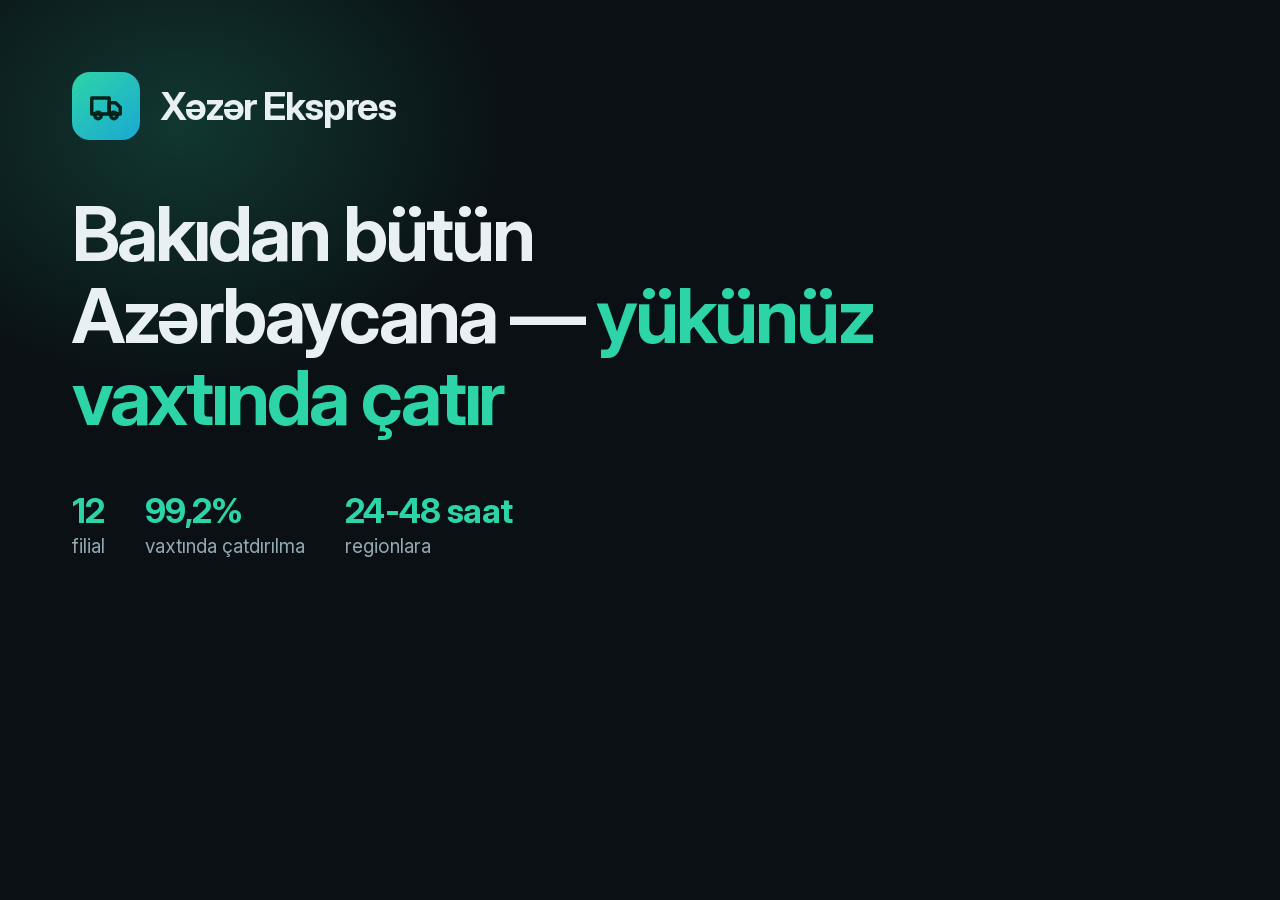
<file: tools/og-cover.html>
<!doctype html>
<html lang="az">
  <head>
    <meta charset="utf-8" />
    <style>
      @font-face {
        font-family: "Inter var";
        src: url("../assets/fonts/inter-var.woff2") format("woff2");
        font-weight: 100 900;
      }
      * { margin: 0; padding: 0; box-sizing: border-box; }
      body {
        width: 1200px; height: 630px;
        background: #0a1014;
        font-family: "Inter var", sans-serif;
        color: #e8f0f4;
        display: flex; flex-direction: column; justify-content: space-between;
        padding: 72px;
        position: relative; overflow: hidden;
      }
      body::before {
        content: ""; position: absolute;
        inset: -40% 45% 20% -25%;
        background: radial-gradient(closest-side, rgba(45,212,167,.20), transparent 70%);
      }
      .brand { display: flex; align-items: center; gap: 20px; position: relative; }
      .mark {
        width: 68px; height: 68px; border-radius: 18px;
        background: linear-gradient(140deg, #2dd4a7, #1aa8d4);
        display: grid; place-items: center; color: #04221a;
      }
      .mark svg { width: 38px; height: 38px; }
      .brand span { font-size: 38px; font-weight: 700; letter-spacing: -.03em; }
      h1 {
        font-size: 76px; font-weight: 660; line-height: 1.08;
        letter-spacing: -.04em; max-width: 17ch; position: relative;
      }
      .accent { color: #2dd4a7; }
      .foot { display: flex; gap: 40px; position: relative; }
      .foot div { display: flex; flex-direction: column; gap: 4px; }
      .foot strong { font-size: 34px; color: #2dd4a7; letter-spacing: -.02em; }
      .foot span { font-size: 19px; color: #93a9b4; }
    </style>
  </head>
  <body>
    <div class="brand">
      <span class="mark">
        <svg viewBox="0 0 24 24" fill="none" stroke="currentColor" stroke-width="2.2" stroke-linecap="round" stroke-linejoin="round">
          <path d="M3 7h11v10H3z" /><path d="M14 10h4l3 3v4h-7z" />
          <circle cx="7" cy="18" r="2" /><circle cx="17" cy="18" r="2" />
        </svg>
      </span>
      <span>Xəzər Ekspres</span>
    </div>

    <h1>Bakıdan bütün Azərbaycana — <span class="accent">yükünüz vaxtında çatır</span></h1>

    <div class="foot">
      <div><strong>12</strong><span>filial</span></div>
      <div><strong>99,2%</strong><span>vaxtında çatdırılma</span></div>
      <div><strong>24-48 saat</strong><span>regionlara</span></div>
    </div>
  </body>
</html>
</file>
<file: assets/css/style.css>
/* ==========================================================================
   Xəzər Ekspres — design system
   Dark-first. One stylesheet, no framework, no CDN: the whole site has to run
   from a folder on a client's machine.
   ========================================================================== */

/* --- Font ---------------------------------------------------------------- */
/* Inter, subset to Latin + Azerbaijani (Ə ə Ğ ğ İ ı Ş ş Ç ç Ö ö Ü ü) and the
   manat sign. 63 KB instead of 352 KB, and it ships with the site rather than
   from a CDN, so no third-party request is needed to render the first word. */
@font-face {
  font-family: "Inter var";
  src: url("../fonts/inter-var.woff2") format("woff2");
  font-weight: 100 900;
  font-style: normal;
  font-display: swap;
}

/* --- Tokens -------------------------------------------------------------- */
:root {
  /* Colour. The palette is built around the Caspian: deep water for ground,
     a mint-teal for anything that moves or can be acted on. */
  --bg: #0a1014;
  --bg-alt: #0d151a;
  --surface: #101a20;
  --surface-2: #16242c;
  --border: #1f3038;
  --border-strong: #2a414c;

  --text: #e8f0f4;
  --text-muted: #93a9b4;
  --text-dim: #6b8290;

  --accent: #2dd4a7;
  --accent-hover: #4fe0bb;
  --accent-soft: rgba(45, 212, 167, 0.12);
  --accent-line: rgba(45, 212, 167, 0.28);
  --accent-ink: #04221a;

  --warn: #ffb443;
  --warn-soft: rgba(255, 180, 67, 0.12);
  --danger: #ff6b6b;

  /* Spacing — 8px grid, with a 4px half-step for tight work. */
  --s-1: 0.25rem;
  --s-2: 0.5rem;
  --s-3: 0.75rem;
  --s-4: 1rem;
  --s-5: 1.5rem;
  --s-6: 2rem;
  --s-7: 3rem;
  --s-8: 4rem;
  --s-9: 6rem;

  /* Type scale — 1.25 ratio, fluid between 360px and 1280px. */
  --step--1: clamp(0.8125rem, 0.79rem + 0.11vw, 0.875rem);
  --step-0: clamp(0.9375rem, 0.91rem + 0.14vw, 1rem);
  --step-1: clamp(1.125rem, 1.07rem + 0.27vw, 1.25rem);
  --step-2: clamp(1.375rem, 1.28rem + 0.45vw, 1.5625rem);
  --step-3: clamp(1.625rem, 1.46rem + 0.8vw, 1.953rem);
  --step-4: clamp(1.875rem, 1.57rem + 1.5vw, 2.441rem);
  --step-5: clamp(2.25rem, 1.7rem + 2.6vw, 3.052rem);

  --r-sm: 6px;
  --r: 10px;
  --r-lg: 16px;
  --r-full: 999px;

  --shadow: 0 1px 2px rgba(0, 0, 0, 0.4), 0 8px 24px rgba(0, 0, 0, 0.28);
  --shadow-lg: 0 2px 4px rgba(0, 0, 0, 0.4), 0 16px 48px rgba(0, 0, 0, 0.4);

  --wrap: 1140px;
  --ease: cubic-bezier(0.32, 0.72, 0, 1);
  --dur: 200ms;

  color-scheme: dark;
}

/* --- Reset --------------------------------------------------------------- */
*,
*::before,
*::after { box-sizing: border-box; }

html {
  -webkit-text-size-adjust: 100%;
  scroll-behavior: smooth;
}

body {
  margin: 0;
  background: var(--bg);
  color: var(--text);
  font-family: "Inter var", ui-sans-serif, system-ui, -apple-system, "Segoe UI", Roboto, sans-serif;
  font-size: var(--step-0);
  line-height: 1.6;
  font-feature-settings: "kern" 1, "liga" 1, "calt" 1;
  -webkit-font-smoothing: antialiased;
  text-rendering: optimizeLegibility;
  min-height: 100vh;
  display: flex;
  flex-direction: column;
}

img,
svg { display: block; max-width: 100%; }
img { height: auto; }

h1, h2, h3, h4 {
  margin: 0;
  line-height: 1.15;
  letter-spacing: -0.02em;
  font-weight: 650;
  text-wrap: balance;
}
h1 { font-size: var(--step-5); letter-spacing: -0.035em; }
h2 { font-size: var(--step-4); letter-spacing: -0.03em; }
h3 { font-size: var(--step-2); }
h4 { font-size: var(--step-1); }

p { margin: 0; text-wrap: pretty; }

a { color: var(--accent); text-decoration-thickness: 1px; text-underline-offset: 3px; }
a:hover { color: var(--accent-hover); }

ul, ol { margin: 0; padding: 0; }

button,
input,
select,
textarea { font: inherit; color: inherit; }

/* Keyboard focus has to stay obvious on every interactive thing. */
:focus-visible {
  outline: 2px solid var(--accent);
  outline-offset: 2px;
  border-radius: var(--r-sm);
}

/* --- Layout -------------------------------------------------------------- */
.wrap {
  width: 100%;
  max-width: var(--wrap);
  margin-inline: auto;
  padding-inline: var(--s-5);
}

.section { padding-block: var(--s-9); }
.section--tight { padding-block: var(--s-8); }
.section--alt { background: var(--bg-alt); border-block: 1px solid var(--border); }

.stack > * + * { margin-top: var(--s-4); }
.stack-lg > * + * { margin-top: var(--s-6); }

.grid { display: grid; gap: var(--s-5); }
@media (min-width: 640px) { .grid--2 { grid-template-columns: repeat(2, 1fr); } }
@media (min-width: 900px) {
  .grid--3 { grid-template-columns: repeat(3, 1fr); }
  .grid--4 { grid-template-columns: repeat(4, 1fr); }
}

.section-head { max-width: 62ch; margin-bottom: var(--s-7); }
.section-head p { color: var(--text-muted); margin-top: var(--s-3); font-size: var(--step-1); }

/* --- Utility ------------------------------------------------------------- */
.muted { color: var(--text-muted); }
.dim { color: var(--text-dim); font-size: var(--step--1); }
.center { text-align: center; }

.visually-hidden {
  position: absolute;
  width: 1px; height: 1px;
  padding: 0; margin: -1px;
  overflow: hidden;
  clip-path: inset(50%);
  white-space: nowrap;
}

.skip-link {
  position: absolute;
  left: var(--s-4);
  top: -100px;
  z-index: 100;
  background: var(--accent);
  color: var(--accent-ink);
  padding: var(--s-3) var(--s-4);
  border-radius: var(--r);
  font-weight: 600;
  transition: top var(--dur) var(--ease);
}
.skip-link:focus { top: var(--s-4); }

/* --- Eyebrow / pill ------------------------------------------------------ */
.eyebrow {
  display: inline-flex;
  align-items: center;
  gap: var(--s-2);
  font-size: var(--step--1);
  font-weight: 600;
  letter-spacing: 0.04em;
  text-transform: uppercase;
  color: var(--accent);
  background: var(--accent-soft);
  border: 1px solid var(--accent-line);
  padding: var(--s-1) var(--s-3);
  border-radius: var(--r-full);
}
.eyebrow svg { width: 14px; height: 14px; }

/* --- Buttons ------------------------------------------------------------- */
.btn {
  display: inline-flex;
  align-items: center;
  justify-content: center;
  gap: var(--s-2);
  min-height: 48px;
  padding: var(--s-3) var(--s-5);
  border-radius: var(--r);
  border: 1px solid transparent;
  font-weight: 600;
  font-size: var(--step-0);
  text-decoration: none;
  cursor: pointer;
  white-space: nowrap;
  transition: background var(--dur) var(--ease), border-color var(--dur) var(--ease),
    transform var(--dur) var(--ease), color var(--dur) var(--ease);
}
.btn svg { width: 18px; height: 18px; flex: none; }
.btn:active { transform: translateY(1px); }

.btn--primary { background: var(--accent); color: var(--accent-ink); }
.btn--primary:hover { background: var(--accent-hover); color: var(--accent-ink); }

.btn--ghost { background: transparent; border-color: var(--border-strong); color: var(--text); }
.btn--ghost:hover { background: var(--surface-2); border-color: var(--accent-line); color: var(--text); }

.btn--block { width: 100%; }

/* --- Card ---------------------------------------------------------------- */
.card {
  background: var(--surface);
  border: 1px solid var(--border);
  border-radius: var(--r-lg);
  padding: var(--s-5);
  transition: border-color var(--dur) var(--ease), transform var(--dur) var(--ease),
    background var(--dur) var(--ease);
}
.card--link:hover {
  border-color: var(--accent-line);
  background: var(--surface-2);
  transform: translateY(-2px);
}
.card h3 { margin-bottom: var(--s-2); }
.card p { color: var(--text-muted); }

.card-icon {
  width: 44px;
  height: 44px;
  display: grid;
  place-items: center;
  border-radius: var(--r);
  background: var(--accent-soft);
  border: 1px solid var(--accent-line);
  color: var(--accent);
  margin-bottom: var(--s-4);
}
.card-icon svg { width: 22px; height: 22px; }

/* --- Forms --------------------------------------------------------------- */
.field { display: flex; flex-direction: column; gap: var(--s-2); }
.field label { font-size: var(--step--1); font-weight: 600; color: var(--text-muted); }

.input,
.select,
.textarea {
  width: 100%;
  min-height: 48px;
  padding: var(--s-3) var(--s-4);
  background: var(--bg);
  border: 1px solid var(--border-strong);
  border-radius: var(--r);
  color: var(--text);
  transition: border-color var(--dur) var(--ease), background var(--dur) var(--ease);
}
.input::placeholder,
.textarea::placeholder { color: var(--text-dim); }
.input:hover,
.select:hover,
.textarea:hover { border-color: var(--accent-line); }
.input:focus,
.select:focus,
.textarea:focus {
  outline: none;
  border-color: var(--accent);
  background: var(--surface);
  box-shadow: 0 0 0 3px var(--accent-soft);
}
.textarea { min-height: 130px; resize: vertical; padding-top: var(--s-3); }

.select {
  appearance: none;
  background-image: url("data:image/svg+xml,%3Csvg xmlns='http://www.w3.org/2000/svg' viewBox='0 0 24 24' fill='none' stroke='%2393a9b4' stroke-width='2' stroke-linecap='round'%3E%3Cpath d='m6 9 6 6 6-6'/%3E%3C/svg%3E");
  background-repeat: no-repeat;
  background-position: right var(--s-4) center;
  background-size: 18px;
  padding-right: var(--s-8);
}

.field-error {
  color: var(--danger);
  font-size: var(--step--1);
  display: none;
}
.field[data-invalid="true"] .field-error { display: block; }
.field[data-invalid="true"] .input,
.field[data-invalid="true"] .select { border-color: var(--danger); }

/* --- Header -------------------------------------------------------------- */
.site-header {
  position: sticky;
  top: 0;
  z-index: 50;
  background: rgba(10, 16, 20, 0.85);
  backdrop-filter: blur(12px);
  border-bottom: 1px solid var(--border);
}
.site-header__inner {
  display: flex;
  align-items: center;
  gap: var(--s-5);
  min-height: 72px;
}

.logo {
  display: inline-flex;
  align-items: center;
  gap: var(--s-3);
  font-weight: 700;
  font-size: var(--step-1);
  letter-spacing: -0.03em;
  color: var(--text);
  text-decoration: none;
  flex: none;
}
.logo:hover { color: var(--text); }
.logo__mark {
  width: 34px;
  height: 34px;
  border-radius: 9px;
  background: linear-gradient(140deg, var(--accent), #1aa8d4);
  display: grid;
  place-items: center;
  color: var(--accent-ink);
  flex: none;
}
.logo__mark svg { width: 19px; height: 19px; }

.nav { margin-left: auto; }
.nav__list { display: flex; align-items: center; gap: var(--s-1); list-style: none; }
.nav__link {
  display: block;
  padding: var(--s-2) var(--s-3);
  border-radius: var(--r-sm);
  color: var(--text-muted);
  text-decoration: none;
  font-weight: 500;
  font-size: var(--step-0);
  transition: color var(--dur) var(--ease), background var(--dur) var(--ease);
}
.nav__link:hover { color: var(--text); background: var(--surface-2); }
.nav__link[aria-current="page"] { color: var(--accent); }

.header-cta { flex: none; }

.nav-toggle {
  display: none;
  align-items: center;
  justify-content: center;
  width: 48px;
  height: 48px;
  margin-left: auto;
  background: transparent;
  border: 1px solid var(--border-strong);
  border-radius: var(--r);
  cursor: pointer;
  color: var(--text);
}
.nav-toggle svg { width: 22px; height: 22px; }
.nav-toggle__close { display: none; }
.nav-toggle[aria-expanded="true"] .nav-toggle__open { display: none; }
.nav-toggle[aria-expanded="true"] .nav-toggle__close { display: block; }

@media (max-width: 900px) {
  .nav-toggle { display: inline-flex; }
  .nav {
    display: none;
    position: absolute;
    inset: 72px 0 auto;
    background: var(--surface);
    border-bottom: 1px solid var(--border);
    padding: var(--s-4) var(--s-5) var(--s-6);
    margin: 0;
  }
  .nav[data-open="true"] { display: block; }
  .nav__list { flex-direction: column; align-items: stretch; gap: var(--s-1); }
  .nav__link { padding: var(--s-3) var(--s-4); font-size: var(--step-1); }
  .header-cta { display: none; }
}

/* --- Footer -------------------------------------------------------------- */
.site-footer {
  margin-top: auto;
  background: var(--bg-alt);
  border-top: 1px solid var(--border);
  padding-block: var(--s-8) var(--s-6);
}
.footer-grid { display: grid; gap: var(--s-6); }
@media (min-width: 760px) { .footer-grid { grid-template-columns: 1.4fr 1fr 1fr 1.2fr; } }

.footer-col h4 { font-size: var(--step-0); margin-bottom: var(--s-4); }
.footer-col ul { list-style: none; display: grid; gap: var(--s-2); }
.footer-col a { color: var(--text-muted); text-decoration: none; font-size: var(--step-0); }
.footer-col a:hover { color: var(--accent); }

.footer-bottom {
  margin-top: var(--s-7);
  padding-top: var(--s-5);
  border-top: 1px solid var(--border);
  display: flex;
  flex-wrap: wrap;
  gap: var(--s-4);
  justify-content: space-between;
  align-items: center;
  color: var(--text-dim);
  font-size: var(--step--1);
}

.social { display: flex; gap: var(--s-2); list-style: none; }
.social a {
  width: 40px;
  height: 40px;
  display: grid;
  place-items: center;
  border: 1px solid var(--border-strong);
  border-radius: var(--r);
  color: var(--text-muted);
  transition: color var(--dur) var(--ease), border-color var(--dur) var(--ease);
}
.social a:hover { color: var(--accent); border-color: var(--accent-line); }
.social svg { width: 18px; height: 18px; }

/* The demo notice. This site is a portfolio piece, and it says so. */
.demo-notice {
  background: var(--warn-soft);
  border: 1px solid rgba(255, 180, 67, 0.3);
  border-radius: var(--r);
  padding: var(--s-3) var(--s-4);
  color: var(--warn);
  font-size: var(--step--1);
  display: flex;
  gap: var(--s-3);
  align-items: flex-start;
}
.demo-notice svg { width: 18px; height: 18px; flex: none; margin-top: 2px; }
.demo-notice a { color: var(--warn); }

/* --- Motion -------------------------------------------------------------- */
@media (prefers-reduced-motion: reduce) {
  html { scroll-behavior: auto; }
  *,
  *::before,
  *::after {
    animation-duration: 0.01ms !important;
    animation-iteration-count: 1 !important;
    transition-duration: 0.01ms !important;
  }
}

/* --- Hero ---------------------------------------------------------------- */
.hero {
  position: relative;
  padding-block: var(--s-8);
  overflow: hidden;
}
/* A single soft light source behind the copy. Cheaper than an image and it
   never blocks the first paint. */
.hero::before {
  content: "";
  position: absolute;
  inset: -30% 40% 30% -20%;
  background: radial-gradient(closest-side, rgba(45, 212, 167, 0.13), transparent 70%);
  pointer-events: none;
}
.hero__inner {
  position: relative;
  display: grid;
  gap: var(--s-8);
  align-items: start;
}
@media (min-width: 960px) {
  .hero__inner { grid-template-columns: 1.15fr 0.85fr; gap: var(--s-9); align-items: center; }
}
.hero__copy h1 { margin-block: var(--s-5) var(--s-5); }
.hero__lede {
  font-size: var(--step-1);
  color: var(--text-muted);
  max-width: 54ch;
}
.hero__actions {
  display: flex;
  flex-wrap: wrap;
  gap: var(--s-3);
  margin-top: var(--s-6);
}

/* --- Tracking box -------------------------------------------------------- */
.track-box {
  background: var(--surface);
  border: 1px solid var(--border-strong);
  border-radius: var(--r-lg);
  padding: var(--s-6);
  box-shadow: var(--shadow-lg);
}
.track-box__title { font-size: var(--step-2); margin-bottom: var(--s-2); }
.track-form { margin-top: var(--s-5); display: grid; gap: var(--s-4); }
.track-form .input { font-size: var(--step-1); letter-spacing: 0.08em; text-transform: uppercase; }
.track-form .input::placeholder { letter-spacing: 0.08em; }

/* --- Stats --------------------------------------------------------------- */
.stats__list {
  list-style: none;
  display: grid;
  gap: var(--s-5);
  grid-template-columns: repeat(2, 1fr);
  border-block: 1px solid var(--border);
  padding-block: var(--s-6);
}
@media (min-width: 860px) { .stats__list { grid-template-columns: repeat(4, 1fr); } }
.stats__list li { display: flex; flex-direction: column; gap: var(--s-1); }
.stats__list strong {
  font-size: var(--step-4);
  font-weight: 680;
  letter-spacing: -0.03em;
  color: var(--accent);
  font-variant-numeric: tabular-nums;
}
.stats__list span { color: var(--text-muted); font-size: var(--step--1); }

/* --- Calculator ---------------------------------------------------------- */
.calc { display: grid; gap: var(--s-8); align-items: center; }
@media (min-width: 960px) { .calc { grid-template-columns: 1fr 420px; gap: var(--s-9); } }
.calc__copy .section-head { margin-bottom: var(--s-5); }

.tick-list { list-style: none; display: grid; gap: var(--s-3); }
.tick-list li { display: flex; align-items: flex-start; gap: var(--s-3); color: var(--text-muted); }
.tick-list svg { width: 20px; height: 20px; flex: none; color: var(--accent); margin-top: 2px; }

.calc__panel {
  background: var(--surface);
  border: 1px solid var(--border-strong);
  border-radius: var(--r-lg);
  padding: var(--s-6);
  display: grid;
  gap: var(--s-4);
  box-shadow: var(--shadow);
}
.calc__title { font-size: var(--step-1); margin-bottom: var(--s-1); }

.calc__result {
  display: grid;
  gap: var(--s-1);
  background: var(--accent-soft);
  border: 1px solid var(--accent-line);
  border-radius: var(--r);
  padding: var(--s-4) var(--s-5);
  margin-top: var(--s-1);
}
.calc__result-label { font-size: var(--step--1); color: var(--text-muted); }
.calc__result-value {
  font-size: var(--step-4);
  font-weight: 680;
  letter-spacing: -0.03em;
  color: var(--accent);
  font-variant-numeric: tabular-nums;
  transition: opacity 120ms var(--ease);
}
.calc__result-value[data-updating="true"] { opacity: 0.45; }
.calc__result-note { font-size: var(--step--1); color: var(--text-dim); }

/* --- Steps --------------------------------------------------------------- */
.steps {
  list-style: none;
  display: grid;
  gap: var(--s-5);
  counter-reset: step;
}
@media (min-width: 700px) { .steps { grid-template-columns: repeat(2, 1fr); } }
@media (min-width: 1000px) { .steps { grid-template-columns: repeat(4, 1fr); } }

.steps__item {
  position: relative;
  padding-top: var(--s-6);
  border-top: 2px solid var(--border-strong);
}
.steps__item h3 { font-size: var(--step-1); margin-bottom: var(--s-2); }
.steps__item p { color: var(--text-muted); font-size: var(--step-0); }
.steps__num {
  position: absolute;
  top: calc(var(--s-6) * -0.5 - 6px);
  left: 0;
  width: 34px;
  height: 34px;
  display: grid;
  place-items: center;
  border-radius: var(--r-full);
  background: var(--bg-alt);
  border: 2px solid var(--accent);
  color: var(--accent);
  font-weight: 700;
  font-size: var(--step--1);
}

/* --- FAQ ----------------------------------------------------------------- */
.faq__list { display: grid; gap: var(--s-3); max-width: 78ch; }
.faq__item {
  background: var(--surface);
  border: 1px solid var(--border);
  border-radius: var(--r);
  transition: border-color var(--dur) var(--ease);
}
.faq__item[open] { border-color: var(--accent-line); }
.faq__item summary {
  cursor: pointer;
  list-style: none;
  padding: var(--s-4) var(--s-5);
  font-weight: 600;
  display: flex;
  align-items: center;
  justify-content: space-between;
  gap: var(--s-4);
  min-height: 56px;
}
.faq__item summary::-webkit-details-marker { display: none; }
.faq__item summary::after {
  content: "";
  width: 12px;
  height: 12px;
  flex: none;
  border-right: 2px solid var(--text-muted);
  border-bottom: 2px solid var(--text-muted);
  transform: rotate(45deg) translate(-2px, -2px);
  transition: transform var(--dur) var(--ease), border-color var(--dur) var(--ease);
}
.faq__item[open] summary::after {
  transform: rotate(-135deg) translate(-2px, -2px);
  border-color: var(--accent);
}
.faq__item p { padding: 0 var(--s-5) var(--s-5); color: var(--text-muted); }

/* --- CTA ----------------------------------------------------------------- */
.cta__inner {
  display: grid;
  gap: var(--s-6);
  align-items: center;
}
@media (min-width: 860px) { .cta__inner { grid-template-columns: 1fr auto; gap: var(--s-8); } }
.cta__inner p { margin-top: var(--s-3); max-width: 52ch; }
.cta__actions { display: flex; flex-wrap: wrap; gap: var(--s-3); }

/* --- No-JS fallbacks ----------------------------------------------------- */
/* Without script the toggle cannot work, so the menu is simply always open
   rather than a button that does nothing. */
.no-js .nav-toggle { display: none; }
@media (max-width: 900px) {
  .no-js .nav {
    display: block;
    position: static;
    inset: auto;
    background: transparent;
    border: 0;
    padding: 0 0 var(--s-4);
    width: 100%;
  }
  .no-js .site-header__inner { flex-wrap: wrap; }
}

/* --- Inner page header --------------------------------------------------- */
.page-head {
  padding-block: var(--s-8) var(--s-7);
  border-bottom: 1px solid var(--border);
  background:
    radial-gradient(60% 120% at 15% 0%, rgba(45, 212, 167, 0.08), transparent 70%),
    var(--bg-alt);
}
.page-head h1 { margin-block: var(--s-4) var(--s-4); max-width: 20ch; }
.page-head__lede { color: var(--text-muted); font-size: var(--step-1); max-width: 62ch; }

/* --- Table --------------------------------------------------------------- */
.table-wrap {
  overflow-x: auto;
  border: 1px solid var(--border);
  border-radius: var(--r-lg);
  background: var(--surface);
}
.table {
  width: 100%;
  border-collapse: collapse;
  min-width: 640px;
  font-variant-numeric: tabular-nums;
}
.table th,
.table td {
  text-align: left;
  padding: var(--s-4) var(--s-5);
  border-bottom: 1px solid var(--border);
  vertical-align: top;
}
.table thead th {
  font-size: var(--step--1);
  text-transform: uppercase;
  letter-spacing: 0.05em;
  color: var(--text-dim);
  font-weight: 600;
  background: var(--bg-alt);
  white-space: nowrap;
}
.table tbody tr:last-child th,
.table tbody tr:last-child td { border-bottom: 0; }
.table tbody tr:hover { background: var(--surface-2); }
.table tbody th { font-weight: 600; }
.table td { color: var(--accent); font-weight: 600; }
.table td:last-child { color: var(--text); font-weight: 500; }
.table__sub {
  display: block;
  font-size: var(--step--1);
  color: var(--text-dim);
  font-weight: 400;
  margin-top: 2px;
}

/* On a phone the table turns into stacked rows with their own labels. */
@media (max-width: 700px) {
  .table { min-width: 0; }
  .table thead { display: none; }
  .table tbody tr {
    display: grid;
    gap: var(--s-2);
    padding: var(--s-4) var(--s-5);
    border-bottom: 1px solid var(--border);
  }
  .table tbody th,
  .table tbody td { border: 0; padding: 0; }
  .table tbody td::before {
    content: attr(data-label) ": ";
    color: var(--text-dim);
    font-weight: 400;
  }
}

.note-grid {
  display: grid;
  gap: var(--s-4);
  margin-top: var(--s-6);
}
@media (min-width: 800px) { .note-grid { grid-template-columns: repeat(3, 1fr); } }
.note {
  border-left: 2px solid var(--accent-line);
  padding-left: var(--s-4);
}
.note h3 { font-size: var(--step-0); margin-bottom: var(--s-2); }
.note p { color: var(--text-muted); font-size: var(--step-0); }

/* --- Tracking page ------------------------------------------------------- */
/* Left-aligned with the page heading above it rather than centred, so the eye
   does not have to jump sideways between the two. */
.track-page { display: grid; gap: var(--s-6); max-width: 900px; margin-inline: 0; }
.track-panel {
  display: grid;
  gap: var(--s-4);
  align-items: end;
  background: var(--surface);
  border: 1px solid var(--border-strong);
  border-radius: var(--r-lg);
  padding: var(--s-6);
}
@media (min-width: 640px) { .track-panel { grid-template-columns: 1fr auto; } }
.track-panel .input { font-size: var(--step-1); letter-spacing: 0.08em; text-transform: uppercase; }

.sample-codes h2 { font-size: var(--step-0); color: var(--text-muted); margin-bottom: var(--s-3); }
.sample-codes ul { list-style: none; display: grid; gap: var(--s-2); }
.sample-codes li { display: flex; align-items: center; gap: var(--s-3); flex-wrap: wrap; }
.code-chip {
  background: var(--surface-2);
  border: 1px solid var(--border-strong);
  color: var(--accent);
  font-family: ui-monospace, "SF Mono", Menlo, Consolas, monospace;
  font-size: var(--step--1);
  letter-spacing: 0.06em;
  padding: var(--s-2) var(--s-3);
  border-radius: var(--r-sm);
  cursor: pointer;
  min-height: 36px;
  transition: border-color var(--dur) var(--ease), background var(--dur) var(--ease);
}
.code-chip:hover { border-color: var(--accent); background: var(--accent-soft); }

.track-result:empty { display: none; }
.result-card {
  background: var(--surface);
  border: 1px solid var(--border-strong);
  border-radius: var(--r-lg);
  overflow: hidden;
}
.result-card__head {
  padding: var(--s-5) var(--s-6);
  border-bottom: 1px solid var(--border);
  display: flex;
  flex-wrap: wrap;
  gap: var(--s-4);
  align-items: center;
  justify-content: space-between;
}
.result-card__code {
  font-family: ui-monospace, "SF Mono", Menlo, Consolas, monospace;
  font-size: var(--step-2);
  letter-spacing: 0.06em;
}
.result-card__body { padding: var(--s-6); display: grid; gap: var(--s-6); }
@media (min-width: 760px) { .result-card__body { grid-template-columns: 260px 1fr; } }

.badge {
  display: inline-flex;
  align-items: center;
  gap: var(--s-2);
  padding: var(--s-1) var(--s-3);
  border-radius: var(--r-full);
  font-size: var(--step--1);
  font-weight: 600;
  border: 1px solid;
}
.badge::before { content: ""; width: 7px; height: 7px; border-radius: 50%; background: currentColor; }
.badge[data-tone="wait"] { color: var(--warn); border-color: rgba(255, 180, 67, 0.35); background: var(--warn-soft); }
.badge[data-tone="move"] { color: var(--accent); border-color: var(--accent-line); background: var(--accent-soft); }
.badge[data-tone="done"] { color: #7dd3fc; border-color: rgba(125, 211, 252, 0.32); background: rgba(125, 211, 252, 0.1); }

.result-meta { list-style: none; display: grid; gap: var(--s-4); align-content: start; }
.result-meta dt,
.result-meta__label { font-size: var(--step--1); color: var(--text-dim); }
.result-meta__value { display: block; margin-top: 2px; }

/* Timeline: newest event first, with the line drawn between the dots. */
.timeline { list-style: none; display: grid; gap: var(--s-5); position: relative; }
.timeline__item { position: relative; padding-left: var(--s-6); }
.timeline__item::before {
  content: "";
  position: absolute;
  left: 3px;
  top: 6px;
  width: 11px;
  height: 11px;
  border-radius: 50%;
  background: var(--bg);
  border: 2px solid var(--border-strong);
}
.timeline__item:first-child::before { border-color: var(--accent); background: var(--accent); }
.timeline__item:not(:last-child)::after {
  content: "";
  position: absolute;
  left: 8px;
  top: 20px;
  bottom: calc(var(--s-5) * -1 + 4px);
  width: 1px;
  background: var(--border-strong);
}
.timeline__date { font-size: var(--step--1); color: var(--text-dim); font-variant-numeric: tabular-nums; }
.timeline__text { font-weight: 600; margin-top: 2px; }
.timeline__place { font-size: var(--step--1); color: var(--text-muted); }

.result-empty {
  background: var(--surface);
  border: 1px solid rgba(255, 107, 107, 0.35);
  border-radius: var(--r-lg);
  padding: var(--s-6);
}
.result-empty h2 { font-size: var(--step-1); color: var(--danger); margin-bottom: var(--s-3); }
.result-empty p { color: var(--text-muted); }

/* --- Forms: order and contact -------------------------------------------- */
.fieldset {
  border: 1px solid var(--border);
  border-radius: var(--r-lg);
  padding: var(--s-5);
  margin: 0 0 var(--s-5);
  display: grid;
  gap: var(--s-4);
}
.fieldset legend {
  padding-inline: var(--s-3);
  font-weight: 650;
  font-size: var(--step-0);
  color: var(--accent);
}
.field-row { display: grid; gap: var(--s-4); }
@media (min-width: 640px) { .field-row { grid-template-columns: 1fr 1fr; } }
.req { color: var(--accent); }

.order { display: grid; gap: var(--s-6); align-items: start; }
@media (min-width: 980px) { .order { grid-template-columns: 1fr 340px; gap: var(--s-8); } }
.order__aside { display: grid; gap: var(--s-4); position: sticky; top: 96px; }
.order__aside h2 { font-size: var(--step-1); }
.order__summary {
  display: grid;
  gap: var(--s-1);
  background: var(--accent-soft);
  border: 1px solid var(--accent-line);
  border-radius: var(--r);
  padding: var(--s-4) var(--s-5);
  margin-bottom: var(--s-5);
}

.form-status:empty { display: none; }
.form-status {
  margin-top: var(--s-4);
  padding: var(--s-4) var(--s-5);
  border-radius: var(--r);
  border: 1px solid var(--accent-line);
  background: var(--accent-soft);
  color: var(--accent);
  font-size: var(--step-0);
}
.form-status[data-tone="error"] {
  border-color: rgba(255, 107, 107, 0.35);
  background: rgba(255, 107, 107, 0.1);
  color: var(--danger);
}

.contact { display: grid; gap: var(--s-6); align-items: start; }
@media (min-width: 980px) { .contact { grid-template-columns: 380px 1fr; gap: var(--s-8); } }
.contact__form {
  background: var(--surface);
  border: 1px solid var(--border-strong);
  border-radius: var(--r-lg);
  padding: var(--s-6);
  display: grid;
  gap: var(--s-4);
}
.contact__form h2 { font-size: var(--step-2); }
.contact__form > p { margin-top: calc(var(--s-3) * -1); }
.contact__channels h2 { font-size: var(--step-1); margin-bottom: var(--s-2); }
.contact__big { font-size: var(--step-1); font-weight: 600; }

/* --- Services ------------------------------------------------------------ */
.service-list { display: grid; gap: var(--s-5); }
.service {
  display: grid;
  gap: var(--s-5);
  background: var(--surface);
  border: 1px solid var(--border);
  border-radius: var(--r-lg);
  padding: var(--s-6);
  scroll-margin-top: 96px;
}
@media (min-width: 860px) { .service { grid-template-columns: 1fr 260px; gap: var(--s-8); } }
.service h2 { font-size: var(--step-3); }
.service__lede { color: var(--accent); font-weight: 600; margin-block: var(--s-2) var(--s-3); }
.service__points { margin-top: var(--s-5); }
.service__side {
  display: grid;
  gap: var(--s-3);
  align-content: start;
  padding-top: var(--s-2);
}
.service__price {
  font-size: var(--step-2);
  font-weight: 680;
  letter-spacing: -0.03em;
  color: var(--text);
  font-variant-numeric: tabular-nums;
}

/* --- Branches ------------------------------------------------------------ */
.branch-list { display: grid; gap: var(--s-8); }
.branch-group h2 { font-size: var(--step-2); margin-bottom: var(--s-5); }
.branch {
  background: var(--surface);
  border: 1px solid var(--border);
  border-radius: var(--r);
  padding: var(--s-5);
}
.branch h3 { font-size: var(--step-0); margin-bottom: var(--s-2); }
.branch__address { color: var(--text-muted); }
.branch__hours { color: var(--text-dim); font-size: var(--step--1); margin-block: var(--s-2); }

/* --- About --------------------------------------------------------------- */
.about { display: grid; gap: var(--s-7); align-items: start; }
@media (min-width: 980px) { .about { grid-template-columns: 1fr 340px; gap: var(--s-8); } }
.about h2 { font-size: var(--step-2); margin-bottom: var(--s-3); }
.about__main p { max-width: 68ch; }
.about__aside { display: grid; gap: var(--s-4); }
.about__aside h3 { font-size: var(--step-1); margin-bottom: var(--s-4); }

.fact-list { list-style: none; display: grid; gap: var(--s-4); }
.fact-list li { display: flex; align-items: baseline; gap: var(--s-4); }
.fact-list strong {
  font-size: var(--step-2);
  color: var(--accent);
  font-variant-numeric: tabular-nums;
  min-width: 5ch;
}
.fact-list span { color: var(--text-muted); font-size: var(--step--1); }

/* --- Prose (privacy) ----------------------------------------------------- */
.prose { max-width: 72ch; }
.prose h2 { font-size: var(--step-2); margin-top: var(--s-7); margin-bottom: var(--s-3); }
.prose h2:first-child { margin-top: 0; }
.prose p { color: var(--text-muted); }

/* --- 404 ----------------------------------------------------------------- */
.notfound { padding-block: var(--s-9); }
.notfound h1 { max-width: 18ch; margin-inline: auto; }

/* --- CTA photograph ------------------------------------------------------ */
/* The only stock photo on the site. Most logistics stock shots carry the
   giveaways of somewhere else -- Korean plates, IKEA signage -- which on an
   Azerbaijani courier's site reads as borrowed. This one is night, motion-blurred
   and free of any text or legible plate, so it stays about movement.
   WebP is 47 KB against 116 KB for the JPEG that follows it as a fallback. */
.cta--photo {
  position: relative;
  isolation: isolate;
  border-block: 1px solid var(--border);
  background-color: var(--bg-alt);
  background-image: url("../img/van-night.jpg");
  background-image: image-set(url("../img/van-night.webp") type("image/webp"), url("../img/van-night.jpg") type("image/jpeg"));
  background-size: cover;
  background-position: 60% center;
}
/* Two layers: a flat wash to hold contrast everywhere, and a left-weighted
   gradient so the copy sits on the darkest part of the frame. */
.cta--photo::before {
  content: "";
  position: absolute;
  inset: 0;
  z-index: -1;
  background:
    linear-gradient(95deg, rgba(10, 16, 20, 0.96) 30%, rgba(10, 16, 20, 0.72) 62%, rgba(10, 16, 20, 0.55) 100%),
    rgba(10, 16, 20, 0.35);
}
.cta--photo .cta__inner { padding-block: var(--s-6); }
</file>
